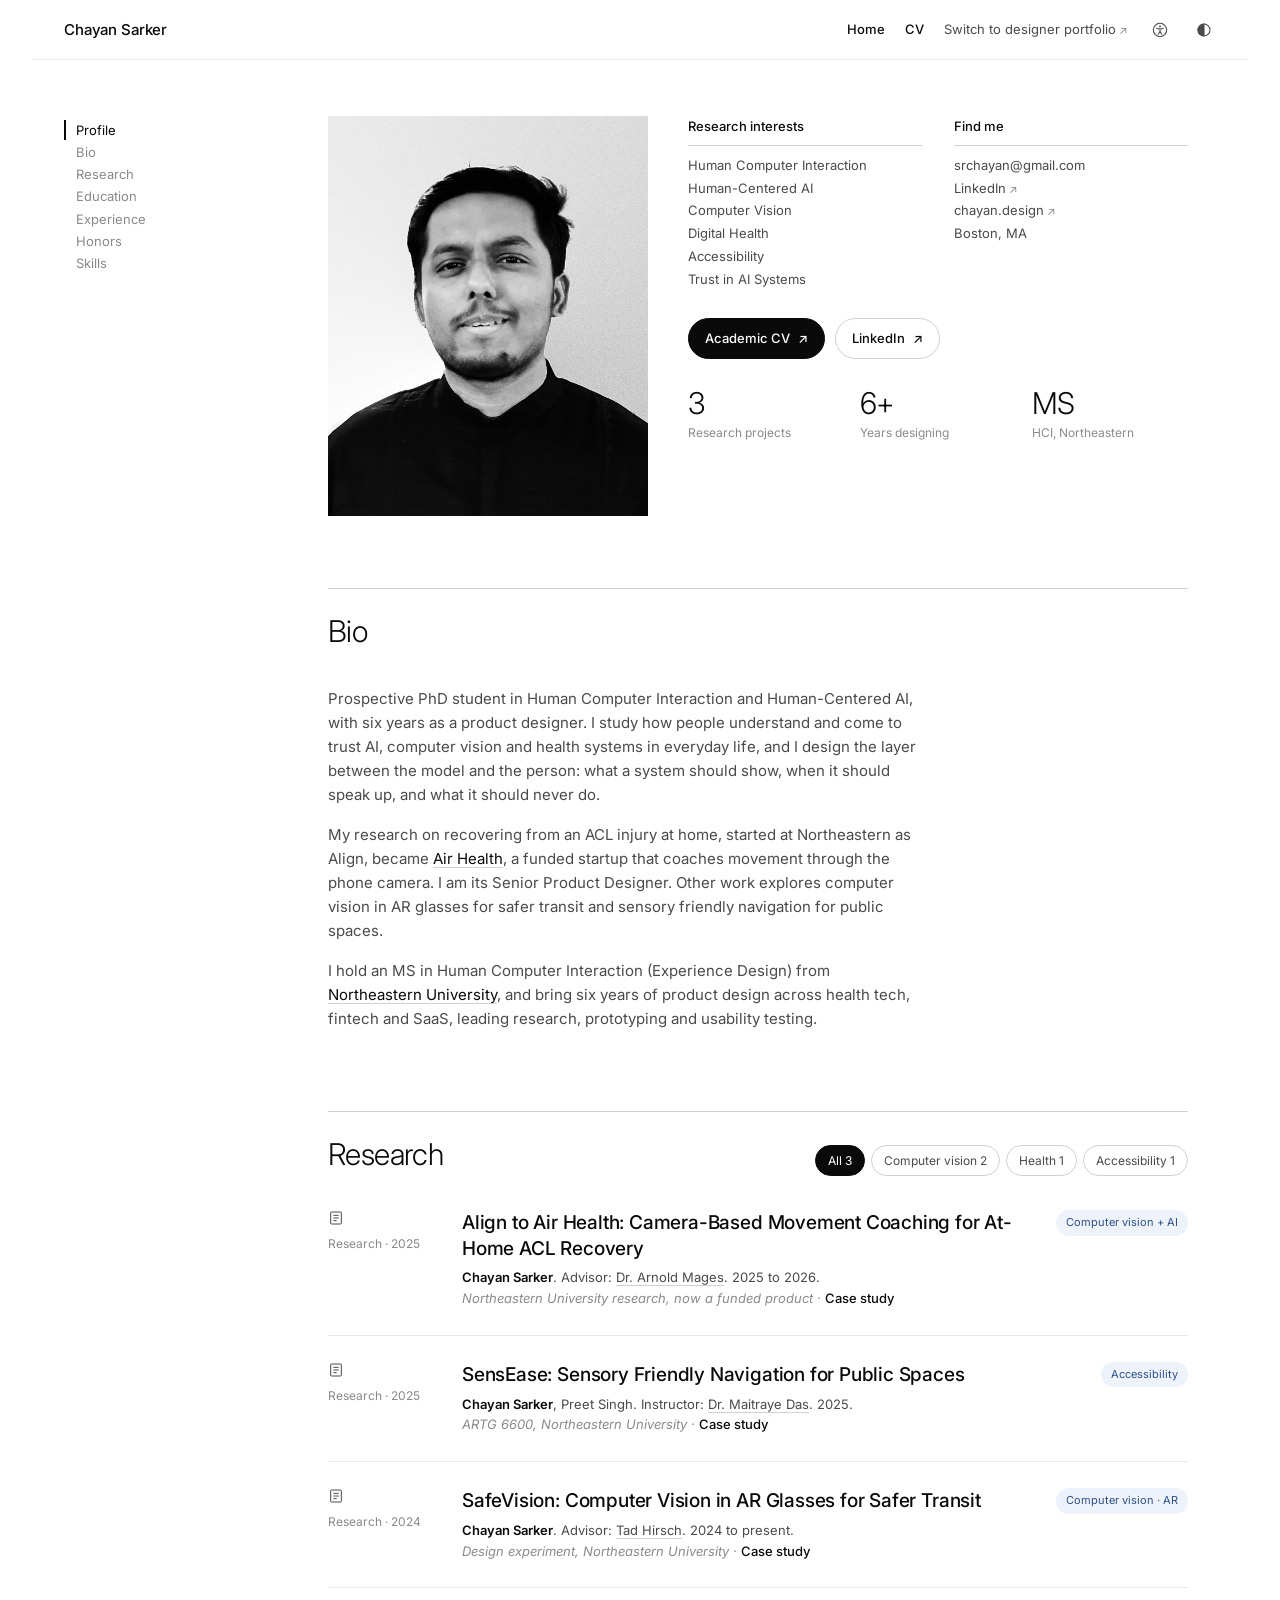
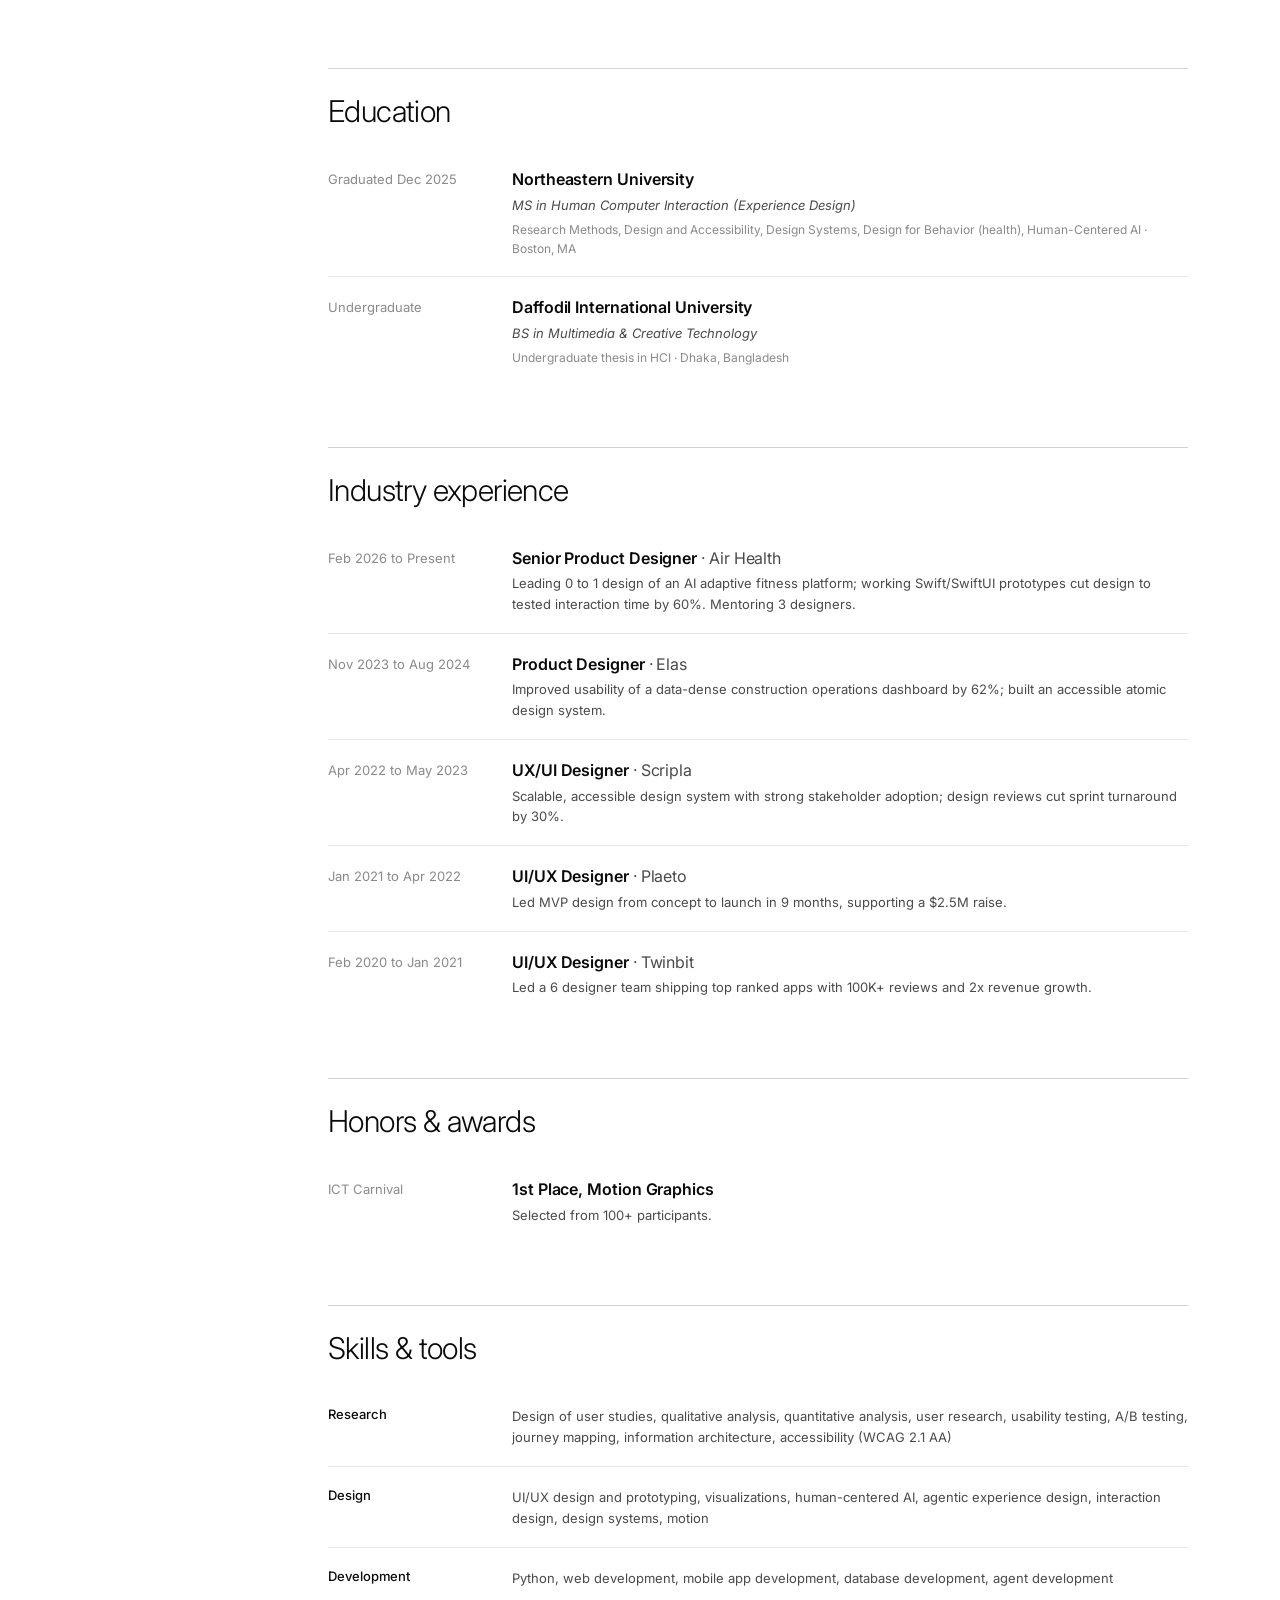
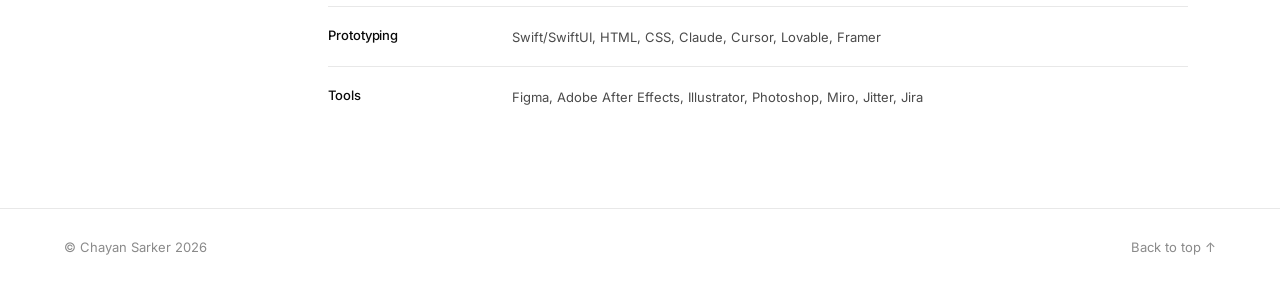
<file: index.html>
<!DOCTYPE html>
<html lang="en">
<head>
<meta charset="utf-8" />
<meta name="viewport" content="width=device-width, initial-scale=1" />
<title>Chayan Sarker · Academic profile</title>
<meta name="description" content="Chayan Sarker is a designer and researcher in human computer interaction, working on AI, computer vision and health, and how people come to trust these systems in everyday life." />
<link rel="icon" href="assets/favicon.png?v=2" type="image/png" />
<link rel="apple-touch-icon" href="assets/apple-touch-icon.png" />

<link rel="preconnect" href="https://fonts.googleapis.com" />
<link rel="preconnect" href="https://fonts.gstatic.com" crossorigin />
<link href="https://fonts.googleapis.com/css2?family=Inter:ital,wght@0,300;0,400;0,500;0,600;1,400&display=swap" rel="stylesheet" />
<link rel="stylesheet" href="home.css?v=16" />

<script>
  (function () {
    var saved = null;
    try { saved = localStorage.getItem("theme"); } catch (e) {}
    var dark = saved ? saved === "dark" : matchMedia("(prefers-color-scheme: dark)").matches;
    document.documentElement.setAttribute("data-theme", dark ? "dark" : "light");
    try {
      var a = JSON.parse(localStorage.getItem("a11y")) || {}, r = document.documentElement;
      ["size","lh","ls","ws"].forEach(function (k) { if (a[k]) r.setAttribute("data-a11y-" + k, a[k]); });
      if (a.font) r.setAttribute("data-a11y-font", a.font);
      if (a.contrast) r.setAttribute("data-contrast", a.contrast);
      if (a.inputs) r.setAttribute("data-a11y-inputs", "on");
      if (a.motion) r.setAttribute("data-a11y-motion", "off");
    } catch (e) {}
  })();
</script>
</head>

<body id="top">

<header class="topbar">
  <div class="topbar-inner">
    <a class="brand" href="#top">Chayan Sarker</a>
    <div class="topbar-right">
      <a class="nav-link" href="#top">Home</a>
      <a class="nav-link" href="https://drive.google.com/file/d/1RV18TDG1cDBnGWZVuBGNNlk-Ste_xjFC/view?usp=sharing" target="_blank" rel="noopener">CV</a>
      <a class="hide-sm ext" href="https://www.chayan.design" target="_blank" rel="noopener">Switch to designer portfolio</a>
      <button class="theme-btn" id="a11y-btn" aria-label="Accessibility settings" aria-controls="a11y-panel" aria-expanded="false">
        <svg viewBox="0 0 24 24" fill="none" stroke="currentColor" stroke-width="1.6" stroke-linecap="round" aria-hidden="true"><circle cx="12" cy="12" r="10"/><circle cx="12" cy="6.8" r="1.4" fill="currentColor" stroke="none"/><path d="M7 9.6l5 1 5-1M12 10.6v3.4M12 14l-2.6 4.4M12 14l2.6 4.4"/></svg>
      </button>
      <button class="theme-btn" id="theme-btn" aria-label="Toggle dark mode">
        <svg viewBox="0 0 24 24" fill="none" stroke="currentColor" stroke-width="1.6" aria-hidden="true"><circle cx="12" cy="12" r="9"/><path d="M12 3a9 9 0 0 0 0 18z" fill="currentColor"/></svg>
      </button>
    </div>
  </div>
</header>

<main class="page">

  <h1 class="sr-only">Chayan Sarker</h1>

  <div class="layout">
    <nav class="toc" id="toc" aria-label="On this page">
      <a href="#profile" class="active">Profile</a>
      <a href="#bio">Bio</a>
      <a href="#research">Research</a>
      <a href="#education">Education</a>
      <a href="#experience">Experience</a>
      <a href="#honors">Honors</a>
      <a href="#skills">Skills</a>
    </nav>

    <div class="content">

      <!-- Profile -->
      <section class="profile" id="profile">
        <div class="portrait"><img src="assets/portrait.jpg?v=6" alt="Photo of Chayan Sarker" width="1400" height="1400" /></div>

        <div class="facts">
          <div class="fact">
            <p class="fact-head">Research interests</p>
            <ul>
              <li>Human Computer Interaction</li>
              <li>Human-Centered AI</li>
              <li>Computer Vision</li>
              <li>Digital Health</li>
              <li>Accessibility</li>
              <li>Trust in AI Systems</li>
            </ul>
          </div>
          <div class="fact">
            <p class="fact-head">Find me</p>
            <ul>
              <li><a href="mailto:srchayan@gmail.com">srchayan@gmail.com</a></li>
              <li><a class="ext" href="https://www.linkedin.com/in/thechayansarker" target="_blank" rel="noopener">LinkedIn</a></li>
              <li><a class="ext" href="https://www.chayan.design" target="_blank" rel="noopener">chayan.design</a></li>
              <li>Boston, MA</li>
            </ul>
          </div>

          <div class="actions">
            <a class="btn primary" href="https://drive.google.com/file/d/1RV18TDG1cDBnGWZVuBGNNlk-Ste_xjFC/view?usp=sharing" target="_blank" rel="noopener">Academic CV <span aria-hidden="true">&#8599;</span></a>
            <a class="btn" href="https://www.linkedin.com/in/thechayansarker" target="_blank" rel="noopener">LinkedIn <span aria-hidden="true">&#8599;</span></a>          </div>

          <div class="stats">
            <div class="stat"><b>3</b><span>Research projects</span></div>
            <div class="stat"><b>6+</b><span>Years designing</span></div>
            <div class="stat"><b>MS</b><span>HCI, Northeastern</span></div>
          </div>
        </div>
      </section>

      <!-- Bio -->
      <section class="sec bio" id="bio">
        <div class="sec-head"><h2>Bio</h2></div>
        <p>Prospective PhD student in Human Computer Interaction and Human-Centered AI, with six years as a product designer. I study how people understand and come to trust AI, computer vision and health systems in everyday life, and I design the layer between the model and the person: what a system should show, when it should speak up, and what it should never do.</p>
        <p>My research on recovering from an ACL injury at home, started at Northeastern as Align, became <a href="https://www.airhealth.co" target="_blank" rel="noopener">Air Health</a>, a funded startup that coaches movement through the phone camera. I am its Senior Product Designer. Other work explores computer vision in AR glasses for safer transit and sensory friendly navigation for public spaces.</p>
        <p>I hold an MS in Human Computer Interaction (Experience Design) from <a href="https://www.northeastern.edu" target="_blank" rel="noopener">Northeastern University</a>, and bring six years of product design across health tech, fintech and SaaS, leading research, prototyping and usability testing.</p>
      </section>

      <!-- Research -->
      <section class="sec" id="research">
        <span id="work"></span>
        <div class="sec-head">
          <h2>Research</h2>
          <div class="filters" id="filters" role="group" aria-label="Filter research">
            <button type="button" data-f="all" aria-pressed="true">All 3</button>
            <button type="button" data-f="cv" aria-pressed="false">Computer vision 2</button>
            <button type="button" data-f="health" aria-pressed="false">Health 1</button>
            <button type="button" data-f="a11y" aria-pressed="false">Accessibility 1</button>
          </div>
        </div>

        <ul class="entries" id="entries">
          <li class="entry" data-tags="cv health">
            <div class="entry-type">
              <svg viewBox="0 0 24 24" fill="none" stroke="currentColor" stroke-width="1.5" aria-hidden="true"><rect x="4" y="3" width="16" height="18" rx="1.5"/><path d="M8 8h8M8 12h8M8 16h5"/></svg>
              Research · 2025
            </div>
            <div>
              <h3><a href="work/air-health/">Align to Air Health: Camera-Based Movement Coaching for At-Home ACL Recovery</a></h3>
              <p class="meta"><b>Chayan Sarker</b>. Advisor: <a href="https://camd.northeastern.edu/people/michael-arnold-mages/" target="_blank" rel="noopener">Dr. Arnold Mages</a>. 2025 to 2026.</p>
              <p class="venue">Northeastern University research, now a funded product · <a href="work/air-health/">Case study</a></p>
            </div>
            <span class="tag">Computer vision + AI</span>
          </li>

          <li class="entry" data-tags="a11y">
            <div class="entry-type">
              <svg viewBox="0 0 24 24" fill="none" stroke="currentColor" stroke-width="1.5" aria-hidden="true"><rect x="4" y="3" width="16" height="18" rx="1.5"/><path d="M8 8h8M8 12h8M8 16h5"/></svg>
              Research · 2025
            </div>
            <div>
              <h3><a href="work/sensease/">SensEase: Sensory Friendly Navigation for Public Spaces</a></h3>
              <p class="meta"><b>Chayan Sarker</b>, Preet Singh. Instructor: <a href="https://www.khoury.northeastern.edu/people/maitraye-das/" target="_blank" rel="noopener">Dr. Maitraye Das</a>. 2025.</p>
              <p class="venue">ARTG 6600, Northeastern University · <a href="work/sensease/">Case study</a></p>
            </div>
            <span class="tag">Accessibility</span>
          </li>

          <li class="entry" data-tags="cv">
            <div class="entry-type">
              <svg viewBox="0 0 24 24" fill="none" stroke="currentColor" stroke-width="1.5" aria-hidden="true"><rect x="4" y="3" width="16" height="18" rx="1.5"/><path d="M8 8h8M8 12h8M8 16h5"/></svg>
              Research · 2024
            </div>
            <div>
              <h3><a href="work/safevision/">SafeVision: Computer Vision in AR Glasses for Safer Transit</a></h3>
              <p class="meta"><b>Chayan Sarker</b>. Advisor: <a href="https://camd.northeastern.edu/people/tad-hirsch/" target="_blank" rel="noopener">Tad Hirsch</a>. 2024 to present.</p>
              <p class="venue">Design experiment, Northeastern University · <a href="work/safevision/">Case study</a></p>
            </div>
            <span class="tag">Computer vision · AR</span>
          </li>
        </ul>
      </section>



      <!-- Education -->
      <section class="sec" id="education">
        <div class="sec-head"><h2>Education</h2></div>
        <div class="rows">
          <div class="row">
            <p class="when">Graduated Dec 2025</p>
            <div>
              <h3>Northeastern University</h3>
              <p class="sub">MS in Human Computer Interaction (Experience Design)</p>
              <p class="small">Research Methods, Design and Accessibility, Design Systems, Design for Behavior (health), Human-Centered AI · Boston, MA</p>
            </div>
          </div>
          <div class="row">
            <p class="when">Undergraduate</p>
            <div>
              <h3>Daffodil International University</h3>
              <p class="sub">BS in Multimedia &amp; Creative Technology</p>
              <p class="small">Undergraduate thesis in HCI · Dhaka, Bangladesh</p>
            </div>
          </div>
        </div>
      </section>

      <!-- Industry experience -->
      <section class="sec" id="experience">
        <div class="sec-head"><h2>Industry experience</h2></div>
        <div class="rows">
          <div class="row">
            <p class="when">Feb 2026 to Present</p>
            <div>
              <h3>Senior Product Designer <span>· Air Health</span></h3>
              <p>Leading 0 to 1 design of an AI adaptive fitness platform; working Swift/SwiftUI prototypes cut design to tested interaction time by 60%. Mentoring 3 designers.</p>
            </div>
          </div>
          <div class="row">
            <p class="when">Nov 2023 to Aug 2024</p>
            <div>
              <h3>Product Designer <span>· Elas</span></h3>
              <p>Improved usability of a data-dense construction operations dashboard by 62%; built an accessible atomic design system.</p>
            </div>
          </div>
          <div class="row">
            <p class="when">Apr 2022 to May 2023</p>
            <div>
              <h3>UX/UI Designer <span>· Scripla</span></h3>
              <p>Scalable, accessible design system with strong stakeholder adoption; design reviews cut sprint turnaround by 30%.</p>
            </div>
          </div>
          <div class="row">
            <p class="when">Jan 2021 to Apr 2022</p>
            <div>
              <h3>UI/UX Designer <span>· Plaeto</span></h3>
              <p>Led MVP design from concept to launch in 9 months, supporting a $2.5M raise.</p>
            </div>
          </div>
          <div class="row">
            <p class="when">Feb 2020 to Jan 2021</p>
            <div>
              <h3>UI/UX Designer <span>· Twinbit</span></h3>
              <p>Led a 6 designer team shipping top ranked apps with 100K+ reviews and 2x revenue growth.</p>
            </div>
          </div>
        </div>
      </section>

      <!-- Honors -->
      <section class="sec" id="honors">
        <div class="sec-head"><h2>Honors &amp; awards</h2></div>
        <div class="rows">
          <div class="row">
            <p class="when">ICT Carnival</p>
            <div>
              <h3>1st Place, Motion Graphics</h3>
              <p>Selected from 100+ participants.</p>
            </div>
          </div>
        </div>
      </section>

      <!-- Skills -->
      <section class="sec" id="skills">
        <div class="sec-head"><h2>Skills &amp; tools</h2></div>
        <div class="rows skills">
          <div class="row"><h3>Research</h3><p>Design of user studies, qualitative analysis, quantitative analysis, user research, usability testing, A/B testing, journey mapping, information architecture, accessibility (WCAG 2.1 AA)</p></div>
          <div class="row"><h3>Design</h3><p>UI/UX design and prototyping, visualizations, human-centered AI, agentic experience design, interaction design, design systems, motion</p></div>
          <div class="row"><h3>Development</h3><p>Python, web development, mobile app development, database development, agent development</p></div>
          <div class="row"><h3>Prototyping</h3><p>Swift/SwiftUI, HTML, CSS, Claude, Cursor, Lovable, Framer</p></div>
          <div class="row"><h3>Tools</h3><p>Figma, Adobe After Effects, Illustrator, Photoshop, Miro, Jitter, Jira</p></div>
        </div>
      </section>

    </div>
  </div>
</main>

<footer class="foot">
  <div class="foot-inner">
    <div class="foot-bottom">
      <span>&copy; Chayan Sarker <span id="year">2026</span></span>
      <a href="#top">Back to top &#8593;</a>
    </div>
  </div>
</footer>

<script src="site.js?v=1"></script>
<script>
(function () {
  // Research filters
  var buttons = document.querySelectorAll("#filters button");
  var entries = document.querySelectorAll("#entries .entry");
  buttons.forEach(function (b) {
    b.addEventListener("click", function () {
      var f = b.getAttribute("data-f");
      buttons.forEach(function (x) { x.setAttribute("aria-pressed", x === b ? "true" : "false"); });
      entries.forEach(function (e) {
        e.hidden = f !== "all" && e.getAttribute("data-tags").split(" ").indexOf(f) === -1;
      });
    });
  });
})();
</script>
<div class="a11y-scrim" id="a11y-scrim" hidden></div>
<aside class="a11y-panel" id="a11y-panel" role="dialog" aria-modal="true" aria-labelledby="a11y-heading" hidden>
  <div class="a11y-head">
    <h2 id="a11y-heading">Accessibility</h2>
    <button type="button" class="a11y-close" id="a11y-close" aria-label="Close accessibility settings">
      <svg viewBox="0 0 24 24" fill="none" stroke="currentColor" stroke-width="2" stroke-linecap="round" aria-hidden="true"><path d="M6 6l12 12M18 6L6 18"/></svg>
    </button>
  </div>
  <div class="a11y-body">
    <div class="a11y-group">
      <p class="a11y-title" id="a11y-size-t">Text Size</p>
      <p class="a11y-desc">Adjust text size</p>
      <div class="stepper" data-step="size" role="group" aria-labelledby="a11y-size-t">
        <button type="button" data-d="-1" aria-label="Decrease text size">&minus;</button>
        <output aria-live="polite">1</output>
        <button type="button" data-d="1" aria-label="Increase text size">+</button>
      </div>
    </div>
    <div class="a11y-group">
      <p class="a11y-title" id="a11y-lh-t">Line Spacing</p>
      <p class="a11y-desc">Adjust the spacing between lines of text</p>
      <div class="stepper" data-step="lh" role="group" aria-labelledby="a11y-lh-t">
        <button type="button" data-d="-1" aria-label="Decrease line spacing">&minus;</button>
        <output aria-live="polite">1</output>
        <button type="button" data-d="1" aria-label="Increase line spacing">+</button>
      </div>
    </div>
    <div class="a11y-group">
      <p class="a11y-title" id="a11y-ls-t">Letter Spacing</p>
      <p class="a11y-desc">Adjust the spacing between letters</p>
      <div class="stepper" data-step="ls" role="group" aria-labelledby="a11y-ls-t">
        <button type="button" data-d="-1" aria-label="Decrease letter spacing">&minus;</button>
        <output aria-live="polite">1</output>
        <button type="button" data-d="1" aria-label="Increase letter spacing">+</button>
      </div>
    </div>
    <div class="a11y-group">
      <p class="a11y-title" id="a11y-ws-t">Word Spacing</p>
      <p class="a11y-desc">Adjust the spacing between words</p>
      <div class="stepper" data-step="ws" role="group" aria-labelledby="a11y-ws-t">
        <button type="button" data-d="-1" aria-label="Decrease word spacing">&minus;</button>
        <output aria-live="polite">1</output>
        <button type="button" data-d="1" aria-label="Increase word spacing">+</button>
      </div>
    </div>
    <div class="a11y-group">
      <label class="a11y-title" for="a11y-font">Text Style</label>
      <p class="a11y-desc">Change the font used</p>
      <select id="a11y-font">
        <option value="">No Preference</option>
        <option value="atkinson">Atkinson Hyperlegible</option>
        <option value="lexend">Lexend</option>
        <option value="serif">Serif</option>
        <option value="mono">Monospace</option>
      </select>
    </div>
    <div class="a11y-group">
      <p class="a11y-title" id="a11y-contrast-t">Contrast</p>
      <p class="a11y-desc">Change text and background colours</p>
      <div class="swatches" role="radiogroup" aria-labelledby="a11y-contrast-t">
        <button type="button" role="radio" class="swatch sw-default" data-contrast-opt="" aria-label="Default" aria-checked="false">Aa</button>
        <button type="button" role="radio" class="swatch sw-high" data-contrast-opt="high" aria-label="High contrast" aria-checked="false">Aa</button>
        <button type="button" role="radio" class="swatch sw-dark" data-contrast-opt="dark" aria-label="Dark, high contrast" aria-checked="false">Aa</button>
        <button type="button" role="radio" class="swatch sw-yellow-black" data-contrast-opt="yellow-black" aria-label="Yellow on black" aria-checked="false">Aa</button>
        <button type="button" role="radio" class="swatch sw-black-yellow" data-contrast-opt="black-yellow" aria-label="Black on yellow" aria-checked="false">Aa</button>
        <button type="button" role="radio" class="swatch sw-gray" data-contrast-opt="gray" aria-label="Grayscale" aria-checked="false">Aa</button>
      </div>
    </div>
    <div class="a11y-group a11y-row">
      <div>
        <p class="a11y-title" id="a11y-inputs-t">Enhance Inputs</p>
        <p class="a11y-desc">Emphasize links, buttons, menus, and other inputs</p>
      </div>
      <button type="button" class="switch" role="switch" aria-checked="false" aria-labelledby="a11y-inputs-t" data-toggle="inputs"><span class="sw-track"></span><span class="sw-label">OFF</span></button>
    </div>
    <div class="a11y-group a11y-row">
      <div>
        <p class="a11y-title" id="a11y-motion-t">Stop Motion</p>
        <p class="a11y-desc">Pause animations and transitions</p>
      </div>
      <button type="button" class="switch" role="switch" aria-checked="false" aria-labelledby="a11y-motion-t" data-toggle="motion"><span class="sw-track"></span><span class="sw-label">OFF</span></button>
    </div>
  </div>
  <div class="a11y-foot"><button type="button" id="a11y-reset">Reset to defaults</button></div>
</aside>

<script src="a11y.js?v=2"></script>
</body>
</html>
</file>
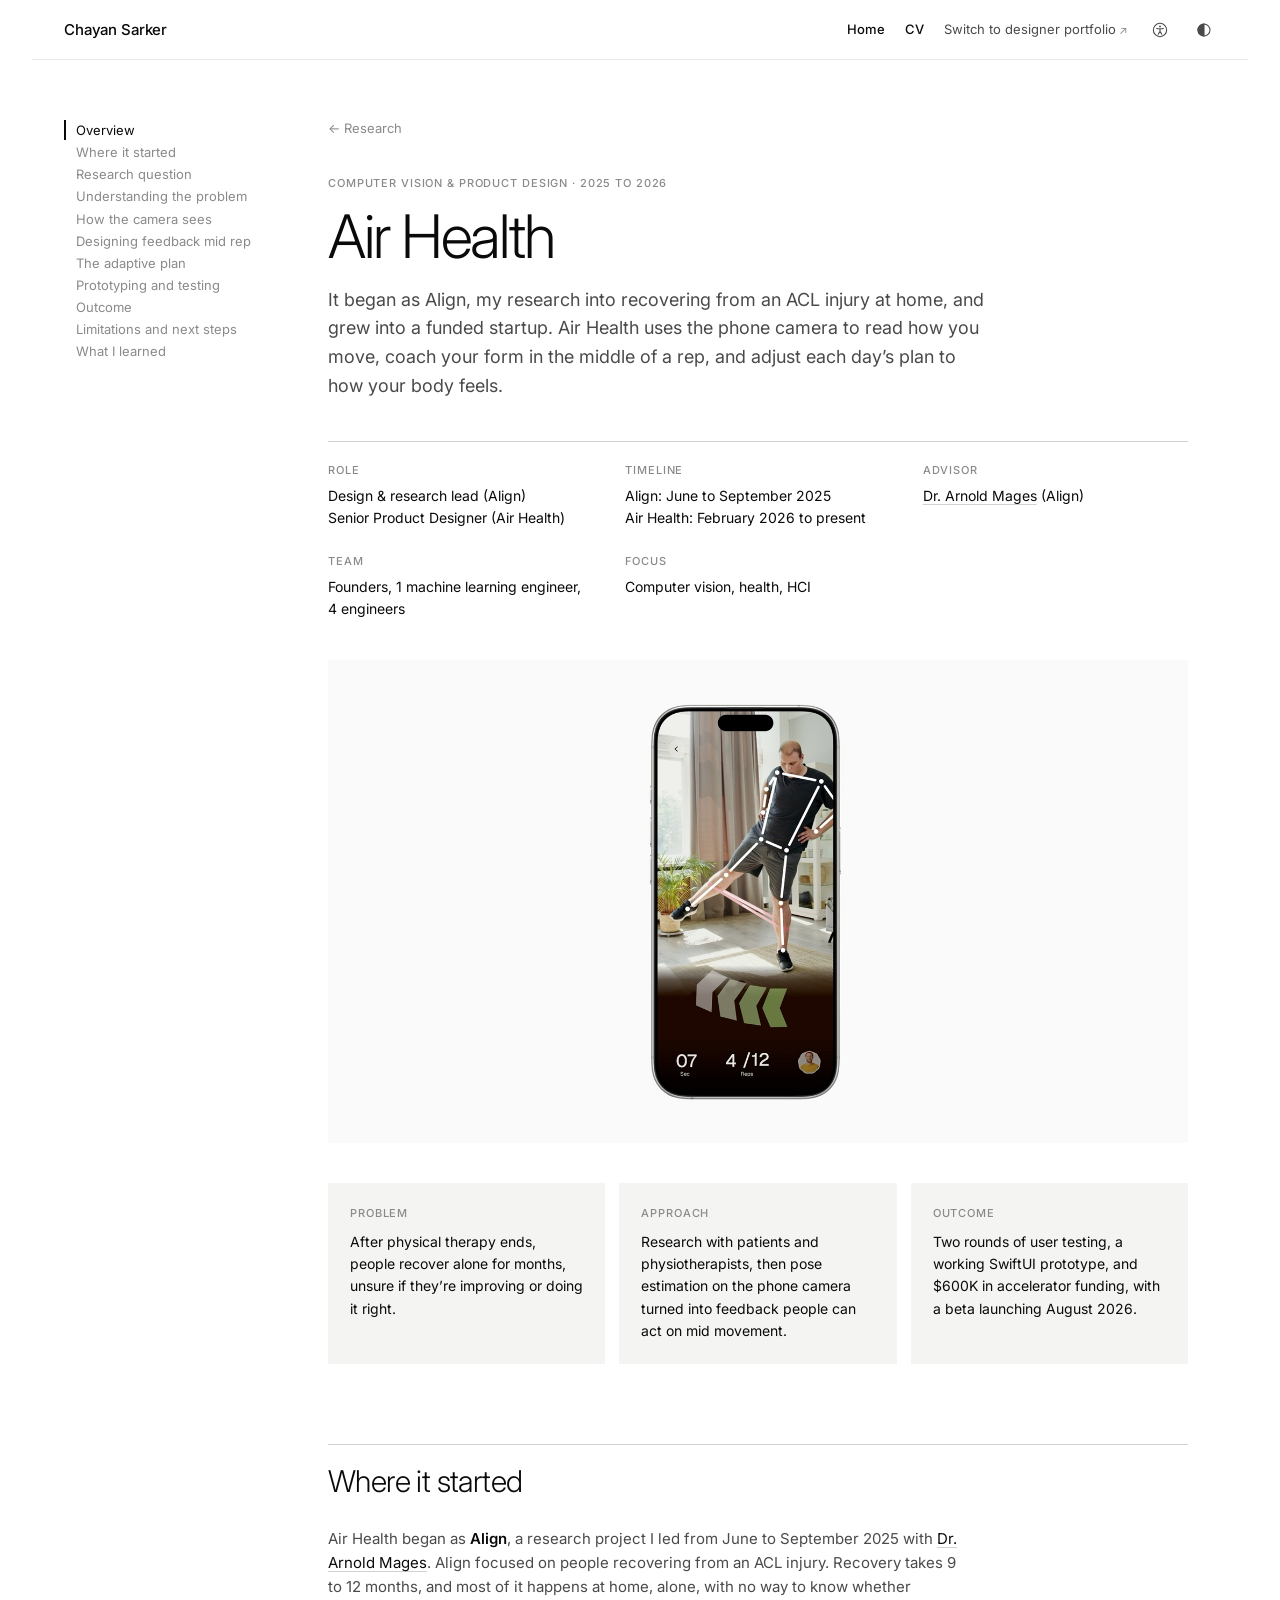
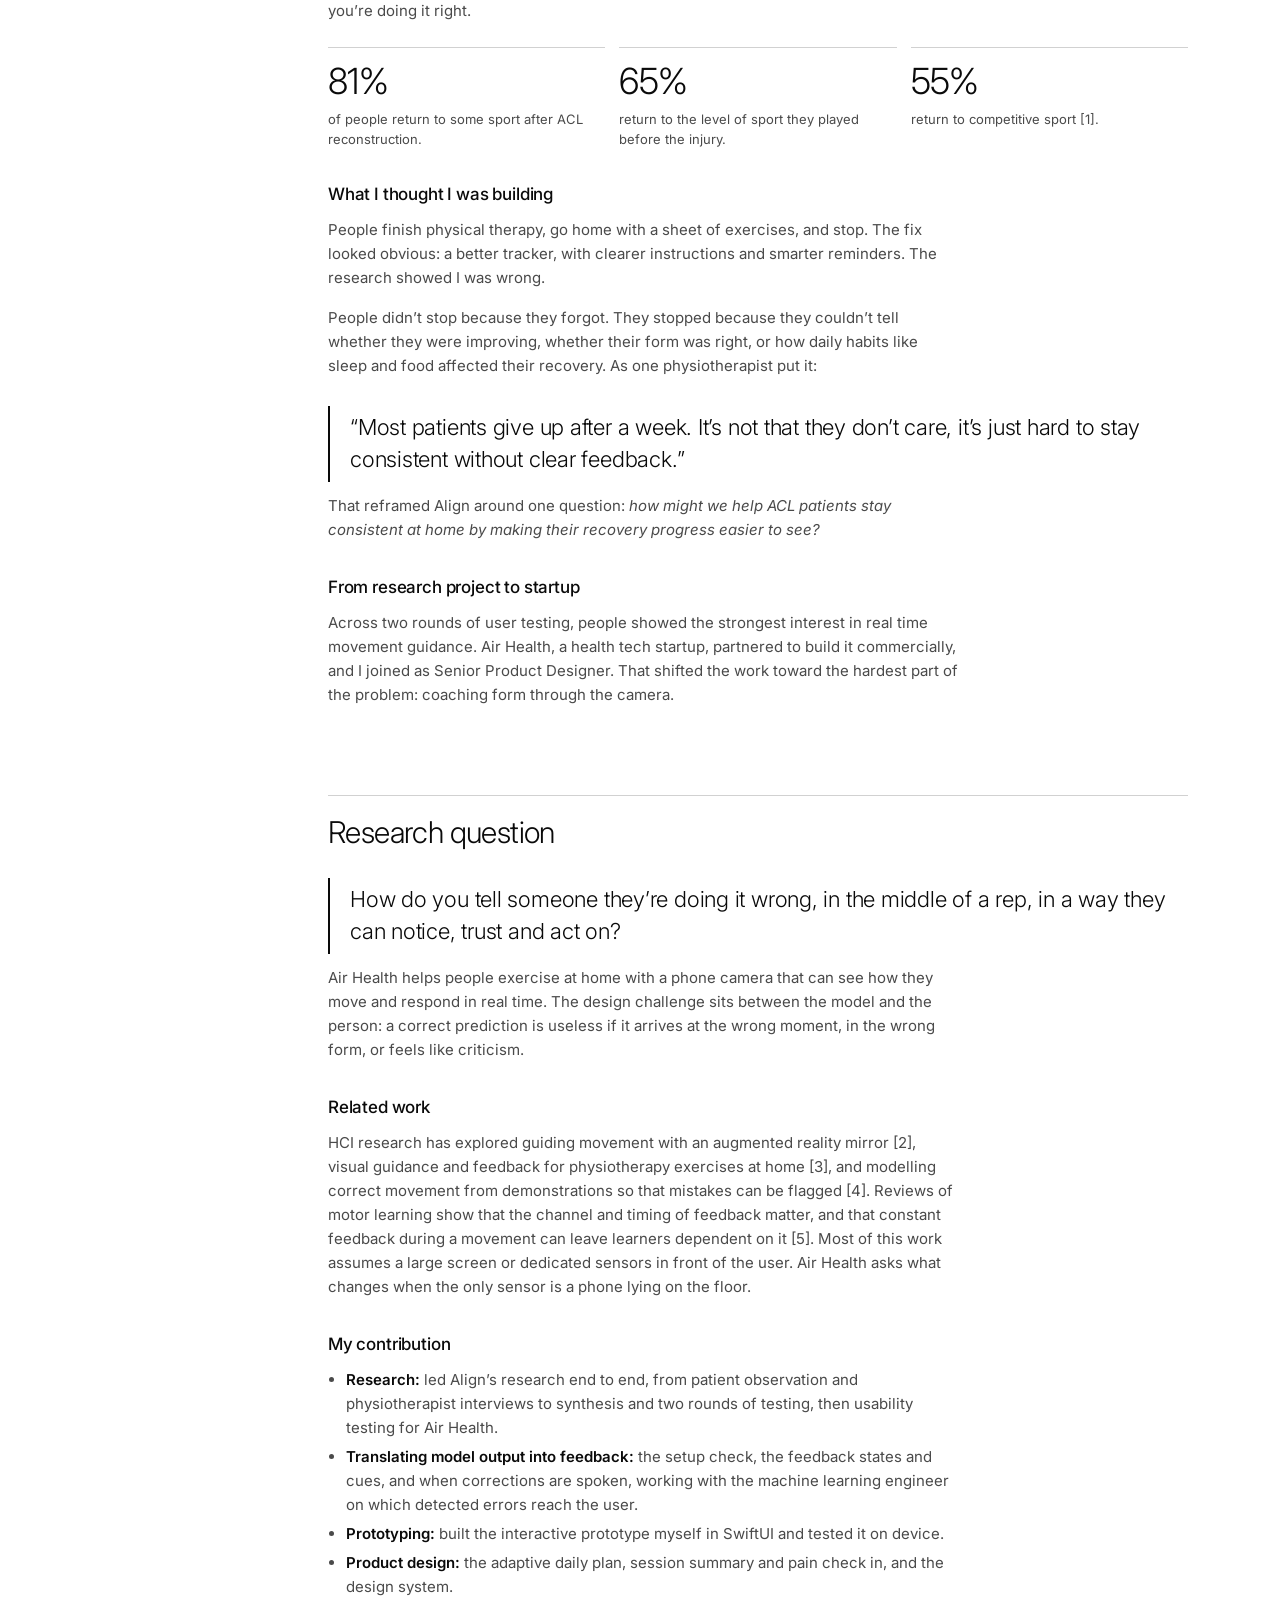
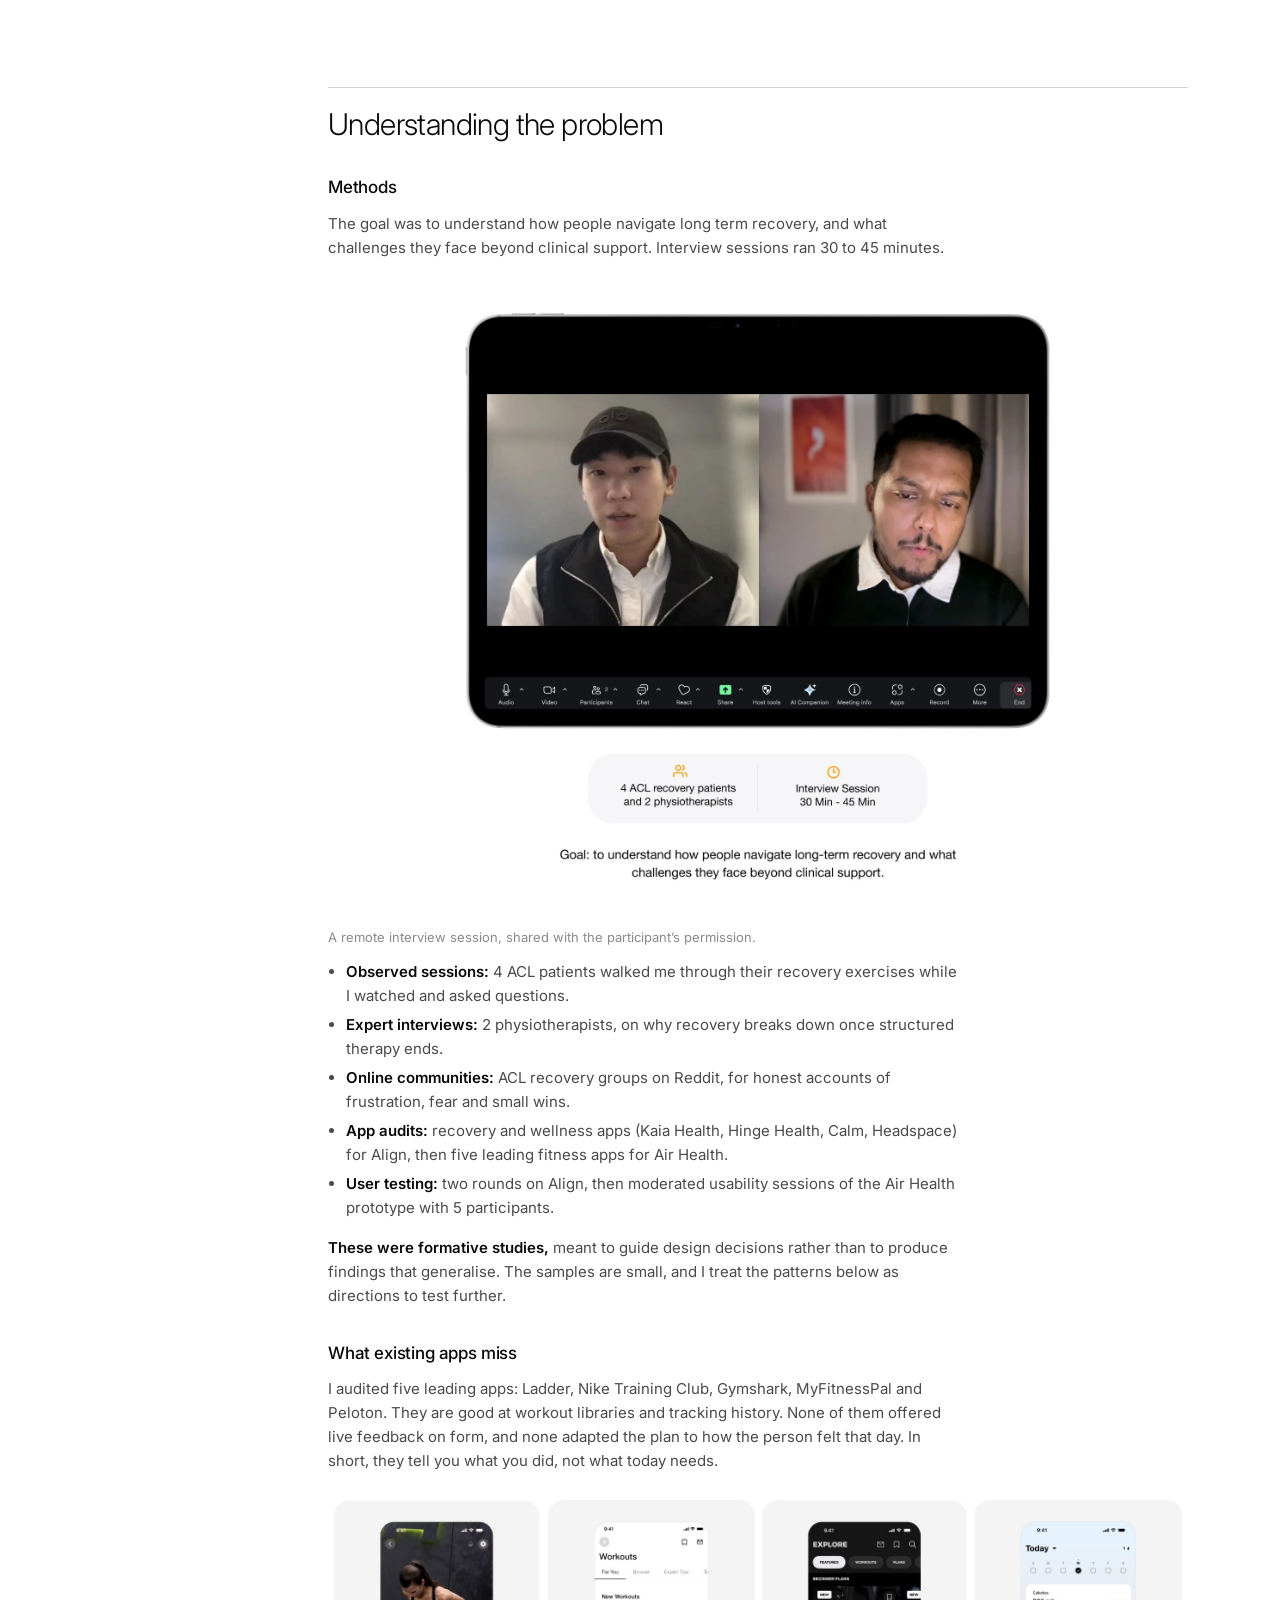
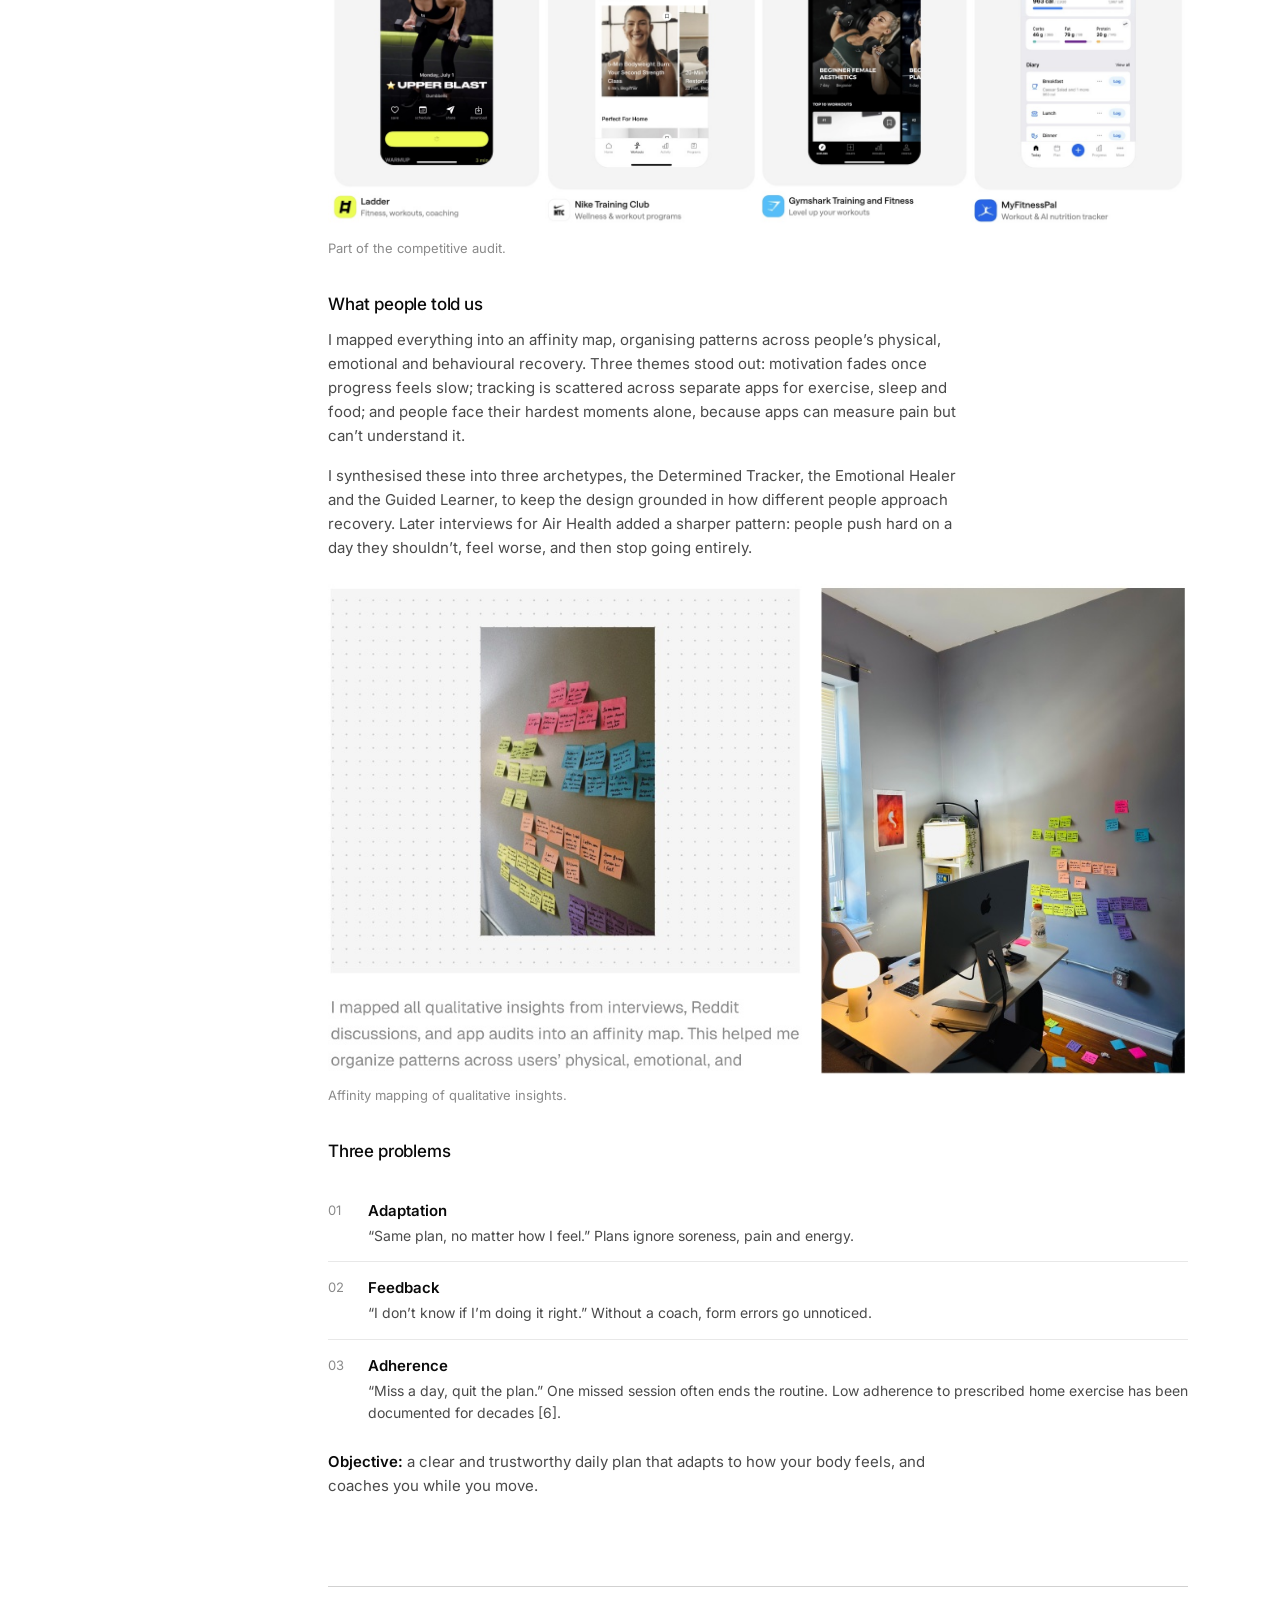
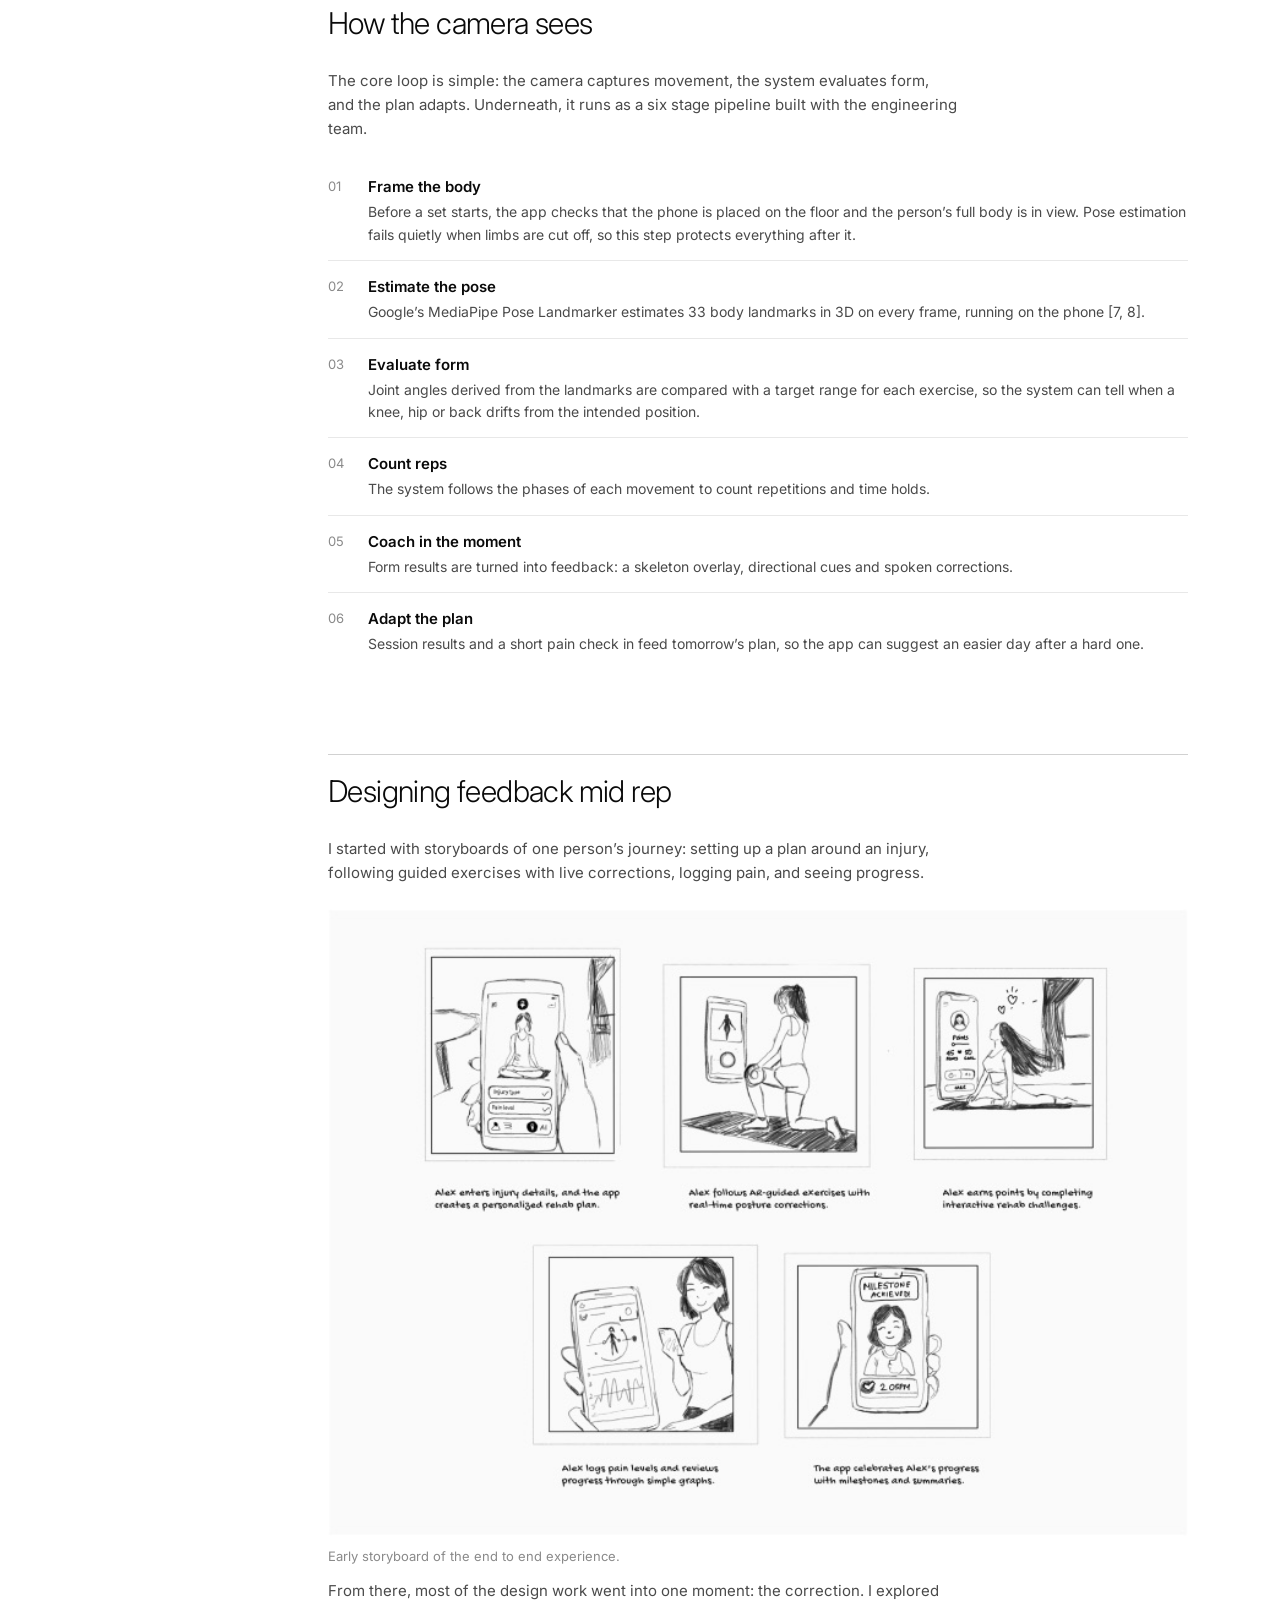
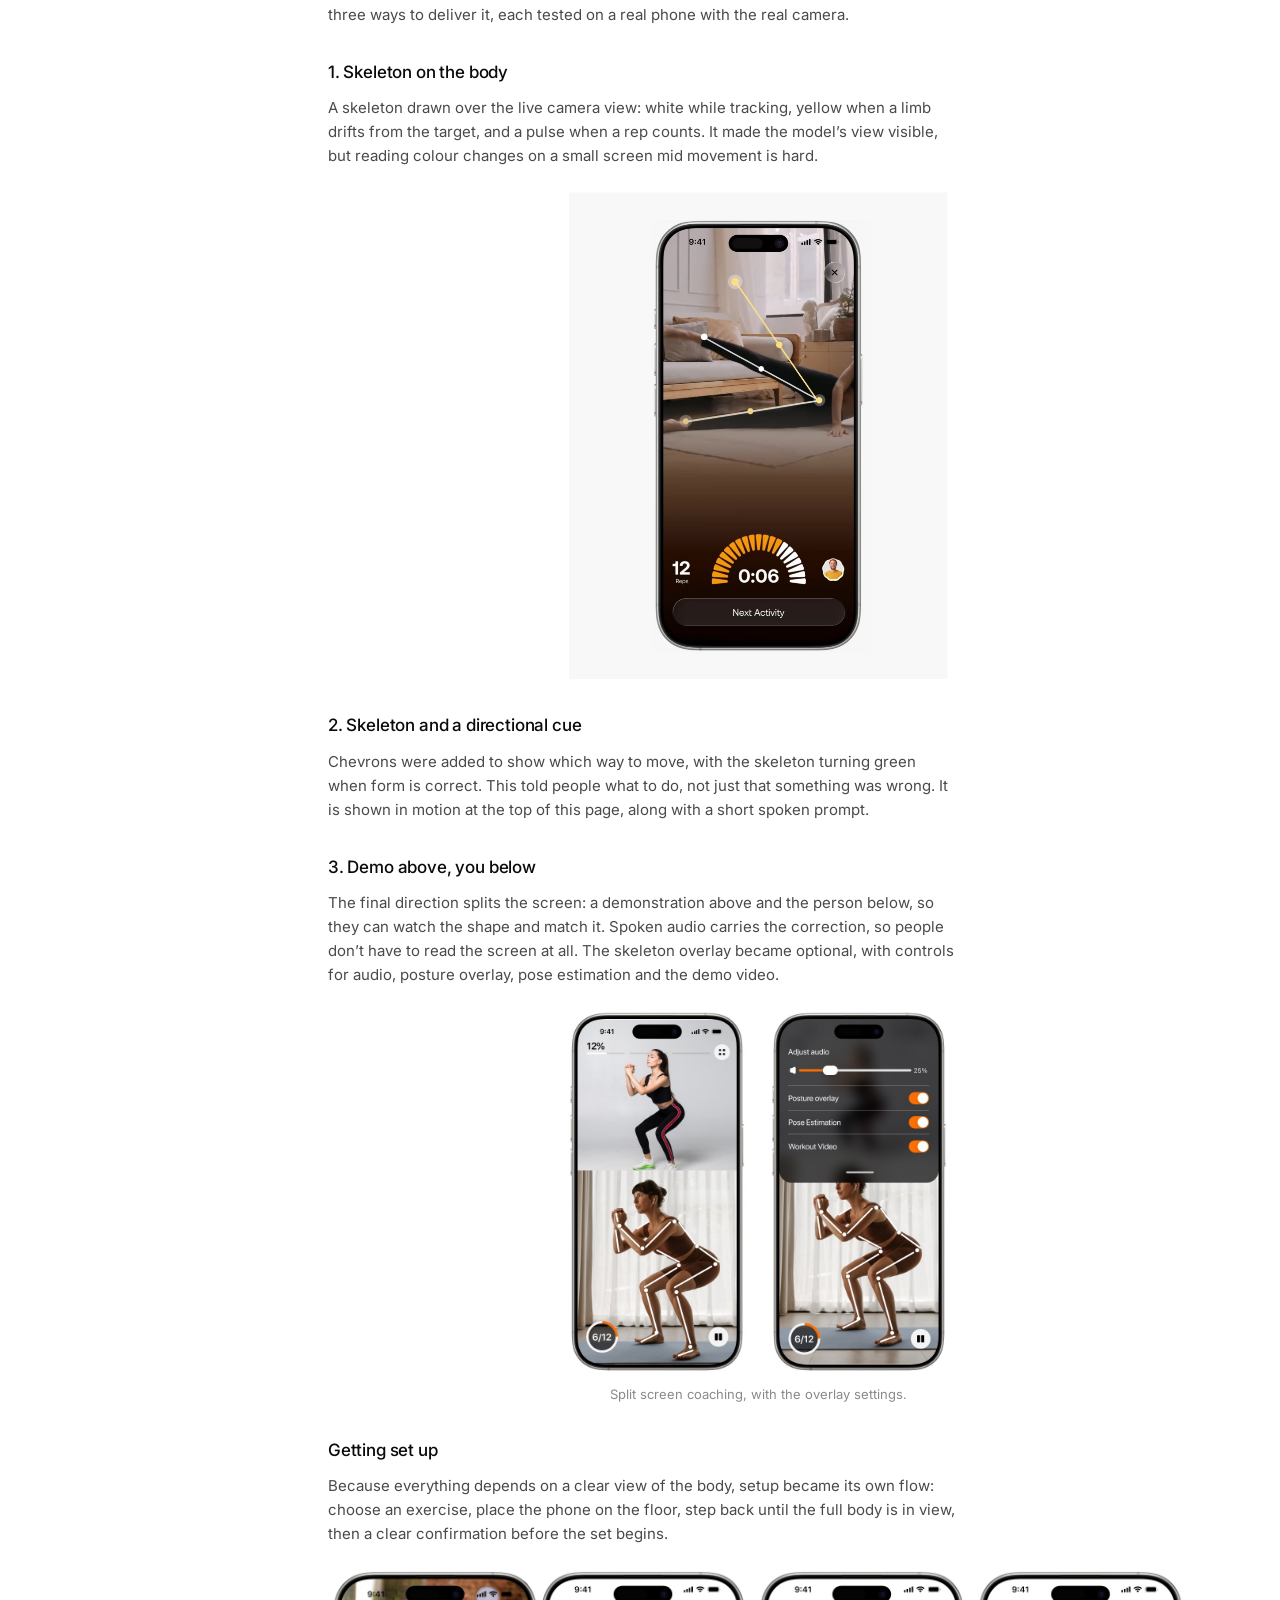
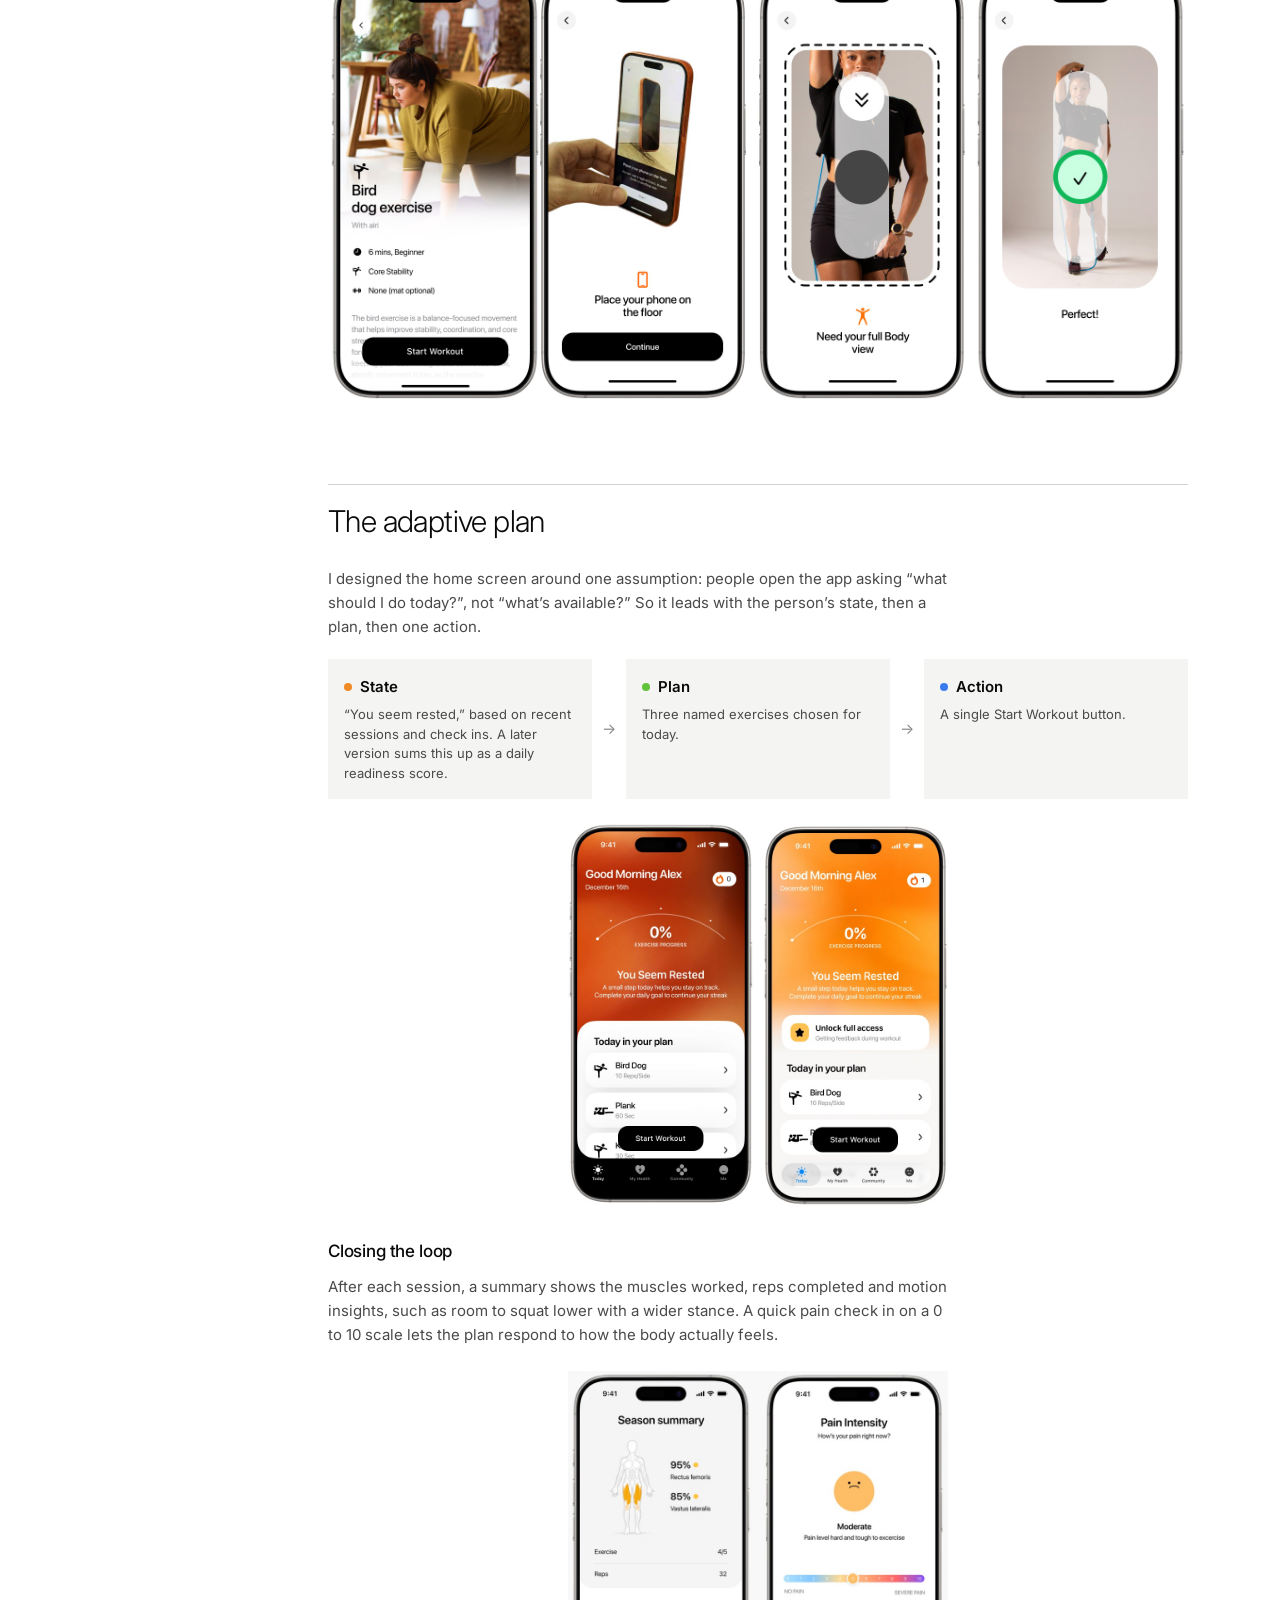
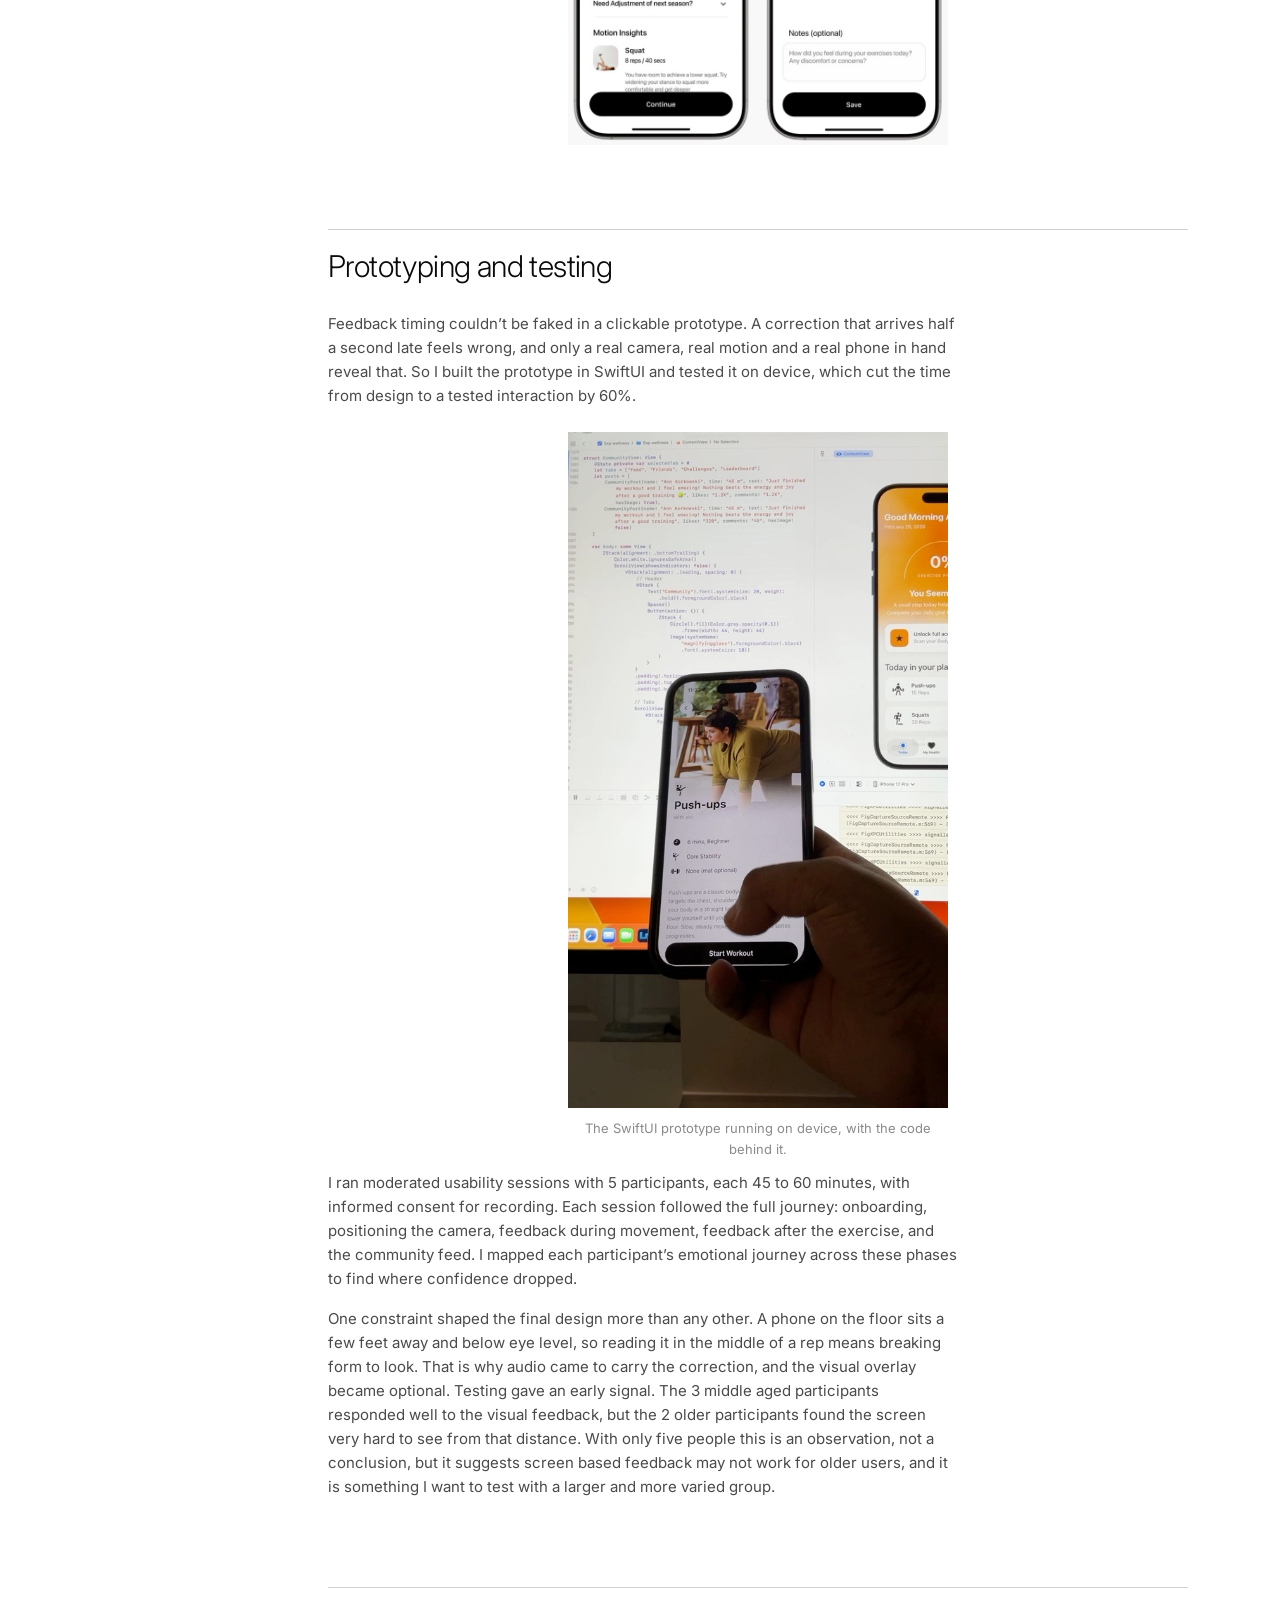
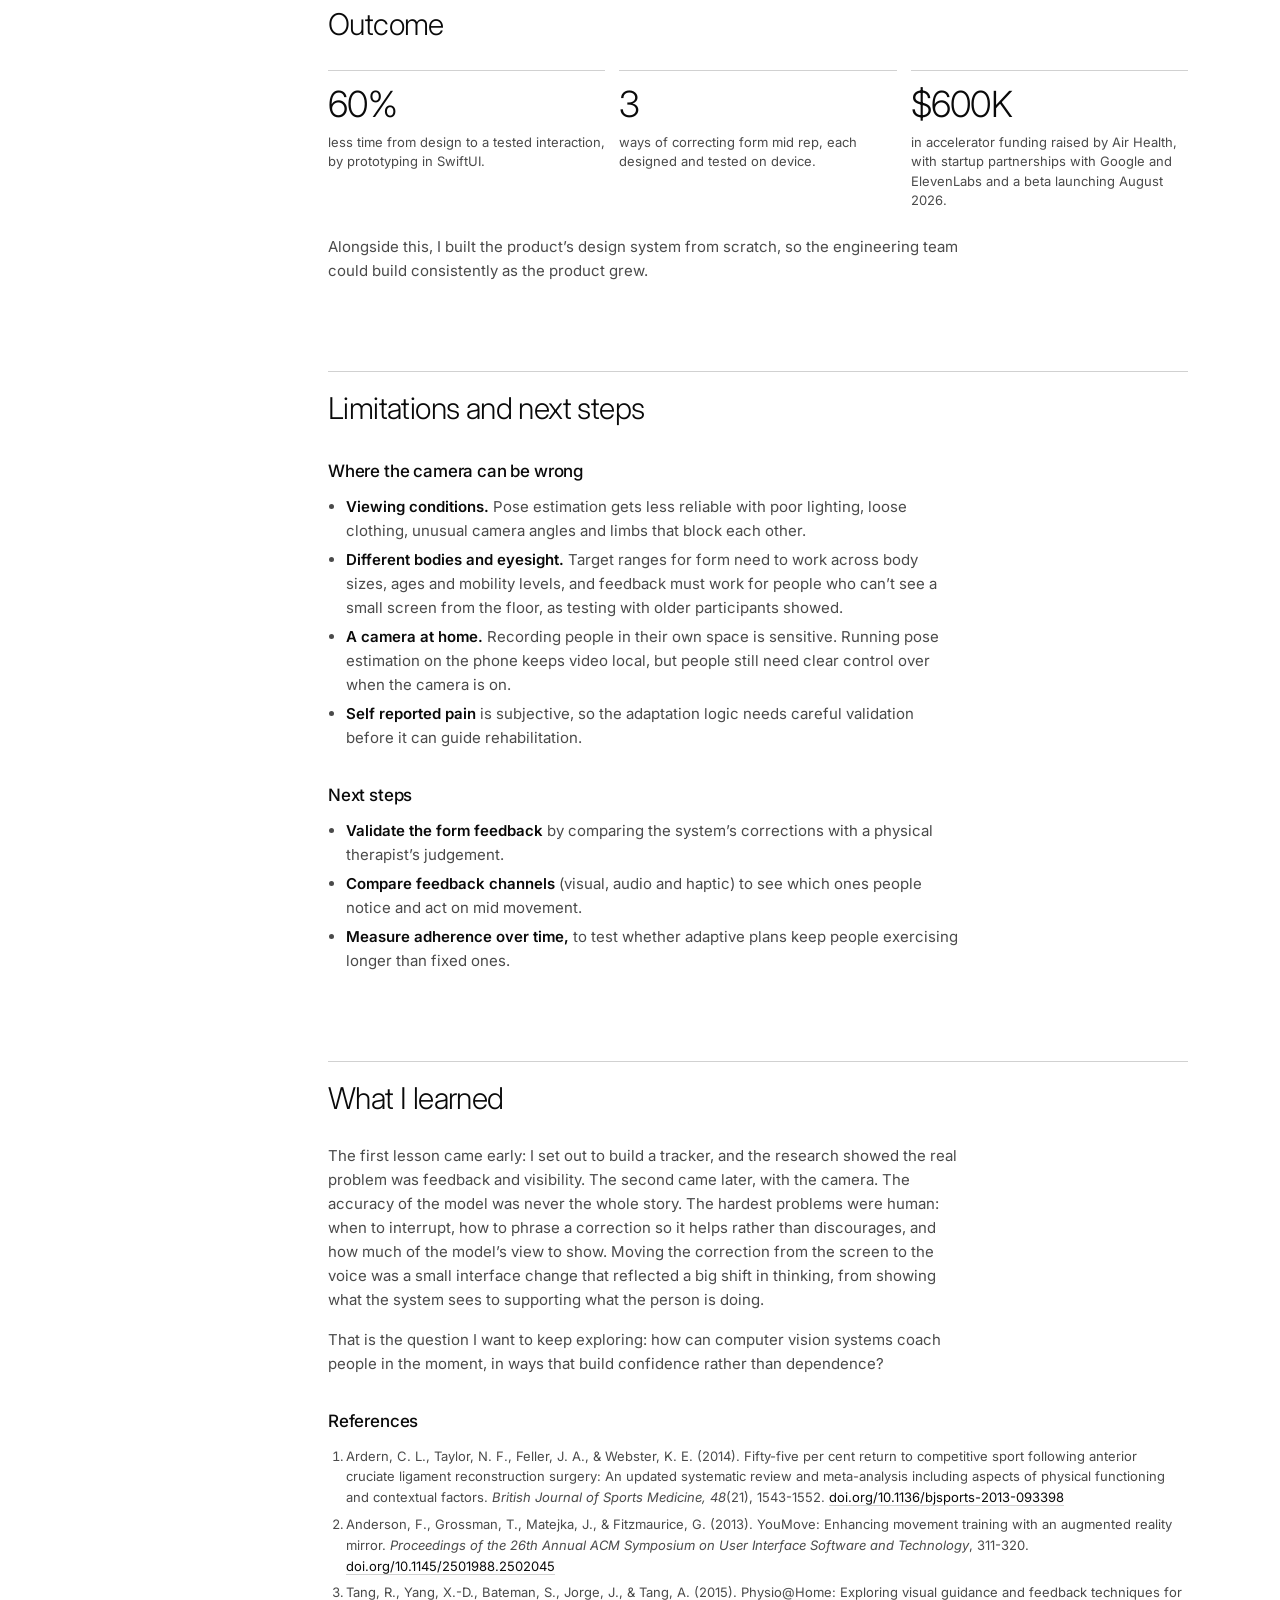
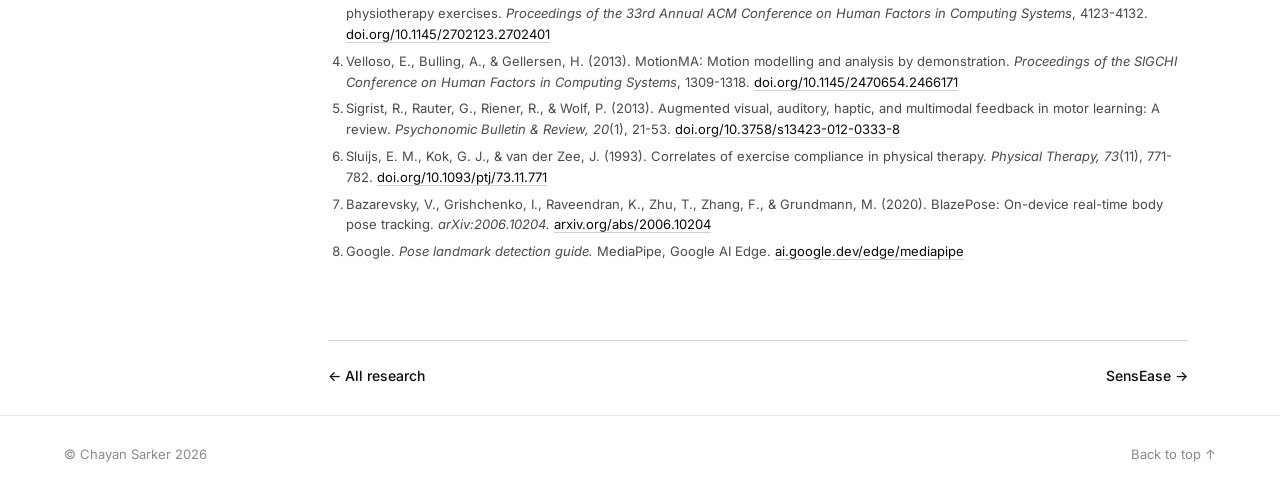
<file: work/air-health/index.html>
<!DOCTYPE html>
<html lang="en">
<head>
<meta charset="utf-8" />
<meta name="viewport" content="width=device-width, initial-scale=1" />
<title>Air Health case study, Chayan Sarker</title>
<meta name="description" content="Air Health grew from Align, a research project on ACL recovery, into an adaptive wellness platform that uses the phone camera to read body pose, coach form in the middle of a movement, and adapt each day's plan." />
<link rel="icon" href="../../assets/favicon.png?v=2" type="image/png" />
<link rel="apple-touch-icon" href="../../assets/apple-touch-icon.png" />

<link rel="preconnect" href="https://fonts.googleapis.com" />
<link rel="preconnect" href="https://fonts.gstatic.com" crossorigin />
<link href="https://fonts.googleapis.com/css2?family=Inter:ital,wght@0,300;0,400;0,500;0,600;1,400&display=swap" rel="stylesheet" />
<link rel="stylesheet" href="../../home.css?v=16" />
<link rel="stylesheet" href="../../case.css?v=2" />

<script>
  (function () {
    var saved = null;
    try { saved = localStorage.getItem("theme"); } catch (e) {}
    var dark = saved ? saved === "dark" : matchMedia("(prefers-color-scheme: dark)").matches;
    document.documentElement.setAttribute("data-theme", dark ? "dark" : "light");
    try {
      var a = JSON.parse(localStorage.getItem("a11y")) || {}, r = document.documentElement;
      ["size","lh","ls","ws"].forEach(function (k) { if (a[k]) r.setAttribute("data-a11y-" + k, a[k]); });
      if (a.font) r.setAttribute("data-a11y-font", a.font);
      if (a.contrast) r.setAttribute("data-contrast", a.contrast);
      if (a.inputs) r.setAttribute("data-a11y-inputs", "on");
      if (a.motion) r.setAttribute("data-a11y-motion", "off");
    } catch (e) {}
  })();
</script>
</head>

<body id="top">

<header class="topbar">
  <div class="topbar-inner">
    <a class="brand" href="../../">Chayan Sarker</a>
    <div class="topbar-right">
      <a class="nav-link" href="../../">Home</a>
      <a class="nav-link" href="https://drive.google.com/file/d/1RV18TDG1cDBnGWZVuBGNNlk-Ste_xjFC/view?usp=sharing" target="_blank" rel="noopener">CV</a>
      <a class="hide-sm ext" href="https://www.chayan.design" target="_blank" rel="noopener">Switch to designer portfolio</a>
      <button class="theme-btn" id="a11y-btn" aria-label="Accessibility settings" aria-controls="a11y-panel" aria-expanded="false">
        <svg viewBox="0 0 24 24" fill="none" stroke="currentColor" stroke-width="1.6" stroke-linecap="round" aria-hidden="true"><circle cx="12" cy="12" r="10"/><circle cx="12" cy="6.8" r="1.4" fill="currentColor" stroke="none"/><path d="M7 9.6l5 1 5-1M12 10.6v3.4M12 14l-2.6 4.4M12 14l2.6 4.4"/></svg>
      </button>
      <button class="theme-btn" id="theme-btn" aria-label="Toggle dark mode">
        <svg viewBox="0 0 24 24" fill="none" stroke="currentColor" stroke-width="1.6" aria-hidden="true"><circle cx="12" cy="12" r="9"/><path d="M12 3a9 9 0 0 0 0 18z" fill="currentColor"/></svg>
      </button>
    </div>
  </div>
</header>

<main class="page case">
  <div class="layout">
    <nav class="toc" id="toc" data-auto aria-label="On this page"></nav>
    <div class="content">

    <header class="case-hero">
      <a class="back" href="../../#research">&larr; Research</a>
      <p class="eyebrow">Computer vision &amp; product design &middot; 2025 to 2026</p>
      <h1>Air Health</h1>
      <p class="lede">It began as Align, my research into recovering from an ACL injury at home, and grew into a funded startup. Air Health uses the phone camera to read how you move, coach your form in the middle of a rep, and adjust each day&rsquo;s plan to how your body feels.</p>
      <dl class="case-meta">
        <div><dt>Role</dt><dd>Design &amp; research lead (Align)<br />Senior Product Designer (Air Health)</dd></div>
        <div><dt>Timeline</dt><dd>Align: June to September 2025<br />Air Health: February 2026 to present</dd></div>
        <div><dt>Advisor</dt><dd><a href="https://camd.northeastern.edu/people/michael-arnold-mages/" target="_blank" rel="noopener">Dr. Arnold Mages</a> (Align)</dd></div>
        <div><dt>Team</dt><dd>Founders, 1 machine learning engineer, 4 engineers</dd></div>
        <div><dt>Focus</dt><dd>Computer vision, health, HCI</dd></div>
      </dl>
    </header>

    <figure class="case-photo">
      <video class="auto-video" autoplay muted loop playsinline preload="auto" poster="images/hero-poster.jpg" width="1920" height="1080" aria-label="A loop through the Air Health app: the home screen shows a readiness score of 97 and today&rsquo;s goal, a spoken prompt says you are doing great, then the camera tracks a man doing a banded leg exercise with a skeleton overlay, green chevrons and a rep counter, before returning home.">
        <source src="media/hero.mp4" type="video/mp4" />
      </video>
    </figure>

    <div class="glance">
      <div><h4>Problem</h4><p>After physical therapy ends, people recover alone for months, unsure if they&rsquo;re improving or doing it right.</p></div>
      <div><h4>Approach</h4><p>Research with patients and physiotherapists, then pose estimation on the phone camera turned into feedback people can act on mid movement.</p></div>
      <div><h4>Outcome</h4><p>Two rounds of user testing, a working SwiftUI prototype, and $600K in accelerator funding, with a beta launching August 2026.</p></div>
    </div>

    
    <section id="origin">
      <div class="section-head" data-num="01">Where it started</div>
      <p>Air Health began as <strong>Align</strong>, a research project I led from June to September 2025 with <a href="https://camd.northeastern.edu/people/michael-arnold-mages/" target="_blank" rel="noopener">Dr. Arnold Mages</a>. Align focused on people recovering from an ACL injury. Recovery takes 9 to 12 months, and most of it happens at home, alone, with no way to know whether you&rsquo;re doing it right.</p>
      <div class="stat-pair three">
        <div><b>81%</b><span>of people return to some sport after ACL reconstruction.</span></div>
        <div><b>65%</b><span>return to the level of sport they played before the injury.</span></div>
        <div><b>55%</b><span>return to competitive sport [1].</span></div>
      </div>

      <h3>What I thought I was building</h3>
      <p>People finish physical therapy, go home with a sheet of exercises, and stop. The fix looked obvious: a better tracker, with clearer instructions and smarter reminders. The research showed I was wrong.</p>
      <p>People didn&rsquo;t stop because they forgot. They stopped because they couldn&rsquo;t tell whether they were improving, whether their form was right, or how daily habits like sleep and food affected their recovery. As one physiotherapist put it:</p>
      <blockquote class="hmw">&ldquo;Most patients give up after a week. It&rsquo;s not that they don&rsquo;t care, it&rsquo;s just hard to stay consistent without clear feedback.&rdquo;</blockquote>
      <p>That reframed Align around one question: <em>how might we help ACL patients stay consistent at home by making their recovery progress easier to see?</em></p>

      <h3>From research project to startup</h3>
      <p>Across two rounds of user testing, people showed the strongest interest in real time movement guidance. Air Health, a health tech startup, partnered to build it commercially, and I joined as Senior Product Designer. That shifted the work toward the hardest part of the problem: coaching form through the camera.</p>
    </section>

    <section id="question">
      <div class="section-head" data-num="02">Research question</div>
      <blockquote class="hmw">How do you tell someone they&rsquo;re doing it wrong, in the middle of a rep, in a way they can notice, trust and act on?</blockquote>
      <p>Air Health helps people exercise at home with a phone camera that can see how they move and respond in real time. The design challenge sits between the model and the person: a correct prediction is useless if it arrives at the wrong moment, in the wrong form, or feels like criticism.</p>

      <h3>Related work</h3>
      <p>HCI research has explored guiding movement with an augmented reality mirror [2], visual guidance and feedback for physiotherapy exercises at home [3], and modelling correct movement from demonstrations so that mistakes can be flagged [4]. Reviews of motor learning show that the channel and timing of feedback matter, and that constant feedback during a movement can leave learners dependent on it [5]. Most of this work assumes a large screen or dedicated sensors in front of the user. Air Health asks what changes when the only sensor is a phone lying on the floor.</p>

      <h3>My contribution</h3>
      <ul class="list-plain">
        <li><b>Research:</b> led Align&rsquo;s research end to end, from patient observation and physiotherapist interviews to synthesis and two rounds of testing, then usability testing for Air Health.</li>
        <li><b>Translating model output into feedback:</b> the setup check, the feedback states and cues, and when corrections are spoken, working with the machine learning engineer on which detected errors reach the user.</li>
        <li><b>Prototyping:</b> built the interactive prototype myself in SwiftUI and tested it on device.</li>
        <li><b>Product design:</b> the adaptive daily plan, session summary and pain check in, and the design system.</li>
      </ul>
    </section>

    <section id="research">
      <div class="section-head" data-num="03">Understanding the problem</div>

      <h3>Methods</h3>
      <p>The goal was to understand how people navigate long term recovery, and what challenges they face beyond clinical support. Interview sessions ran 30 to 45 minutes.</p>
      <figure class="figure">
        <img src="images/interview.jpg" width="2000" height="1473" loading="lazy" alt="A remote interview session on a video call between Chayan and a participant, with a summary below: 4 ACL recovery patients and 2 physiotherapists, interview sessions of 30 to 45 minutes." />
        <figcaption>A remote interview session, shared with the participant&rsquo;s permission.</figcaption>
      </figure>
      <ul class="list-plain">
        <li><b>Observed sessions:</b> 4 ACL patients walked me through their recovery exercises while I watched and asked questions.</li>
        <li><b>Expert interviews:</b> 2 physiotherapists, on why recovery breaks down once structured therapy ends.</li>
        <li><b>Online communities:</b> ACL recovery groups on Reddit, for honest accounts of frustration, fear and small wins.</li>
        <li><b>App audits:</b> recovery and wellness apps (Kaia Health, Hinge Health, Calm, Headspace) for Align, then five leading fitness apps for Air Health.</li>
        <li><b>User testing:</b> two rounds on Align, then moderated usability sessions of the Air Health prototype with 5 participants.</li>
      </ul>
      <p><strong>These were formative studies,</strong> meant to guide design decisions rather than to produce findings that generalise. The samples are small, and I treat the patterns below as directions to test further.</p>

      <h3>What existing apps miss</h3>
      <p>I audited five leading apps: Ladder, Nike Training Club, Gymshark, MyFitnessPal and Peloton. They are good at workout libraries and tracking history. None of them offered live feedback on form, and none adapted the plan to how the person felt that day. In short, they tell you what you did, not what today needs.</p>
      <figure class="figure">
        <img src="images/audit.jpg" width="1776" height="684" loading="lazy" alt="Screens from four fitness apps: Ladder, Nike Training Club, Gymshark and MyFitnessPal, each built around workout libraries and tracking." />
        <figcaption>Part of the competitive audit.</figcaption>
      </figure>

      <h3>What people told us</h3>
      <p>I mapped everything into an affinity map, organising patterns across people&rsquo;s physical, emotional and behavioural recovery. Three themes stood out: motivation fades once progress feels slow; tracking is scattered across separate apps for exercise, sleep and food; and people face their hardest moments alone, because apps can measure pain but can&rsquo;t understand it.</p>
      <p>I synthesised these into three archetypes, the Determined Tracker, the Emotional Healer and the Guided Learner, to keep the design grounded in how different people approach recovery. Later interviews for Air Health added a sharper pattern: people push hard on a day they shouldn&rsquo;t, feel worse, and then stop going entirely.</p>
      <figure class="figure">
        <img src="images/affinity.jpg" width="1060" height="605" loading="lazy" alt="An affinity map of colour coded sticky notes on a wall, grouping insights from interviews, Reddit discussions and app audits." />
        <figcaption>Affinity mapping of qualitative insights.</figcaption>
      </figure>

      <h3>Three problems</h3>
      <ol class="insights">
        <li><b>Adaptation</b>&ldquo;Same plan, no matter how I feel.&rdquo; Plans ignore soreness, pain and energy.</li>
        <li><b>Feedback</b>&ldquo;I don&rsquo;t know if I&rsquo;m doing it right.&rdquo; Without a coach, form errors go unnoticed.</li>
        <li><b>Adherence</b>&ldquo;Miss a day, quit the plan.&rdquo; One missed session often ends the routine. Low adherence to prescribed home exercise has been documented for decades [6].</li>
      </ol>
      <p><strong>Objective:</strong> a clear and trustworthy daily plan that adapts to how your body feels, and coaches you while you move.</p>
    </section>

    <section id="system">
      <div class="section-head" data-num="04">How the camera sees</div>
      <p>The core loop is simple: the camera captures movement, the system evaluates form, and the plan adapts. Underneath, it runs as a six stage pipeline built with the engineering team.</p>
      <ol class="insights">
        <li><b>Frame the body</b>Before a set starts, the app checks that the phone is placed on the floor and the person&rsquo;s full body is in view. Pose estimation fails quietly when limbs are cut off, so this step protects everything after it.</li>
        <li><b>Estimate the pose</b>Google&rsquo;s MediaPipe Pose Landmarker estimates 33 body landmarks in 3D on every frame, running on the phone [7, 8].</li>
        <li><b>Evaluate form</b>Joint angles derived from the landmarks are compared with a target range for each exercise, so the system can tell when a knee, hip or back drifts from the intended position.</li>
        <li><b>Count reps</b>The system follows the phases of each movement to count repetitions and time holds.</li>
        <li><b>Coach in the moment</b>Form results are turned into feedback: a skeleton overlay, directional cues and spoken corrections.</li>
        <li><b>Adapt the plan</b>Session results and a short pain check in feed tomorrow&rsquo;s plan, so the app can suggest an easier day after a hard one.</li>
      </ol>
    </section>

    <section id="feedback">
      <div class="section-head" data-num="05">Designing feedback mid rep</div>
      <p>I started with storyboards of one person&rsquo;s journey: setting up a plan around an injury, following guided exercises with live corrections, logging pain, and seeing progress.</p>
      <figure class="figure">
        <img src="images/storyboard.jpg" width="702" height="512" loading="lazy" alt="Five pencil storyboard frames of a user named Alex entering injury details, following AR guided exercises with posture corrections, earning points, logging pain levels, and celebrating a milestone." />
        <figcaption>Early storyboard of the end to end experience.</figcaption>
      </figure>
      <p>From there, most of the design work went into one moment: the correction. I explored three ways to deliver it, each tested on a real phone with the real camera.</p>

      <h3>1. Skeleton on the body</h3>
      <p>A skeleton drawn over the live camera view: white while tracking, yellow when a limb drifts from the target, and a pulse when a rep counts. It made the model&rsquo;s view visible, but reading colour changes on a small screen mid movement is hard.</p>
      <figure class="figure tall">
        <img src="images/skeleton.jpg" width="756" height="972" loading="lazy" alt="A phone showing a person doing a side plank, with white and yellow skeleton lines over their body, a rep count of 12 and a timer." />
      </figure>

      <h3>2. Skeleton and a directional cue</h3>
      <p>Chevrons were added to show which way to move, with the skeleton turning green when form is correct. This told people what to do, not just that something was wrong. It is shown in motion at the top of this page, along with a short spoken prompt.</p>

      <h3>3. Demo above, you below</h3>
      <p>The final direction splits the screen: a demonstration above and the person below, so they can watch the shape and match it. Spoken audio carries the correction, so people don&rsquo;t have to read the screen at all. The skeleton overlay became optional, with controls for audio, posture overlay, pose estimation and the demo video.</p>
      <figure class="figure tall">
        <img src="images/demo.jpg" width="960" height="918" loading="lazy" alt="Two phone screens. The first shows a demo of a squat above and the user's own squat with a skeleton overlay below. The second shows settings to adjust audio and toggle the posture overlay, pose estimation and workout video." />
        <figcaption>Split screen coaching, with the overlay settings.</figcaption>
      </figure>

      <h3>Getting set up</h3>
      <p>Because everything depends on a clear view of the body, setup became its own flow: choose an exercise, place the phone on the floor, step back until the full body is in view, then a clear confirmation before the set begins.</p>
      <figure class="figure">
        <img src="images/setup.jpg" width="1824" height="912" loading="lazy" alt="Four phone screens: a bird dog exercise detail page, an instruction to place your phone on the floor, a prompt that says need your full body view, and a confirmation that says Perfect." />
      </figure>
    </section>

    <section id="plan">
      <div class="section-head" data-num="06">The adaptive plan</div>
      <p>I designed the home screen around one assumption: people open the app asking &ldquo;what should I do today?&rdquo;, not &ldquo;what&rsquo;s available?&rdquo; So it leads with the person&rsquo;s state, then a plan, then one action.</p>
      <div class="flow" role="list">
        <div class="state" role="listitem" style="--c:#f08a24"><b>State</b><p>&ldquo;You seem rested,&rdquo; based on recent sessions and check ins. A later version sums this up as a daily readiness score.</p></div>
        <span class="arrow" aria-hidden="true">&rarr;</span>
        <div class="state" role="listitem" style="--c:#62c23b"><b>Plan</b><p>Three named exercises chosen for today.</p></div>
        <span class="arrow" aria-hidden="true">&rarr;</span>
        <div class="state" role="listitem" style="--c:#3b7bf0"><b>Action</b><p>A single Start Workout button.</p></div>
      </div>
      <figure class="figure tall">
        <img src="images/home.jpg" width="912" height="918" loading="lazy" alt="Two versions of the home screen. Each greets Alex, shows exercise progress, says You Seem Rested, and lists today's plan with bird dog and plank, above a Start Workout button." />
      </figure>

      <h3>Closing the loop</h3>
      <p>After each session, a summary shows the muscles worked, reps completed and motion insights, such as room to squat lower with a wider stance. A quick pain check in on a 0 to 10 scale lets the plan respond to how the body actually feels.</p>
      <figure class="figure tall">
        <img src="images/summary.jpg" width="822" height="810" loading="lazy" alt="Two phone screens: a session summary showing muscles worked, exercises and reps with a motion insight about squat depth, and a pain intensity check in with a 0 to 10 slider and optional notes." />
      </figure>
    </section>

    <section id="prototype">
      <div class="section-head" data-num="07">Prototyping and testing</div>
      <p>Feedback timing couldn&rsquo;t be faked in a clickable prototype. A correction that arrives half a second late feels wrong, and only a real camera, real motion and a real phone in hand reveal that. So I built the prototype in SwiftUI and tested it on device, which cut the time from design to a tested interaction by 60%.</p>
      <figure class="figure tall">
        <video class="auto-video" autoplay muted loop playsinline preload="metadata" poster="images/prototype-poster.jpg" width="540" height="960" aria-label="A phone running the SwiftUI prototype held in front of Xcode, moving from the home screen to an exercise page and into the camera view.">
          <source src="media/prototype.mp4" type="video/mp4" />
        </video>
        <figcaption>The SwiftUI prototype running on device, with the code behind it.</figcaption>
      </figure>
      <p>I ran moderated usability sessions with 5 participants, each 45 to 60 minutes, with informed consent for recording. Each session followed the full journey: onboarding, positioning the camera, feedback during movement, feedback after the exercise, and the community feed. I mapped each participant&rsquo;s emotional journey across these phases to find where confidence dropped.</p>
      <p>One constraint shaped the final design more than any other. A phone on the floor sits a few feet away and below eye level, so reading it in the middle of a rep means breaking form to look. That is why audio came to carry the correction, and the visual overlay became optional. Testing gave an early signal. The 3 middle aged participants responded well to the visual feedback, but the 2 older participants found the screen very hard to see from that distance. With only five people this is an observation, not a conclusion, but it suggests screen based feedback may not work for older users, and it is something I want to test with a larger and more varied group.</p>
    </section>

    <section id="outcome">
      <div class="section-head" data-num="08">Outcome</div>
      <div class="stat-pair three">
        <div><b>60%</b><span>less time from design to a tested interaction, by prototyping in SwiftUI.</span></div>
        <div><b>3</b><span>ways of correcting form mid rep, each designed and tested on device.</span></div>
        <div><b>$600K</b><span>in accelerator funding raised by Air Health, with startup partnerships with Google and ElevenLabs and a beta launching August 2026.</span></div>
      </div>
      <p>Alongside this, I built the product&rsquo;s design system from scratch, so the engineering team could build consistently as the product grew.</p>
    </section>

    <section id="limits">
      <div class="section-head" data-num="09">Limitations and next steps</div>
      <h3>Where the camera can be wrong</h3>
      <ul class="list-plain">
        <li><b>Viewing conditions.</b> Pose estimation gets less reliable with poor lighting, loose clothing, unusual camera angles and limbs that block each other.</li>
        <li><b>Different bodies and eyesight.</b> Target ranges for form need to work across body sizes, ages and mobility levels, and feedback must work for people who can&rsquo;t see a small screen from the floor, as testing with older participants showed.</li>
        <li><b>A camera at home.</b> Recording people in their own space is sensitive. Running pose estimation on the phone keeps video local, but people still need clear control over when the camera is on.</li>
        <li><b>Self reported pain</b> is subjective, so the adaptation logic needs careful validation before it can guide rehabilitation.</li>
      </ul>
      <h3>Next steps</h3>
      <ul class="list-plain">
        <li><b>Validate the form feedback</b> by comparing the system&rsquo;s corrections with a physical therapist&rsquo;s judgement.</li>
        <li><b>Compare feedback channels</b> (visual, audio and haptic) to see which ones people notice and act on mid movement.</li>
        <li><b>Measure adherence over time,</b> to test whether adaptive plans keep people exercising longer than fixed ones.</li>
      </ul>
    </section>

    <section id="learned">
      <div class="section-head" data-num="10">What I learned</div>
      <p>The first lesson came early: I set out to build a tracker, and the research showed the real problem was feedback and visibility. The second came later, with the camera. The accuracy of the model was never the whole story. The hardest problems were human: when to interrupt, how to phrase a correction so it helps rather than discourages, and how much of the model&rsquo;s view to show. Moving the correction from the screen to the voice was a small interface change that reflected a big shift in thinking, from showing what the system sees to supporting what the person is doing.</p>
      <p>That is the question I want to keep exploring: how can computer vision systems coach people in the moment, in ways that build confidence rather than dependence?</p>

      <h3>References</h3>
      <ol class="refs">
        <li>Ardern, C. L., Taylor, N. F., Feller, J. A., &amp; Webster, K. E. (2014). Fifty-five per cent return to competitive sport following anterior cruciate ligament reconstruction surgery: An updated systematic review and meta-analysis including aspects of physical functioning and contextual factors. <em>British Journal of Sports Medicine, 48</em>(21), 1543-1552. <a class="link" href="https://doi.org/10.1136/bjsports-2013-093398" target="_blank" rel="noopener noreferrer">doi.org/10.1136/bjsports-2013-093398</a></li>
        <li>Anderson, F., Grossman, T., Matejka, J., &amp; Fitzmaurice, G. (2013). YouMove: Enhancing movement training with an augmented reality mirror. <em>Proceedings of the 26th Annual ACM Symposium on User Interface Software and Technology</em>, 311-320. <a class="link" href="https://doi.org/10.1145/2501988.2502045" target="_blank" rel="noopener noreferrer">doi.org/10.1145/2501988.2502045</a></li>
        <li>Tang, R., Yang, X.-D., Bateman, S., Jorge, J., &amp; Tang, A. (2015). Physio@Home: Exploring visual guidance and feedback techniques for physiotherapy exercises. <em>Proceedings of the 33rd Annual ACM Conference on Human Factors in Computing Systems</em>, 4123-4132. <a class="link" href="https://doi.org/10.1145/2702123.2702401" target="_blank" rel="noopener noreferrer">doi.org/10.1145/2702123.2702401</a></li>
        <li>Velloso, E., Bulling, A., &amp; Gellersen, H. (2013). MotionMA: Motion modelling and analysis by demonstration. <em>Proceedings of the SIGCHI Conference on Human Factors in Computing Systems</em>, 1309-1318. <a class="link" href="https://doi.org/10.1145/2470654.2466171" target="_blank" rel="noopener noreferrer">doi.org/10.1145/2470654.2466171</a></li>
        <li>Sigrist, R., Rauter, G., Riener, R., &amp; Wolf, P. (2013). Augmented visual, auditory, haptic, and multimodal feedback in motor learning: A review. <em>Psychonomic Bulletin &amp; Review, 20</em>(1), 21-53. <a class="link" href="https://doi.org/10.3758/s13423-012-0333-8" target="_blank" rel="noopener noreferrer">doi.org/10.3758/s13423-012-0333-8</a></li>
        <li>Sluijs, E. M., Kok, G. J., &amp; van der Zee, J. (1993). Correlates of exercise compliance in physical therapy. <em>Physical Therapy, 73</em>(11), 771-782. <a class="link" href="https://doi.org/10.1093/ptj/73.11.771" target="_blank" rel="noopener noreferrer">doi.org/10.1093/ptj/73.11.771</a></li>
        <li>Bazarevsky, V., Grishchenko, I., Raveendran, K., Zhu, T., Zhang, F., &amp; Grundmann, M. (2020). BlazePose: On-device real-time body pose tracking. <em>arXiv:2006.10204.</em> <a class="link" href="https://arxiv.org/abs/2006.10204" target="_blank" rel="noopener noreferrer">arxiv.org/abs/2006.10204</a></li>
        <li>Google. <em>Pose landmark detection guide.</em> MediaPipe, Google AI Edge. <a class="link" href="https://ai.google.dev/edge/mediapipe/solutions/vision/pose_landmarker" target="_blank" rel="noopener noreferrer">ai.google.dev/edge/mediapipe</a></li>
      </ol>
    </section>

    <nav class="case-next" aria-label="Case study navigation">
      <a href="../../#research">&larr; All research</a>
      <a href="../sensease/">SensEase &rarr;</a>
    </nav>

    </div>
  </div>
</main>

<footer class="foot">
  <div class="foot-inner">
    <div class="foot-bottom">
      <span>&copy; Chayan Sarker <span id="year">2026</span></span>
      <a href="#top">Back to top &#8593;</a>
    </div>
  </div>
</footer>

<div class="a11y-scrim" id="a11y-scrim" hidden></div>
<aside class="a11y-panel" id="a11y-panel" role="dialog" aria-modal="true" aria-labelledby="a11y-heading" hidden>
  <div class="a11y-head">
    <h2 id="a11y-heading">Accessibility</h2>
    <button type="button" class="a11y-close" id="a11y-close" aria-label="Close accessibility settings">
      <svg viewBox="0 0 24 24" fill="none" stroke="currentColor" stroke-width="2" stroke-linecap="round" aria-hidden="true"><path d="M6 6l12 12M18 6L6 18"/></svg>
    </button>
  </div>
  <div class="a11y-body">
    <div class="a11y-group">
      <p class="a11y-title" id="a11y-size-t">Text Size</p>
      <p class="a11y-desc">Adjust text size</p>
      <div class="stepper" data-step="size" role="group" aria-labelledby="a11y-size-t">
        <button type="button" data-d="-1" aria-label="Decrease text size">&minus;</button>
        <output aria-live="polite">1</output>
        <button type="button" data-d="1" aria-label="Increase text size">+</button>
      </div>
    </div>
    <div class="a11y-group">
      <p class="a11y-title" id="a11y-lh-t">Line Spacing</p>
      <p class="a11y-desc">Adjust the spacing between lines of text</p>
      <div class="stepper" data-step="lh" role="group" aria-labelledby="a11y-lh-t">
        <button type="button" data-d="-1" aria-label="Decrease line spacing">&minus;</button>
        <output aria-live="polite">1</output>
        <button type="button" data-d="1" aria-label="Increase line spacing">+</button>
      </div>
    </div>
    <div class="a11y-group">
      <p class="a11y-title" id="a11y-ls-t">Letter Spacing</p>
      <p class="a11y-desc">Adjust the spacing between letters</p>
      <div class="stepper" data-step="ls" role="group" aria-labelledby="a11y-ls-t">
        <button type="button" data-d="-1" aria-label="Decrease letter spacing">&minus;</button>
        <output aria-live="polite">1</output>
        <button type="button" data-d="1" aria-label="Increase letter spacing">+</button>
      </div>
    </div>
    <div class="a11y-group">
      <p class="a11y-title" id="a11y-ws-t">Word Spacing</p>
      <p class="a11y-desc">Adjust the spacing between words</p>
      <div class="stepper" data-step="ws" role="group" aria-labelledby="a11y-ws-t">
        <button type="button" data-d="-1" aria-label="Decrease word spacing">&minus;</button>
        <output aria-live="polite">1</output>
        <button type="button" data-d="1" aria-label="Increase word spacing">+</button>
      </div>
    </div>
    <div class="a11y-group">
      <label class="a11y-title" for="a11y-font">Text Style</label>
      <p class="a11y-desc">Change the font used</p>
      <select id="a11y-font">
        <option value="">No Preference</option>
        <option value="atkinson">Atkinson Hyperlegible</option>
        <option value="lexend">Lexend</option>
        <option value="serif">Serif</option>
        <option value="mono">Monospace</option>
      </select>
    </div>
    <div class="a11y-group">
      <p class="a11y-title" id="a11y-contrast-t">Contrast</p>
      <p class="a11y-desc">Change text and background colours</p>
      <div class="swatches" role="radiogroup" aria-labelledby="a11y-contrast-t">
        <button type="button" role="radio" class="swatch sw-default" data-contrast-opt="" aria-label="Default" aria-checked="false">Aa</button>
        <button type="button" role="radio" class="swatch sw-high" data-contrast-opt="high" aria-label="High contrast" aria-checked="false">Aa</button>
        <button type="button" role="radio" class="swatch sw-dark" data-contrast-opt="dark" aria-label="Dark, high contrast" aria-checked="false">Aa</button>
        <button type="button" role="radio" class="swatch sw-yellow-black" data-contrast-opt="yellow-black" aria-label="Yellow on black" aria-checked="false">Aa</button>
        <button type="button" role="radio" class="swatch sw-black-yellow" data-contrast-opt="black-yellow" aria-label="Black on yellow" aria-checked="false">Aa</button>
        <button type="button" role="radio" class="swatch sw-gray" data-contrast-opt="gray" aria-label="Grayscale" aria-checked="false">Aa</button>
      </div>
    </div>
    <div class="a11y-group a11y-row">
      <div>
        <p class="a11y-title" id="a11y-inputs-t">Enhance Inputs</p>
        <p class="a11y-desc">Emphasize links, buttons, menus, and other inputs</p>
      </div>
      <button type="button" class="switch" role="switch" aria-checked="false" aria-labelledby="a11y-inputs-t" data-toggle="inputs"><span class="sw-track"></span><span class="sw-label">OFF</span></button>
    </div>
    <div class="a11y-group a11y-row">
      <div>
        <p class="a11y-title" id="a11y-motion-t">Stop Motion</p>
        <p class="a11y-desc">Pause animations and transitions</p>
      </div>
      <button type="button" class="switch" role="switch" aria-checked="false" aria-labelledby="a11y-motion-t" data-toggle="motion"><span class="sw-track"></span><span class="sw-label">OFF</span></button>
    </div>
  </div>
  <div class="a11y-foot"><button type="button" id="a11y-reset">Reset to defaults</button></div>
</aside>

  <script>
    // Autoplay the muted clips, but show still frames to people who prefer
    // reduced motion.
    (function () {
      var reduce = matchMedia("(prefers-reduced-motion: reduce)").matches;
      document.querySelectorAll(".auto-video").forEach(function (v) {
        if (reduce) { v.removeAttribute("autoplay"); v.pause(); return; }
        var start = function () { var p = v.play(); if (p) p.catch(function () {}); };
        start();
        document.addEventListener("visibilitychange", function () { if (!document.hidden && v.paused) start(); });
      });
    })();
  </script>
  <script src="../../site.js?v=1"></script>
  <script src="../../a11y.js?v=2"></script>
</body>
</html>
</file>
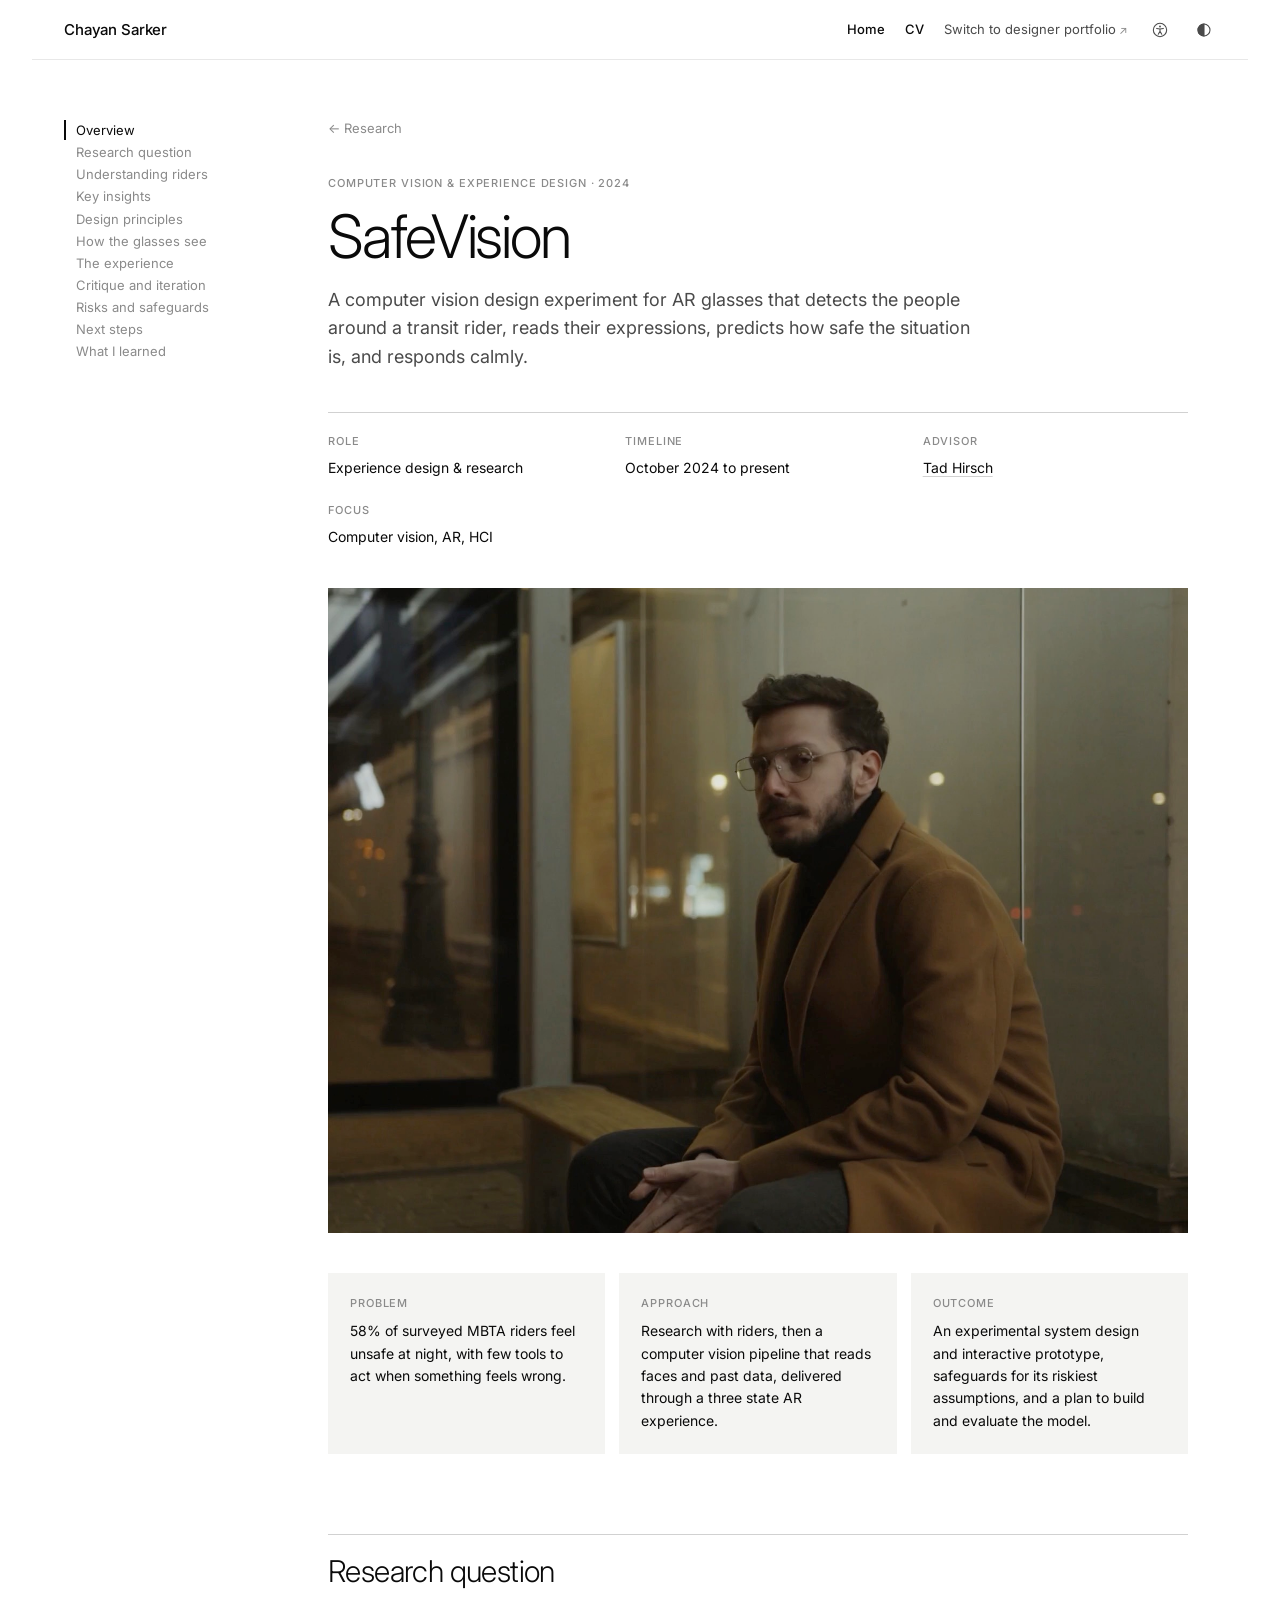
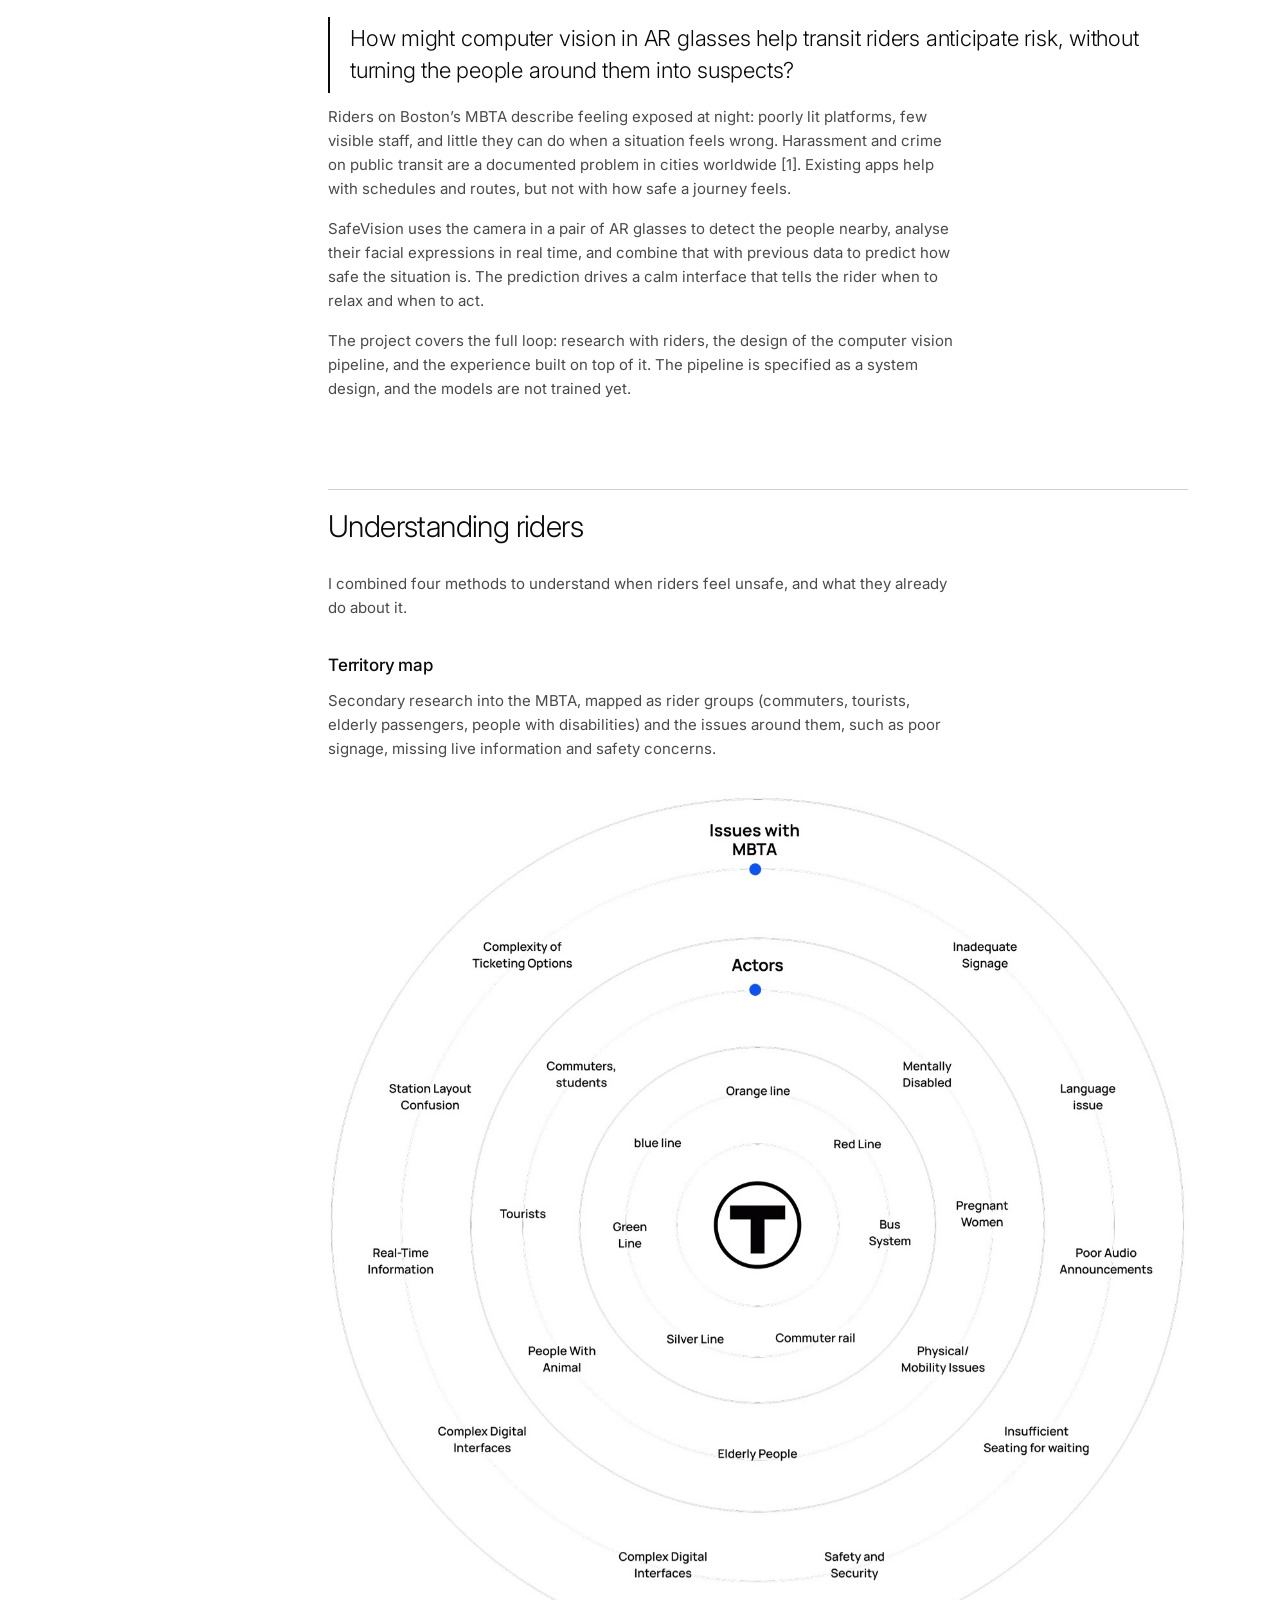
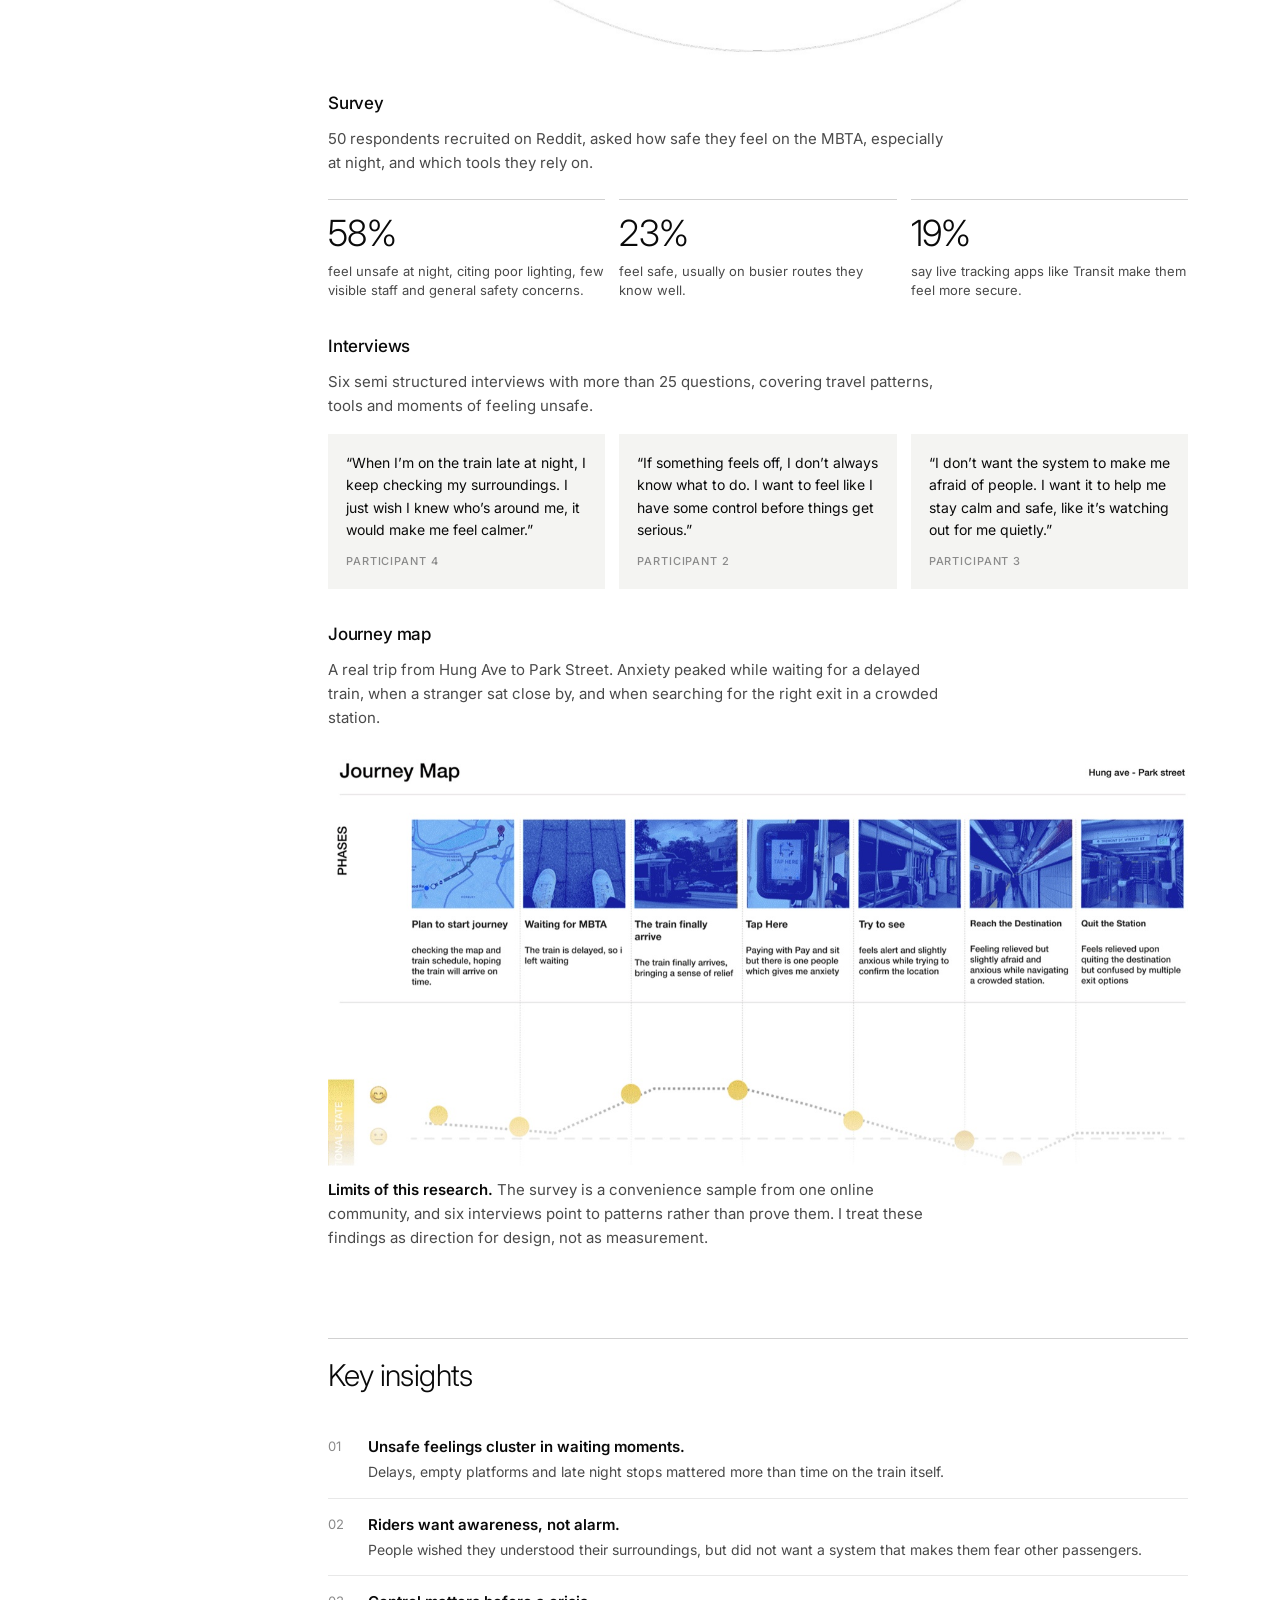
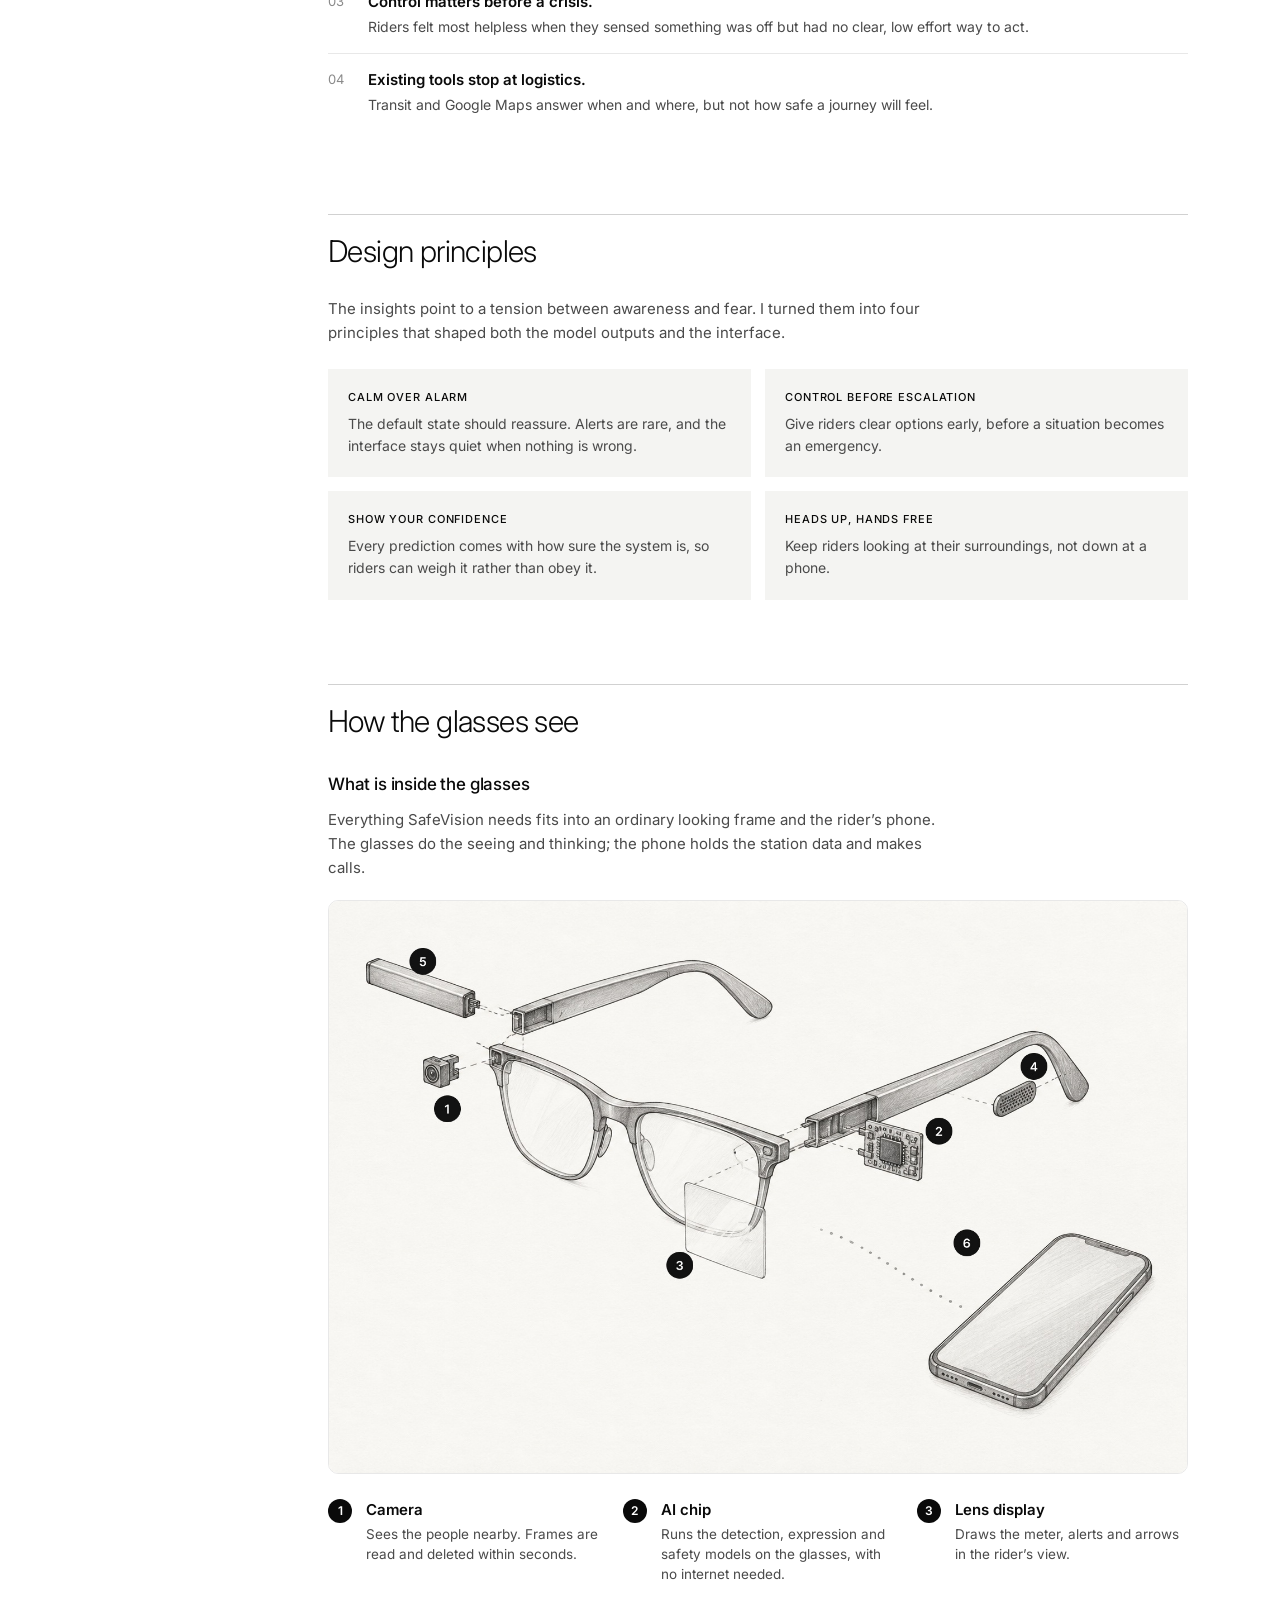
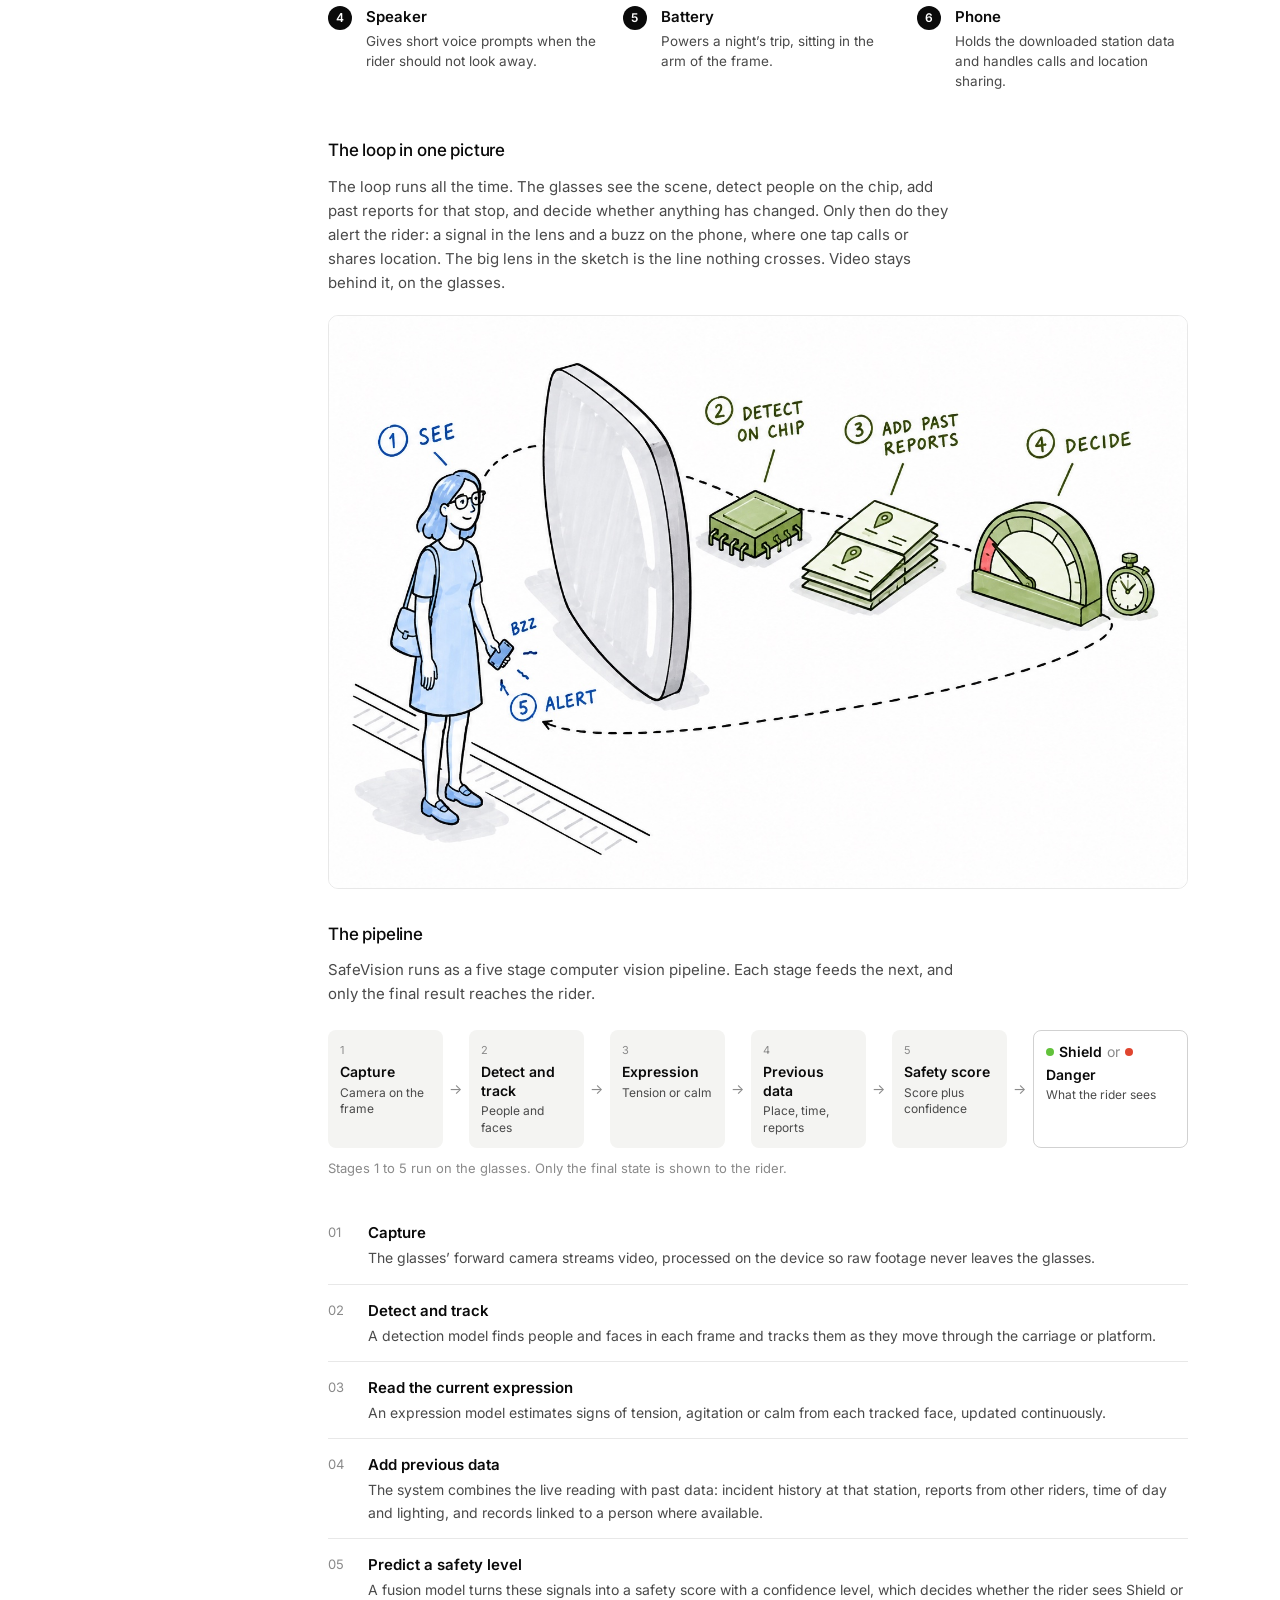
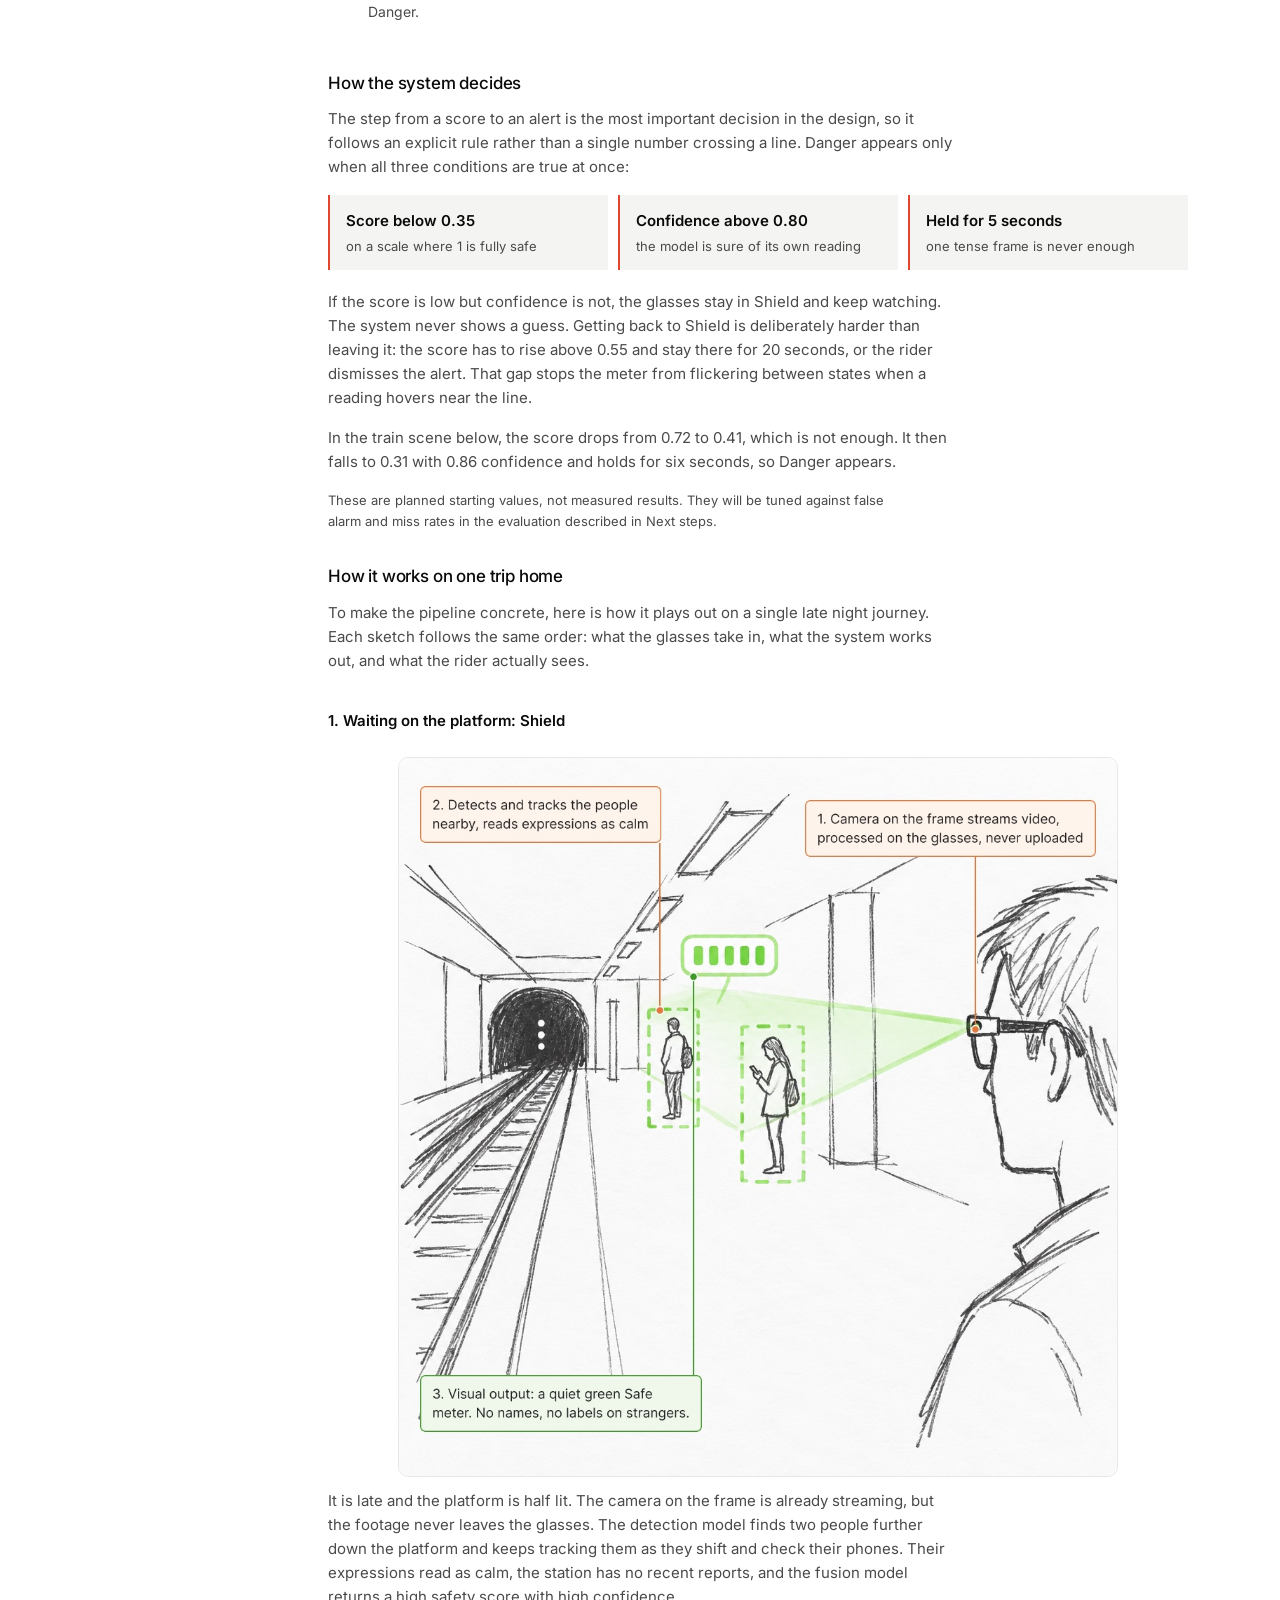
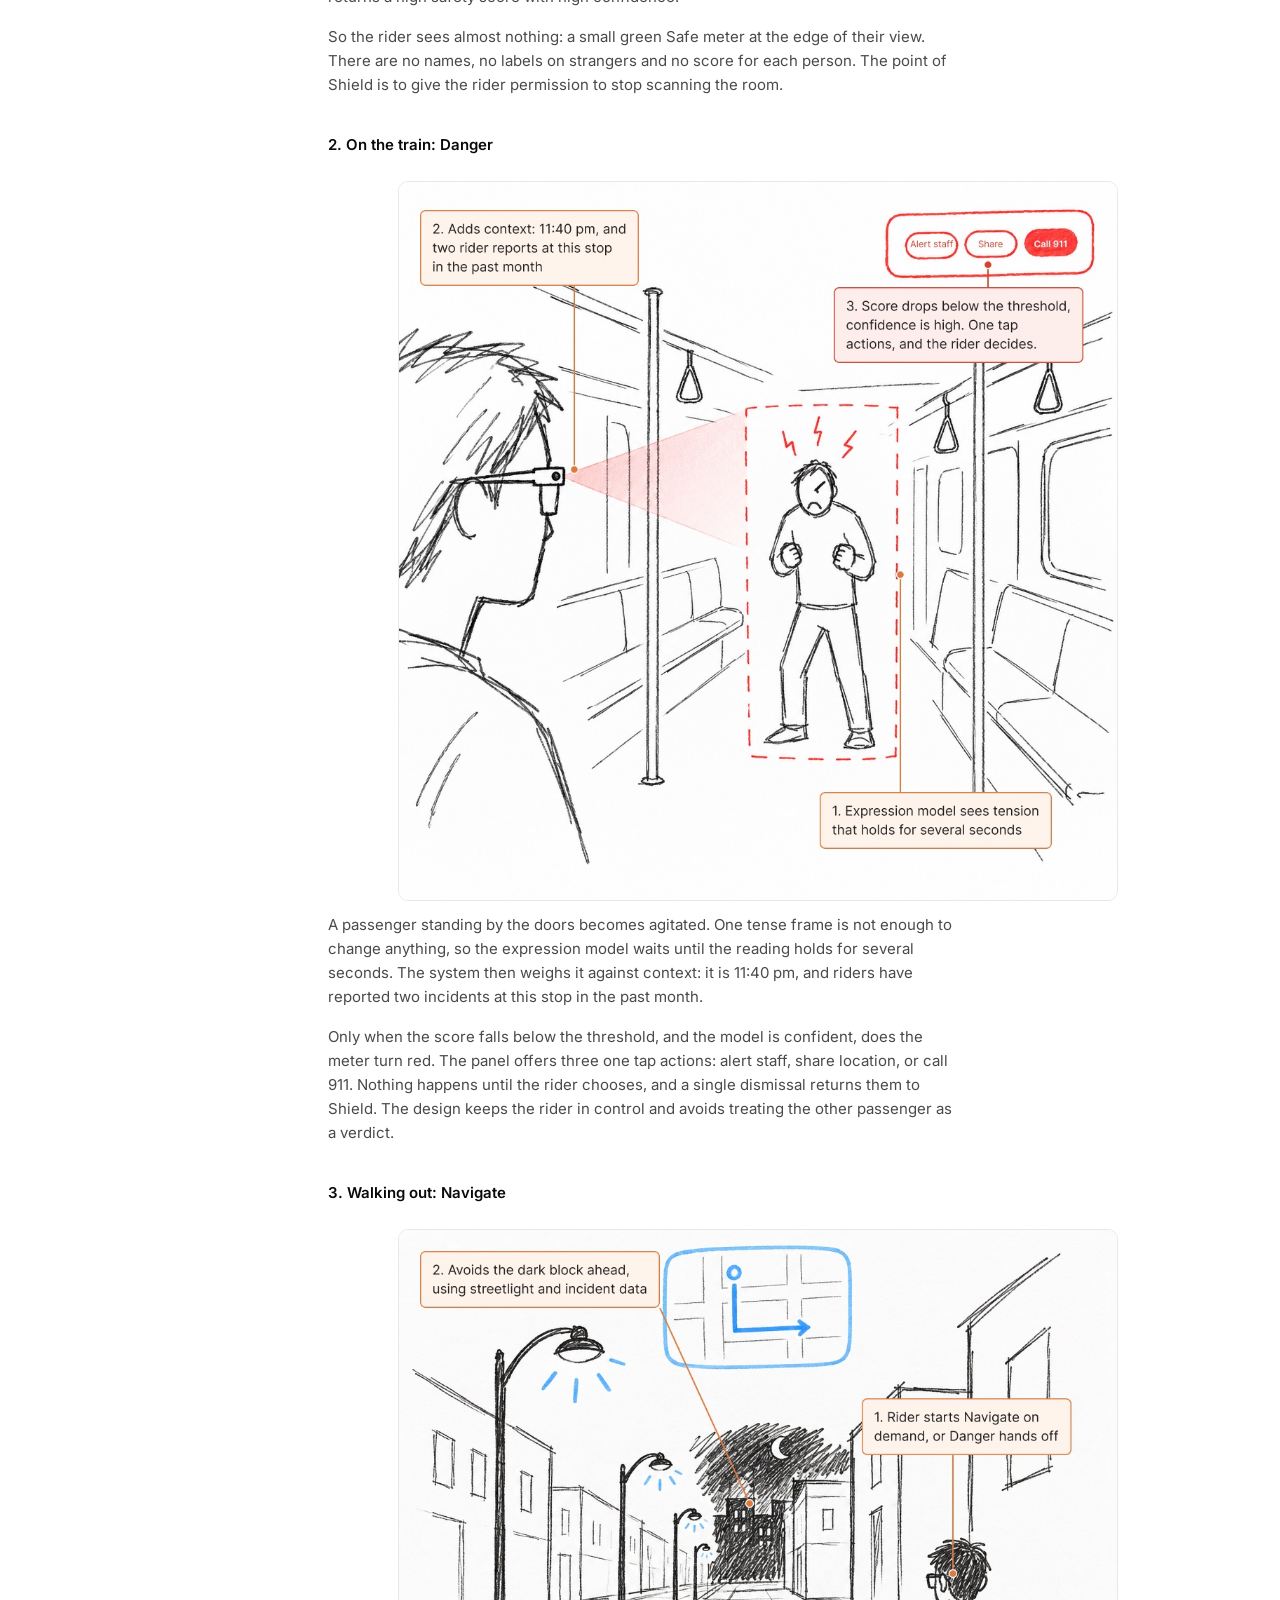
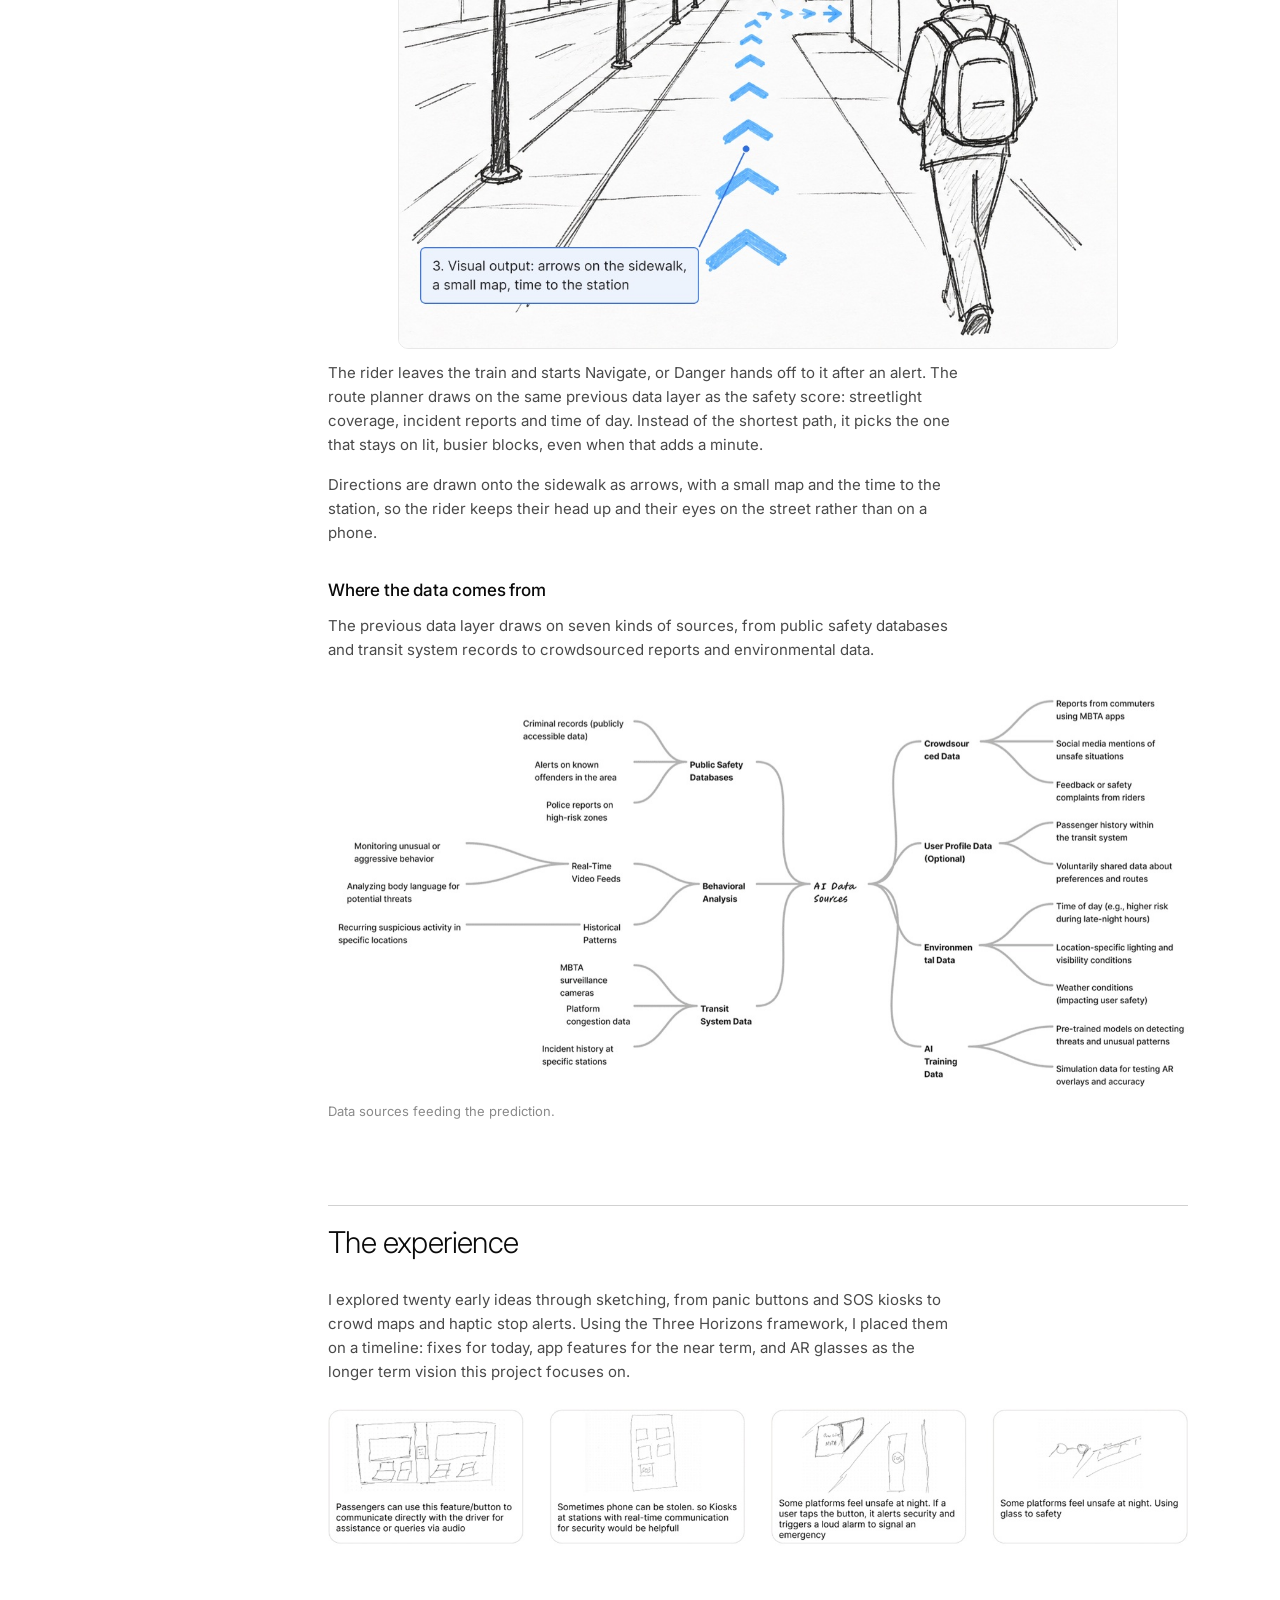
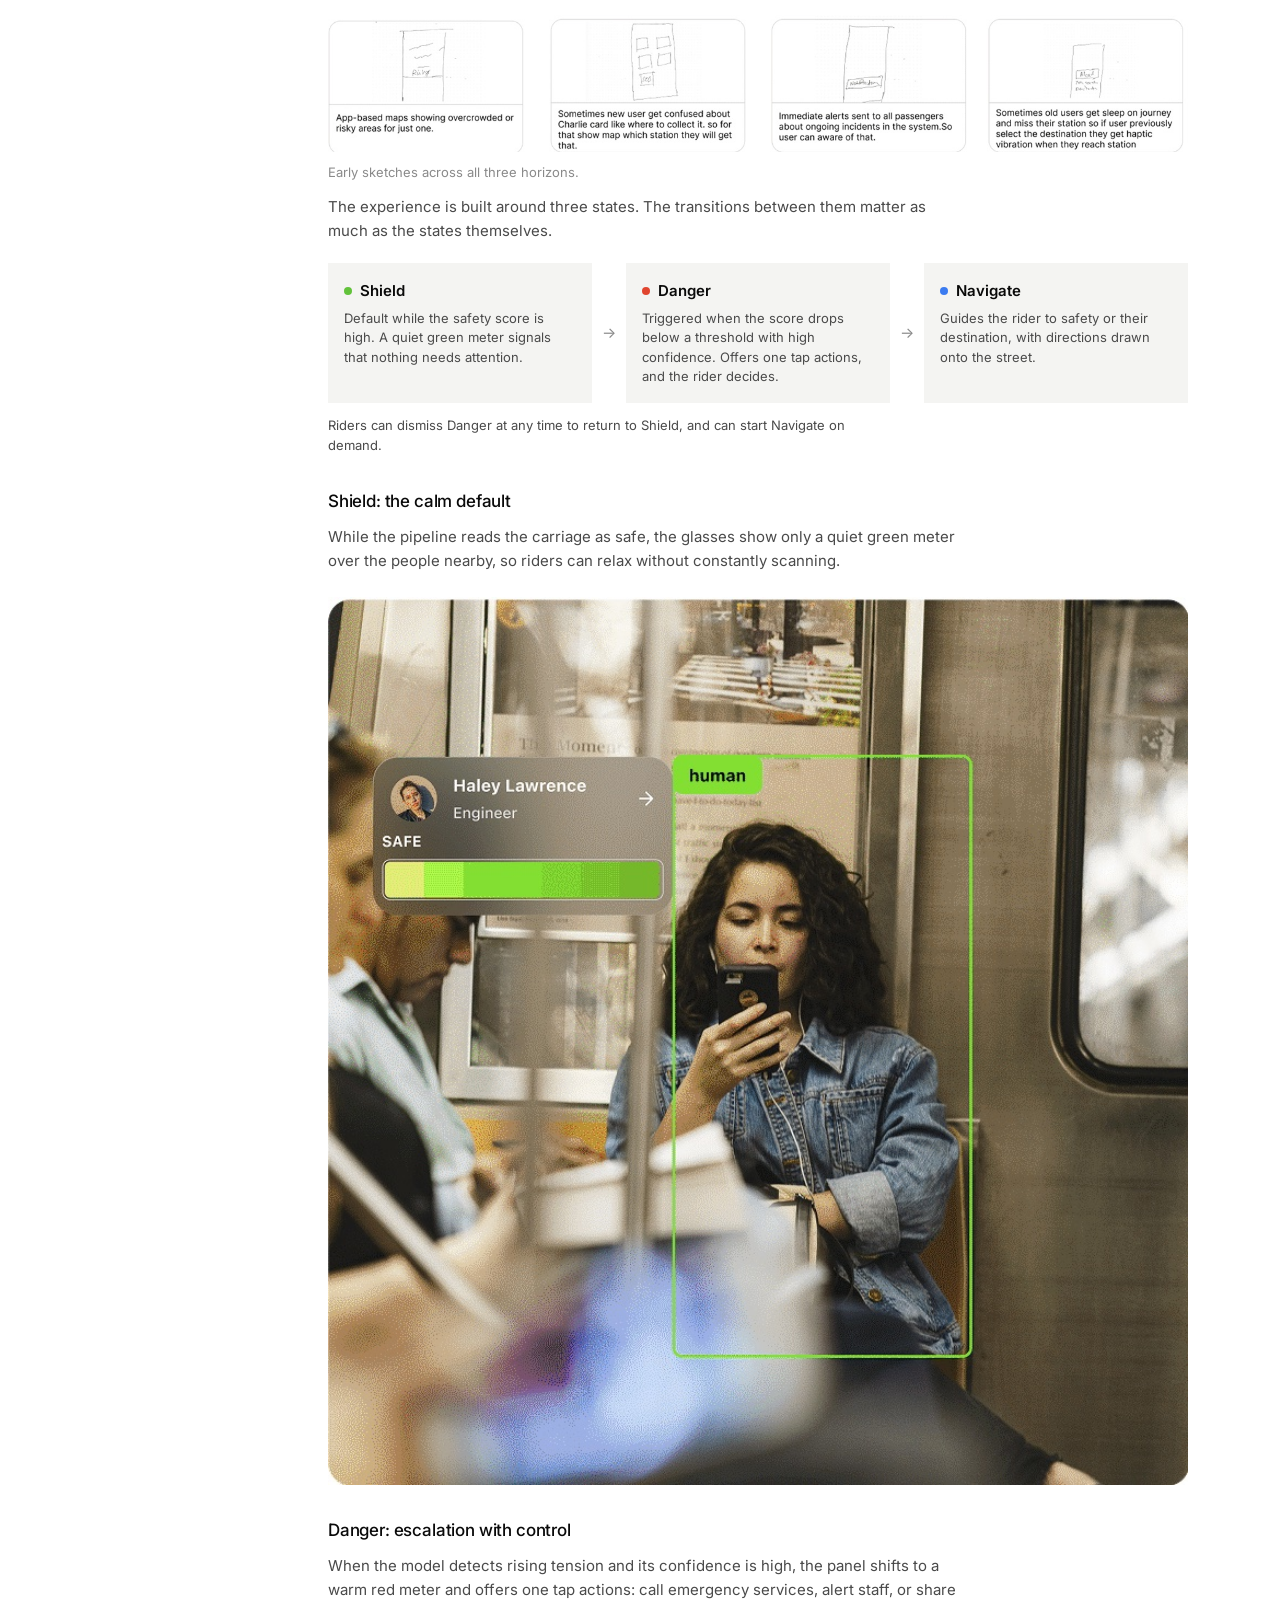
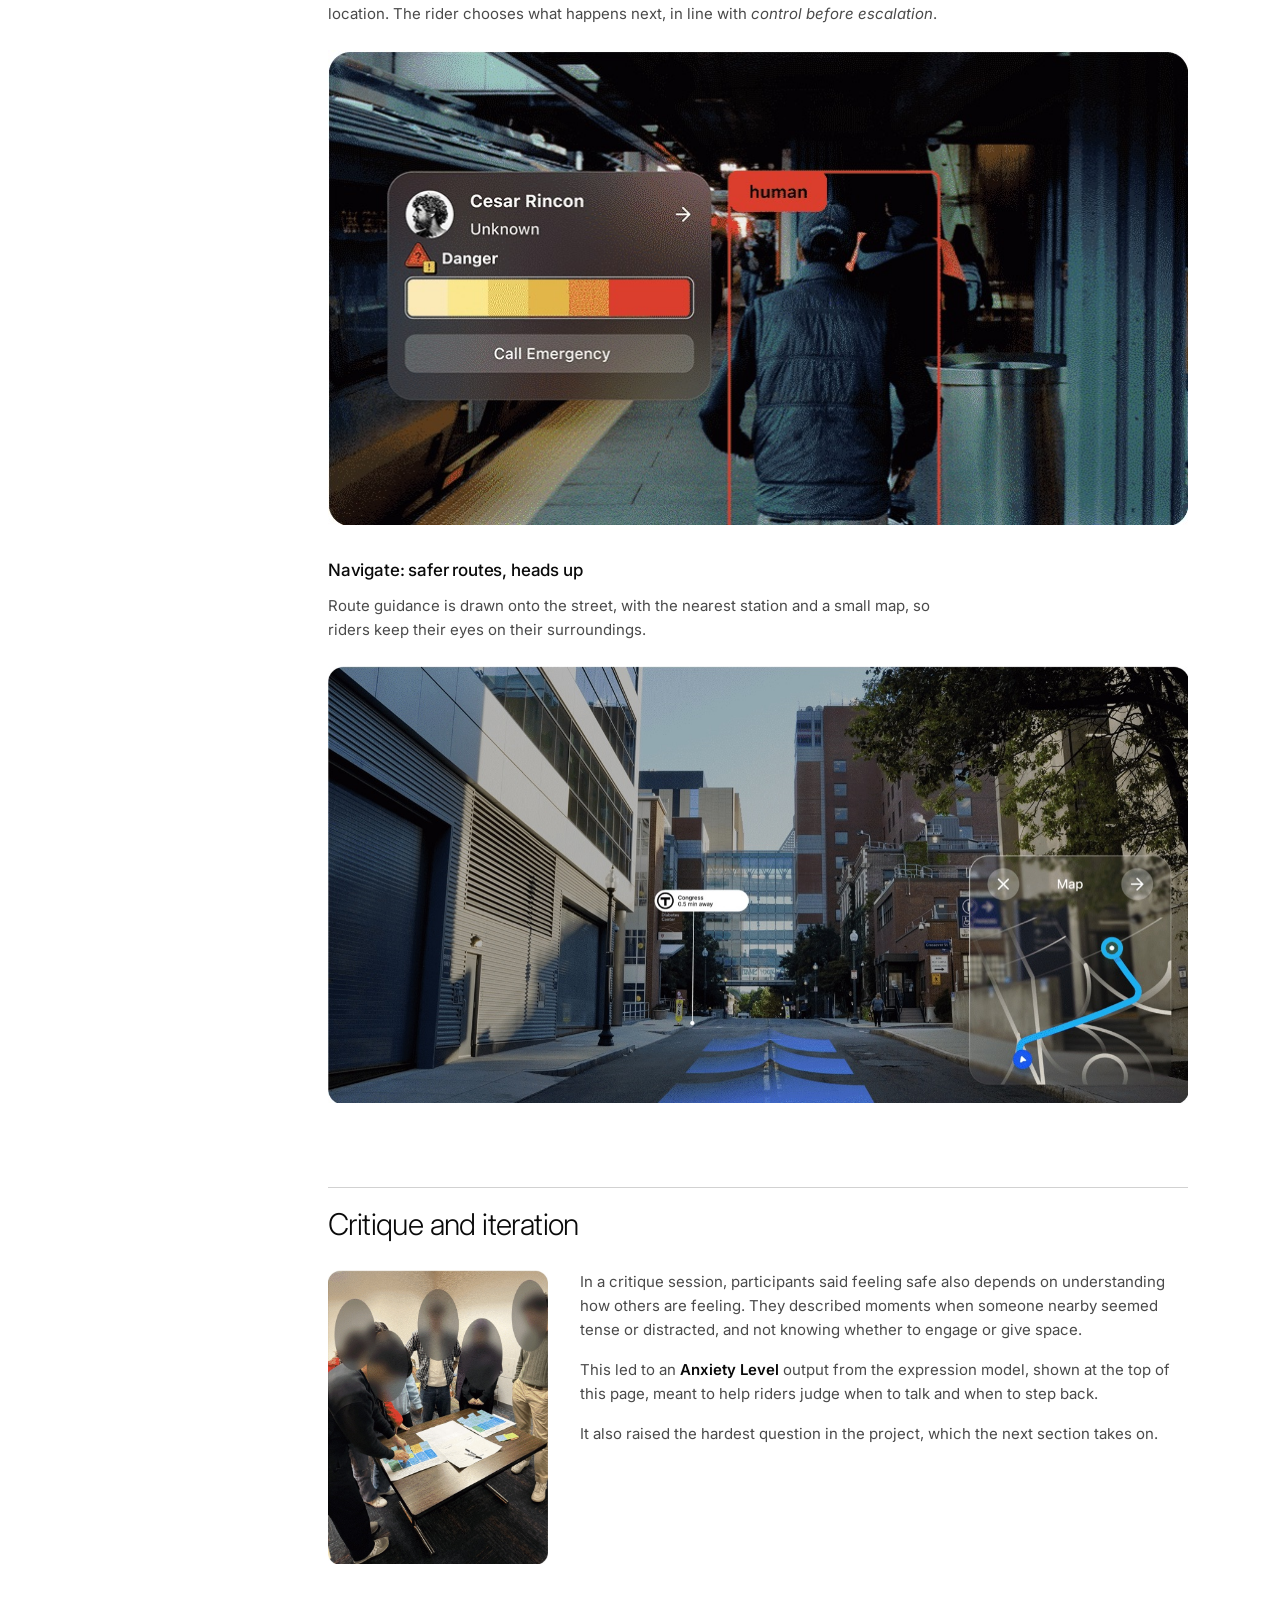
<file: work/safevision/index.html>
<!DOCTYPE html>
<html lang="en">
<head>
<meta charset="utf-8" />
<meta name="viewport" content="width=device-width, initial-scale=1" />
<title>SafeVision case study, Chayan Sarker</title>
<meta name="description" content="SafeVision is a computer vision design experiment for AR glasses that reads the people around a transit rider, predicts how safe the situation is, and responds calmly." />
<link rel="icon" href="../../assets/favicon.png?v=2" type="image/png" />
<link rel="apple-touch-icon" href="../../assets/apple-touch-icon.png" />

<link rel="preconnect" href="https://fonts.googleapis.com" />
<link rel="preconnect" href="https://fonts.gstatic.com" crossorigin />
<link href="https://fonts.googleapis.com/css2?family=Inter:ital,wght@0,300;0,400;0,500;0,600;1,400&display=swap" rel="stylesheet" />
<link rel="stylesheet" href="../../home.css?v=16" />
<link rel="stylesheet" href="../../case.css?v=8" />

<script>
  (function () {
    var saved = null;
    try { saved = localStorage.getItem("theme"); } catch (e) {}
    var dark = saved ? saved === "dark" : matchMedia("(prefers-color-scheme: dark)").matches;
    document.documentElement.setAttribute("data-theme", dark ? "dark" : "light");
    try {
      var a = JSON.parse(localStorage.getItem("a11y")) || {}, r = document.documentElement;
      ["size","lh","ls","ws"].forEach(function (k) { if (a[k]) r.setAttribute("data-a11y-" + k, a[k]); });
      if (a.font) r.setAttribute("data-a11y-font", a.font);
      if (a.contrast) r.setAttribute("data-contrast", a.contrast);
      if (a.inputs) r.setAttribute("data-a11y-inputs", "on");
      if (a.motion) r.setAttribute("data-a11y-motion", "off");
    } catch (e) {}
  })();
</script>
</head>

<body id="top">

<header class="topbar">
  <div class="topbar-inner">
    <a class="brand" href="../../">Chayan Sarker</a>
    <div class="topbar-right">
      <a class="nav-link" href="../../">Home</a>
      <a class="nav-link" href="https://drive.google.com/file/d/1RV18TDG1cDBnGWZVuBGNNlk-Ste_xjFC/view?usp=sharing" target="_blank" rel="noopener">CV</a>
      <a class="hide-sm ext" href="https://www.chayan.design" target="_blank" rel="noopener">Switch to designer portfolio</a>
      <button class="theme-btn" id="a11y-btn" aria-label="Accessibility settings" aria-controls="a11y-panel" aria-expanded="false">
        <svg viewBox="0 0 24 24" fill="none" stroke="currentColor" stroke-width="1.6" stroke-linecap="round" aria-hidden="true"><circle cx="12" cy="12" r="10"/><circle cx="12" cy="6.8" r="1.4" fill="currentColor" stroke="none"/><path d="M7 9.6l5 1 5-1M12 10.6v3.4M12 14l-2.6 4.4M12 14l2.6 4.4"/></svg>
      </button>
      <button class="theme-btn" id="theme-btn" aria-label="Toggle dark mode">
        <svg viewBox="0 0 24 24" fill="none" stroke="currentColor" stroke-width="1.6" aria-hidden="true"><circle cx="12" cy="12" r="9"/><path d="M12 3a9 9 0 0 0 0 18z" fill="currentColor"/></svg>
      </button>
    </div>
  </div>
</header>

<main class="page case">
  <div class="layout">
    <nav class="toc" id="toc" data-auto aria-label="On this page"></nav>
    <div class="content">

    <header class="case-hero">
      <a class="back" href="../../#research">&larr; Research</a>
      <p class="eyebrow">Computer vision &amp; experience design &middot; 2024</p>
      <h1>SafeVision</h1>
      <p class="lede">A computer vision design experiment for AR glasses that detects the people around a transit rider, reads their expressions, predicts how safe the situation is, and responds calmly.</p>
      <dl class="case-meta">
        <div><dt>Role</dt><dd>Experience design &amp; research</dd></div>
        <div><dt>Timeline</dt><dd>October 2024 to present</dd></div>
        <div><dt>Advisor</dt><dd><a href="https://camd.northeastern.edu/people/tad-hirsch/" target="_blank" rel="noopener">Tad Hirsch</a></dd></div>
        <div><dt>Focus</dt><dd>Computer vision, AR, HCI</dd></div>
      </dl>
    </header>

    <figure class="case-photo">
      <video class="hero-video" autoplay muted loop playsinline preload="auto" poster="images/hero-poster.jpg" width="1600" height="1200" aria-label="A man waiting at a transit stop at night. An AR panel appears beside him showing a green Safe meter and a low Anxiety level.">
        <source src="media/hero.mp4" type="video/mp4" />
      </video>
    </figure>
    <script>
      // Respect reduced motion: show the still frame instead of playing.
      // Otherwise start playback explicitly, since browsers may hold off
      // autoplay for pages opened in a background tab.
      (function () {
        var v = document.querySelector(".hero-video");
        if (matchMedia("(prefers-reduced-motion: reduce)").matches) {
          v.removeAttribute("autoplay"); v.pause(); return;
        }
        var start = function () { var p = v.play(); if (p) p.catch(function () {}); };
        start();
        document.addEventListener("visibilitychange", function () { if (!document.hidden && v.paused) start(); });
      })();
    </script>

    <div class="glance">
      <div><h4>Problem</h4><p>58% of surveyed MBTA riders feel unsafe at night, with few tools to act when something feels wrong.</p></div>
      <div><h4>Approach</h4><p>Research with riders, then a computer vision pipeline that reads faces and past data, delivered through a three state AR experience.</p></div>
      <div><h4>Outcome</h4><p>An experimental system design and interactive prototype, safeguards for its riskiest assumptions, and a plan to build and evaluate the model.</p></div>
    </div>

    
    <section id="question">
      <div class="section-head" data-num="01">Research question</div>
      <blockquote class="hmw">How might computer vision in AR glasses help transit riders anticipate risk, without turning the people around them into suspects?</blockquote>
      <p>Riders on Boston&rsquo;s MBTA describe feeling exposed at night: poorly lit platforms, few visible staff, and little they can do when a situation feels wrong. Harassment and crime on public transit are a documented problem in cities worldwide [1]. Existing apps help with schedules and routes, but not with how safe a journey feels.</p>
      <p>SafeVision uses the camera in a pair of AR glasses to detect the people nearby, analyse their facial expressions in real time, and combine that with previous data to predict how safe the situation is. The prediction drives a calm interface that tells the rider when to relax and when to act.</p>
      <p>The project covers the full loop: research with riders, the design of the computer vision pipeline, and the experience built on top of it. The pipeline is specified as a system design, and the models are not trained yet.</p>
    </section>

    <section id="research">
      <div class="section-head" data-num="02">Understanding riders</div>
      <p>I combined four methods to understand when riders feel unsafe, and what they already do about it.</p>

      <h3>Territory map</h3>
      <p>Secondary research into the MBTA, mapped as rider groups (commuters, tourists, elderly passengers, people with disabilities) and the issues around them, such as poor signage, missing live information and safety concerns.</p>
      <figure class="figure diagram">
        <img src="images/territory.jpg" width="1338" height="1358" loading="lazy" alt="Concentric territory map with the MBTA logo at the center, surrounded by transit lines, then rider groups, then issues such as inadequate signage, poor audio announcements and safety and security." />
      </figure>

      <h3>Survey</h3>
      <p>50 respondents recruited on Reddit, asked how safe they feel on the MBTA, especially at night, and which tools they rely on.</p>
      <div class="stat-pair three">
        <div><b>58%</b><span>feel unsafe at night, citing poor lighting, few visible staff and general safety concerns.</span></div>
        <div><b>23%</b><span>feel safe, usually on busier routes they know well.</span></div>
        <div><b>19%</b><span>say live tracking apps like Transit make them feel more secure.</span></div>
      </div>

      <h3>Interviews</h3>
      <p>Six semi structured interviews with more than 25 questions, covering travel patterns, tools and moments of feeling unsafe.</p>
      <div class="quote-grid">
        <blockquote>&ldquo;When I&rsquo;m on the train late at night, I keep checking my surroundings. I just wish I knew who&rsquo;s around me, it would make me feel calmer.&rdquo;<cite>Participant 4</cite></blockquote>
        <blockquote>&ldquo;If something feels off, I don&rsquo;t always know what to do. I want to feel like I have some control before things get serious.&rdquo;<cite>Participant 2</cite></blockquote>
        <blockquote>&ldquo;I don&rsquo;t want the system to make me afraid of people. I want it to help me stay calm and safe, like it&rsquo;s watching out for me quietly.&rdquo;<cite>Participant 3</cite></blockquote>
      </div>

      <h3>Journey map</h3>
      <p>A real trip from Hung Ave to Park Street. Anxiety peaked while waiting for a delayed train, when a stranger sat close by, and when searching for the right exit in a crowded station.</p>
      <figure class="figure">
        <img src="images/journey.jpg" width="1400" height="671" loading="lazy" alt="Journey map with seven phases from planning the trip to leaving the station, each with a photo and notes, above a line tracking how the rider's mood rises and falls." />
      </figure>

      <p><strong>Limits of this research.</strong> The survey is a convenience sample from one online community, and six interviews point to patterns rather than prove them. I treat these findings as direction for design, not as measurement.</p>
    </section>

    <section id="insights">
      <div class="section-head" data-num="03">Key insights</div>
      <ol class="insights">
        <li><b>Unsafe feelings cluster in waiting moments.</b> Delays, empty platforms and late night stops mattered more than time on the train itself.</li>
        <li><b>Riders want awareness, not alarm.</b> People wished they understood their surroundings, but did not want a system that makes them fear other passengers.</li>
        <li><b>Control matters before a crisis.</b> Riders felt most helpless when they sensed something was off but had no clear, low effort way to act.</li>
        <li><b>Existing tools stop at logistics.</b> Transit and Google Maps answer when and where, but not how safe a journey will feel.</li>
      </ol>
    </section>

    <section id="principles">
      <div class="section-head" data-num="04">Design principles</div>
      <p>The insights point to a tension between awareness and fear. I turned them into four principles that shaped both the model outputs and the interface.</p>
      <div class="card-grid">
        <div><h4>Calm over alarm</h4><p>The default state should reassure. Alerts are rare, and the interface stays quiet when nothing is wrong.</p></div>
        <div><h4>Control before escalation</h4><p>Give riders clear options early, before a situation becomes an emergency.</p></div>
        <div><h4>Show your confidence</h4><p>Every prediction comes with how sure the system is, so riders can weigh it rather than obey it.</p></div>
        <div><h4>Heads up, hands free</h4><p>Keep riders looking at their surroundings, not down at a phone.</p></div>
      </div>
    </section>

    <section id="system">
      <div class="section-head" data-num="05">How the glasses see</div>

      <h3>What is inside the glasses</h3>
      <p>Everything SafeVision needs fits into an ordinary looking frame and the rider&rsquo;s phone. The glasses do the seeing and thinking; the phone holds the station data and makes calls.</p>
      <div class="parts">
        <figure class="parts-fig">
          <img src="images/glasses-parts.jpg" width="1536" height="1024" loading="lazy" alt="Pencil sketch exploded view of smart glasses with six numbered parts: 1 a camera module at the front corner of the frame, 2 a small circuit board with an AI chip in the right arm, 3 a transparent display layer in front of the right lens, 4 a speaker grille near the ear, 5 a slim battery in the left arm, and 6 a phone linked wirelessly." />
        </figure>
        <ol class="parts-list">
          <li><b>Camera</b><span>Sees the people nearby. Frames are read and deleted within seconds.</span></li>
          <li><b>AI chip</b><span>Runs the detection, expression and safety models on the glasses, with no internet needed.</span></li>
          <li><b>Lens display</b><span>Draws the meter, alerts and arrows in the rider&rsquo;s view.</span></li>
          <li><b>Speaker</b><span>Gives short voice prompts when the rider should not look away.</span></li>
          <li><b>Battery</b><span>Powers a night&rsquo;s trip, sitting in the arm of the frame.</span></li>
          <li><b>Phone</b><span>Holds the downloaded station data and handles calls and location sharing.</span></li>
        </ol>
      </div>

      <h3>The loop in one picture</h3>
      <p>The loop runs all the time. The glasses see the scene, detect people on the chip, add past reports for that stop, and decide whether anything has changed. Only then do they alert the rider: a signal in the lens and a buzz on the phone, where one tap calls or shares location. The big lens in the sketch is the line nothing crosses. Video stays behind it, on the glasses.</p>
      <figure class="figure sketch-wide">
        <img src="images/how-flow.jpg?v=5" width="1536" height="1024" loading="lazy" alt="Hand drawn isometric sketch of the SafeVision loop. 1 See: a rider in blue wearing glasses on a platform. Behind her stands a giant glasses lens. Behind the lens sit three green objects: 2 Detect on chip, 3 Add past reports, a small stack of report cards with map pins, and 4 Decide, a gauge with its needle dropped into the red low end and a stopwatch beside it. A dashed line returns to 5 Alert, the phone buzzing in her hand." />
      </figure>

      <h3>The pipeline</h3>
      <p>SafeVision runs as a five stage computer vision pipeline. Each stage feeds the next, and only the final result reaches the rider.</p>
      <figure class="pipeline-fig">
        <ol class="pipeline" aria-label="SafeVision pipeline">
          <li><span>1</span><b>Capture</b><small>Camera on the frame</small></li>
          <li><span>2</span><b>Detect and track</b><small>People and faces</small></li>
          <li><span>3</span><b>Expression</b><small>Tension or calm</small></li>
          <li><span>4</span><b>Previous data</b><small>Place, time, reports</small></li>
          <li><span>5</span><b>Safety score</b><small>Score plus confidence</small></li>
          <li class="out"><b><i style="--c:#62c23b"></i>Shield <em>or</em> <i style="--c:#e0452f"></i>Danger</b><small>What the rider sees</small></li>
        </ol>
        <figcaption>Stages 1 to 5 run on the glasses. Only the final state is shown to the rider.</figcaption>
      </figure>
      <ol class="insights">
        <li><b>Capture</b>The glasses&rsquo; forward camera streams video, processed on the device so raw footage never leaves the glasses.</li>
        <li><b>Detect and track</b>A detection model finds people and faces in each frame and tracks them as they move through the carriage or platform.</li>
        <li><b>Read the current expression</b>An expression model estimates signs of tension, agitation or calm from each tracked face, updated continuously.</li>
        <li><b>Add previous data</b>The system combines the live reading with past data: incident history at that station, reports from other riders, time of day and lighting, and records linked to a person where available.</li>
        <li><b>Predict a safety level</b>A fusion model turns these signals into a safety score with a confidence level, which decides whether the rider sees Shield or Danger.</li>
      </ol>

      <h3>How the system decides</h3>
      <p>The step from a score to an alert is the most important decision in the design, so it follows an explicit rule rather than a single number crossing a line. Danger appears only when all three conditions are true at once:</p>
      <div class="rule">
        <div><b>Score below 0.35</b><span>on a scale where 1 is fully safe</span></div>
        <div><b>Confidence above 0.80</b><span>the model is sure of its own reading</span></div>
        <div><b>Held for 5 seconds</b><span>one tense frame is never enough</span></div>
      </div>
      <p>If the score is low but confidence is not, the glasses stay in Shield and keep watching. The system never shows a guess. Getting back to Shield is deliberately harder than leaving it: the score has to rise above 0.55 and stay there for 20 seconds, or the rider dismisses the alert. That gap stops the meter from flickering between states when a reading hovers near the line.</p>
      <p>In the train scene below, the score drops from 0.72 to 0.41, which is not enough. It then falls to 0.31 with 0.86 confidence and holds for six seconds, so Danger appears.</p>
      <p class="flow-note">These are planned starting values, not measured results. They will be tuned against false alarm and miss rates in the evaluation described in Next steps.</p>

      <h3>How it works on one trip home</h3>
      <p>To make the pipeline concrete, here is how it plays out on a single late night journey. Each sketch follows the same order: what the glasses take in, what the system works out, and what the rider actually sees.</p>

      <h4 class="sketch-title">1. Waiting on the platform: Shield</h4>
      <figure class="figure sketch">
        <img src="images/how-shield.jpg" width="1024" height="1024" loading="lazy" alt="Rough sketch of a subway platform at night. A rider in the foreground wears glasses with a small camera. A green cone runs from the glasses to two passengers down the platform, each inside a dashed green box, with a small green Safe meter floating above them. Callouts: 1, the camera streams video processed on the glasses; 2, the system detects and tracks the people nearby and reads their expressions as calm; 3, the rider sees only a quiet green Safe meter, with no names or labels." />
      </figure>
      <p>It is late and the platform is half lit. The camera on the frame is already streaming, but the footage never leaves the glasses. The detection model finds two people further down the platform and keeps tracking them as they shift and check their phones. Their expressions read as calm, the station has no recent reports, and the fusion model returns a high safety score with high confidence.</p>
      <p>So the rider sees almost nothing: a small green Safe meter at the edge of their view. There are no names, no labels on strangers and no score for each person. The point of Shield is to give the rider permission to stop scanning the room.</p>

      <h4 class="sketch-title">2. On the train: Danger</h4>
      <figure class="figure sketch">
        <img src="images/how-danger.jpg" width="1024" height="1024" loading="lazy" alt="Rough sketch inside a subway carriage. A rider on the left wears camera glasses; a red cone runs to a standing passenger with clenched fists inside a dashed red box. A red panel at the top right offers three buttons: Alert staff, Share and Call 911. Callouts: 1, the expression model sees tension that holds for several seconds; 2, it adds context such as the late hour and two recent rider reports at this stop; 3, the score drops below the threshold with high confidence, so one tap actions appear and the rider decides." />
      </figure>
      <p>A passenger standing by the doors becomes agitated. One tense frame is not enough to change anything, so the expression model waits until the reading holds for several seconds. The system then weighs it against context: it is 11:40 pm, and riders have reported two incidents at this stop in the past month.</p>
      <p>Only when the score falls below the threshold, and the model is confident, does the meter turn red. The panel offers three one tap actions: alert staff, share location, or call 911. Nothing happens until the rider chooses, and a single dismissal returns them to Shield. The design keeps the rider in control and avoids treating the other passenger as a verdict.</p>

      <h4 class="sketch-title">3. Walking out: Navigate</h4>
      <figure class="figure sketch">
        <img src="images/how-navigate.jpg" width="1024" height="1024" loading="lazy" alt="Rough sketch of a city sidewalk at night. A rider with a backpack and glasses walks away from the viewer. Blue chevron arrows on the sidewalk lead forward and turn right before a dark, scribbled block, and a small blue map floats above the street. Callouts: 1, the rider starts Navigate on demand or Danger hands off to it; 2, the route avoids the dark block using streetlight and incident data; 3, the rider sees arrows on the sidewalk, a small map and the time to the station." />
      </figure>
      <p>The rider leaves the train and starts Navigate, or Danger hands off to it after an alert. The route planner draws on the same previous data layer as the safety score: streetlight coverage, incident reports and time of day. Instead of the shortest path, it picks the one that stays on lit, busier blocks, even when that adds a minute.</p>
      <p>Directions are drawn onto the sidewalk as arrows, with a small map and the time to the station, so the rider keeps their head up and their eyes on the street rather than on a phone.</p>

      <h3>Where the data comes from</h3>
      <p>The previous data layer draws on seven kinds of sources, from public safety databases and transit system records to crowdsourced reports and environmental data.</p>
      <figure class="figure diagram">
        <img src="images/data.jpg" width="1400" height="659" loading="lazy" alt="Mind map of the data sources the system draws on: public safety databases, behavioral analysis, transit system data, crowdsourced data, optional user profile data, environmental data and AI training data." />
        <figcaption>Data sources feeding the prediction.</figcaption>
      </figure>
    </section>

    <section id="experience">
      <div class="section-head" data-num="06">The experience</div>
      <p>I explored twenty early ideas through sketching, from panic buttons and SOS kiosks to crowd maps and haptic stop alerts. Using the Three Horizons framework, I placed them on a timeline: fixes for today, app features for the near term, and AR glasses as the longer term vision this project focuses on.</p>
      <figure class="figure">
        <img src="images/sketches.jpg" width="1400" height="559" loading="lazy" alt="Eight rough sketches of ideas including a driver call button, station kiosks, a platform alarm, crowd maps and haptic alerts before your stop." />
        <figcaption>Early sketches across all three horizons.</figcaption>
      </figure>

      <p>The experience is built around three states. The transitions between them matter as much as the states themselves.</p>
      <div class="flow" role="list">
        <div class="state" role="listitem" style="--c:#62c23b"><b>Shield</b><p>Default while the safety score is high. A quiet green meter signals that nothing needs attention.</p></div>
        <span class="arrow" aria-hidden="true">&rarr;</span>
        <div class="state" role="listitem" style="--c:#e0452f"><b>Danger</b><p>Triggered when the score drops below a threshold with high confidence. Offers one tap actions, and the rider decides.</p></div>
        <span class="arrow" aria-hidden="true">&rarr;</span>
        <div class="state" role="listitem" style="--c:#3b7bf0"><b>Navigate</b><p>Guides the rider to safety or their destination, with directions drawn onto the street.</p></div>
      </div>
      <p class="flow-note">Riders can dismiss Danger at any time to return to Shield, and can start Navigate on demand.</p>

      <h3>Shield: the calm default</h3>
      <p>While the pipeline reads the carriage as safe, the glasses show only a quiet green meter over the people nearby, so riders can relax without constantly scanning.</p>
      <figure class="figure">
        <img src="images/shield.jpg" width="786" height="811" loading="lazy" alt="A subway carriage seen through the glasses, with a calm green Safe meter beside a seated passenger." />
      </figure>

      <h3>Danger: escalation with control</h3>
      <p>When the model detects rising tension and its confidence is high, the panel shifts to a warm red meter and offers one tap actions: call emergency services, alert staff, or share location. The rider chooses what happens next, in line with <em>control before escalation</em>.</p>
      <figure class="figure">
        <img src="images/emergency.jpg" width="855" height="472" loading="lazy" alt="A subway platform seen through the glasses, with a red Danger meter and a Call Emergency button." />
      </figure>

      <h3>Navigate: safer routes, heads up</h3>
      <p>Route guidance is drawn onto the street, with the nearest station and a small map, so riders keep their eyes on their surroundings.</p>
      <figure class="figure">
        <img src="images/navigation.jpg" width="1400" height="712" loading="lazy" alt="A city street seen through the glasses, with blue arrows on the road, a label for Congress station half a minute away, and a map panel showing the route." />
      </figure>
    </section>

    <section id="feedback">
      <div class="section-head" data-num="07">Critique and iteration</div>
      <div class="split">
        <img src="images/critique.jpg" width="655" height="874" loading="lazy" alt="A group of people, faces blurred, gathered around a table covered in printed journey maps and sticky notes during a critique." />
        <div>
          <p>In a critique session, participants said feeling safe also depends on understanding how others are feeling. They described moments when someone nearby seemed tense or distracted, and not knowing whether to engage or give space.</p>
          <p>This led to an <strong>Anxiety Level</strong> output from the expression model, shown at the top of this page, meant to help riders judge when to talk and when to step back.</p>
          <p>It also raised the hardest question in the project, which the next section takes on.</p>
        </div>
      </div>
    </section>

    <section id="reflection">
      <div class="section-head" data-num="08">Risks and safeguards</div>
      <p>A system that reads strangers&rsquo; faces and predicts how safe they are carries real risks. I treated them as design requirements, not afterthoughts.</p>

      <h3>Expressions are a noisy signal</h3>
      <p>Psychology research questions whether facial movements reliably reveal inner states [2], and using such inferences to judge people raises ethical problems of its own [3]. A tense face can mean worry, cold or tiredness. So the expression reading is never used alone: it is weighed with context and history, and the interface always shows the model&rsquo;s confidence.</p>

      <h3>Models can be biased</h3>
      <p>Face analysis systems have been shown to perform unevenly across skin tones and genders [4], and emotion recognition tools have been found to read more negative emotions in Black faces than in white faces [5]. Historical records carry bias too: they can over represent groups that are already over policed [6]. Before deployment, the models would need testing for accuracy and false alarm rates across demographic groups.</p>

      <h3>Bystanders never agreed to this</h3>
      <p>The people being analysed are not the ones wearing the glasses. Research with bystanders of AR glasses shows real concern about being recorded, and a wish for ways to opt out [7]. Early mockups showed names and occupations, which exposes far more than a rider needs to feel safe.</p>

      <h3>When the system is wrong</h3>
      <p>Any model like this will make mistakes, so the design plans for both kinds.</p>
      <div class="card-grid">
        <div><h4>False alarm</h4><p>Someone laughing loudly, arguing on a phone call, or just cold and tired can read as tense. The cost is real: a rider who is told to worry about a harmless stranger learns to fear people, and starts ignoring alerts.</p></div>
        <div><h4>Missed danger</h4><p>A threat can look calm on the surface, or happen outside the camera&rsquo;s view. The glasses must never make a rider feel so safe that they stop trusting their own instincts.</p></div>
      </div>
      <p>How the design responds:</p>
      <ul class="list-plain">
        <li><b>A false alarm costs one tap.</b> Danger only suggests actions and never takes them, so the worst case is a glance and a dismissal that returns the rider to Shield.</li>
        <li><b>Riders can mark an alert as wrong.</b> That note stays on the device and helps tune the thresholds in future studies, without storing anyone&rsquo;s face.</li>
        <li><b>The rule leans toward staying quiet.</b> High confidence and a five second hold mean the system will miss some mild moments rather than raise alarms about harmless people.</li>
        <li><b>Shield is never a promise.</b> It reads as &ldquo;nothing unusual detected&rdquo;, not &ldquo;you are safe&rdquo;, and riders can open the one tap actions at any time without waiting for an alert.</li>
      </ul>

      <h3>Safeguards in the design</h3>
      <ul class="list-plain">
        <li><b>On device processing,</b> with no storage of strangers&rsquo; faces or footage.</li>
        <li><b>No identity on screen:</b> riders see a safety level, not who someone is.</li>
        <li><b>Confidence thresholds,</b> so Danger only appears when the model is sure.</li>
        <li><b>The rider always decides.</b> The system suggests, and never acts on its own.</li>
        <li><b>Bias audits</b> before release, and after every model update.</li>
      </ul>
    </section>

    <section id="next">
      <div class="section-head" data-num="09">Next steps</div>
      <p>The next phase is to build and evaluate the pipeline, and test the experience with riders.</p>
      <ul class="list-plain">
        <li><b>Prototype the pipeline</b> with existing open source detection and expression models on recorded footage from consenting participants.</li>
        <li><b>Evaluate the model</b> on precision, recall and false alarm rate for Danger, plus latency on the glasses themselves.</li>
        <li><b>Test for fairness</b> by comparing error rates across demographic groups.</li>
        <li><b>Wizard of Oz study:</b> simulate the three states in a staged station setting, with a researcher triggering transitions, and measure perceived safety and anxiety before and after.</li>
        <li><b>Bystander interviews:</b> ask riders how they would feel being seen through someone else&rsquo;s glasses.</li>
        <li><b>A broader sample:</b> recruit beyond one online community, including riders with disabilities and frequent night travellers.</li>
      </ul>
    </section>

    <section id="learned">
      <div class="section-head" data-num="10">What I learned</div>
      <p>Safety is not only about protection. It is also about emotional awareness and social comfort: people want to understand the situation around them, not to be told whom to fear. Designing the computer vision pipeline taught me that the hardest decisions sit between the model and the person: what to show, how confident to be, and when to stay quiet.</p>
      <p>That is the question I want to keep pursuing: how can computer vision systems support people&rsquo;s sense of safety without shifting the risk onto others?</p>

      <h3>References</h3>
      <ol class="refs">
        <li>Ceccato, V., &amp; Loukaitou-Sideris, A. (2020). <em>Transit crime and sexual violence in cities: International evidence and prevention.</em> Routledge. <a class="link" href="https://doi.org/10.4324/9780429290244" target="_blank" rel="noopener noreferrer">doi.org/10.4324/9780429290244</a></li>
        <li>Barrett, L. F., Adolphs, R., Marsella, S., Martinez, A. M., &amp; Pollak, S. D. (2019). Emotional expressions reconsidered: Challenges to inferring emotion from human facial movements. <em>Psychological Science in the Public Interest, 20</em>(1), 1-68. <a class="link" href="https://doi.org/10.1177/1529100619832930" target="_blank" rel="noopener noreferrer">doi.org/10.1177/1529100619832930</a></li>
        <li>Stark, L., &amp; Hoey, J. (2021). The ethics of emotion in artificial intelligence systems. <em>Proceedings of the 2021 ACM Conference on Fairness, Accountability, and Transparency</em>, 782-793. <a class="link" href="https://doi.org/10.1145/3442188.3445939" target="_blank" rel="noopener noreferrer">doi.org/10.1145/3442188.3445939</a></li>
        <li>Buolamwini, J., &amp; Gebru, T. (2018). Gender shades: Intersectional accuracy disparities in commercial gender classification. <em>Proceedings of the Conference on Fairness, Accountability and Transparency</em>, 77-91. <a class="link" href="https://proceedings.mlr.press/v81/buolamwini18a.html" target="_blank" rel="noopener noreferrer">proceedings.mlr.press/v81/buolamwini18a</a></li>
        <li>Rhue, L. (2018). <em>Racial influence on automated perceptions of emotions.</em> SSRN. <a class="link" href="https://doi.org/10.2139/ssrn.3281765" target="_blank" rel="noopener noreferrer">doi.org/10.2139/ssrn.3281765</a></li>
        <li>Richardson, R., Schultz, J. M., &amp; Crawford, K. (2019). Dirty data, bad predictions: How civil rights violations impact police data, predictive policing systems, and justice. <em>New York University Law Review Online.</em> <a class="link" href="https://www.nyulawreview.org/online-features/dirty-data-bad-predictions-how-civil-rights-violations-impact-police-data-predictive-policing-systems-and-justice/" target="_blank" rel="noopener noreferrer">nyulawreview.org</a></li>
        <li>Denning, T., Dehlawi, Z., &amp; Kohno, T. (2014). In situ with bystanders of augmented reality glasses: Perspectives on recording and privacy-mediating technologies. <em>Proceedings of the SIGCHI Conference on Human Factors in Computing Systems</em>, 2377-2386. <a class="link" href="https://doi.org/10.1145/2556288.2557352" target="_blank" rel="noopener noreferrer">doi.org/10.1145/2556288.2557352</a></li>
      </ol>
    </section>

    <nav class="case-next" aria-label="Case study navigation">
      <a href="../../#research">&larr; All research</a>
      <a href="../air-health/">Air Health &rarr;</a>
    </nav>

    </div>
  </div>
</main>

<footer class="foot">
  <div class="foot-inner">
    <div class="foot-bottom">
      <span>&copy; Chayan Sarker <span id="year">2026</span></span>
      <a href="#top">Back to top &#8593;</a>
    </div>
  </div>
</footer>

<div class="a11y-scrim" id="a11y-scrim" hidden></div>
<aside class="a11y-panel" id="a11y-panel" role="dialog" aria-modal="true" aria-labelledby="a11y-heading" hidden>
  <div class="a11y-head">
    <h2 id="a11y-heading">Accessibility</h2>
    <button type="button" class="a11y-close" id="a11y-close" aria-label="Close accessibility settings">
      <svg viewBox="0 0 24 24" fill="none" stroke="currentColor" stroke-width="2" stroke-linecap="round" aria-hidden="true"><path d="M6 6l12 12M18 6L6 18"/></svg>
    </button>
  </div>
  <div class="a11y-body">
    <div class="a11y-group">
      <p class="a11y-title" id="a11y-size-t">Text Size</p>
      <p class="a11y-desc">Adjust text size</p>
      <div class="stepper" data-step="size" role="group" aria-labelledby="a11y-size-t">
        <button type="button" data-d="-1" aria-label="Decrease text size">&minus;</button>
        <output aria-live="polite">1</output>
        <button type="button" data-d="1" aria-label="Increase text size">+</button>
      </div>
    </div>
    <div class="a11y-group">
      <p class="a11y-title" id="a11y-lh-t">Line Spacing</p>
      <p class="a11y-desc">Adjust the spacing between lines of text</p>
      <div class="stepper" data-step="lh" role="group" aria-labelledby="a11y-lh-t">
        <button type="button" data-d="-1" aria-label="Decrease line spacing">&minus;</button>
        <output aria-live="polite">1</output>
        <button type="button" data-d="1" aria-label="Increase line spacing">+</button>
      </div>
    </div>
    <div class="a11y-group">
      <p class="a11y-title" id="a11y-ls-t">Letter Spacing</p>
      <p class="a11y-desc">Adjust the spacing between letters</p>
      <div class="stepper" data-step="ls" role="group" aria-labelledby="a11y-ls-t">
        <button type="button" data-d="-1" aria-label="Decrease letter spacing">&minus;</button>
        <output aria-live="polite">1</output>
        <button type="button" data-d="1" aria-label="Increase letter spacing">+</button>
      </div>
    </div>
    <div class="a11y-group">
      <p class="a11y-title" id="a11y-ws-t">Word Spacing</p>
      <p class="a11y-desc">Adjust the spacing between words</p>
      <div class="stepper" data-step="ws" role="group" aria-labelledby="a11y-ws-t">
        <button type="button" data-d="-1" aria-label="Decrease word spacing">&minus;</button>
        <output aria-live="polite">1</output>
        <button type="button" data-d="1" aria-label="Increase word spacing">+</button>
      </div>
    </div>
    <div class="a11y-group">
      <label class="a11y-title" for="a11y-font">Text Style</label>
      <p class="a11y-desc">Change the font used</p>
      <select id="a11y-font">
        <option value="">No Preference</option>
        <option value="atkinson">Atkinson Hyperlegible</option>
        <option value="lexend">Lexend</option>
        <option value="serif">Serif</option>
        <option value="mono">Monospace</option>
      </select>
    </div>
    <div class="a11y-group">
      <p class="a11y-title" id="a11y-contrast-t">Contrast</p>
      <p class="a11y-desc">Change text and background colours</p>
      <div class="swatches" role="radiogroup" aria-labelledby="a11y-contrast-t">
        <button type="button" role="radio" class="swatch sw-default" data-contrast-opt="" aria-label="Default" aria-checked="false">Aa</button>
        <button type="button" role="radio" class="swatch sw-high" data-contrast-opt="high" aria-label="High contrast" aria-checked="false">Aa</button>
        <button type="button" role="radio" class="swatch sw-dark" data-contrast-opt="dark" aria-label="Dark, high contrast" aria-checked="false">Aa</button>
        <button type="button" role="radio" class="swatch sw-yellow-black" data-contrast-opt="yellow-black" aria-label="Yellow on black" aria-checked="false">Aa</button>
        <button type="button" role="radio" class="swatch sw-black-yellow" data-contrast-opt="black-yellow" aria-label="Black on yellow" aria-checked="false">Aa</button>
        <button type="button" role="radio" class="swatch sw-gray" data-contrast-opt="gray" aria-label="Grayscale" aria-checked="false">Aa</button>
      </div>
    </div>
    <div class="a11y-group a11y-row">
      <div>
        <p class="a11y-title" id="a11y-inputs-t">Enhance Inputs</p>
        <p class="a11y-desc">Emphasize links, buttons, menus, and other inputs</p>
      </div>
      <button type="button" class="switch" role="switch" aria-checked="false" aria-labelledby="a11y-inputs-t" data-toggle="inputs"><span class="sw-track"></span><span class="sw-label">OFF</span></button>
    </div>
    <div class="a11y-group a11y-row">
      <div>
        <p class="a11y-title" id="a11y-motion-t">Stop Motion</p>
        <p class="a11y-desc">Pause animations and transitions</p>
      </div>
      <button type="button" class="switch" role="switch" aria-checked="false" aria-labelledby="a11y-motion-t" data-toggle="motion"><span class="sw-track"></span><span class="sw-label">OFF</span></button>
    </div>
  </div>
  <div class="a11y-foot"><button type="button" id="a11y-reset">Reset to defaults</button></div>
</aside>

  <script src="../../site.js?v=1"></script>
  <script src="../../a11y.js?v=2"></script>
</body>
</html>
</file>
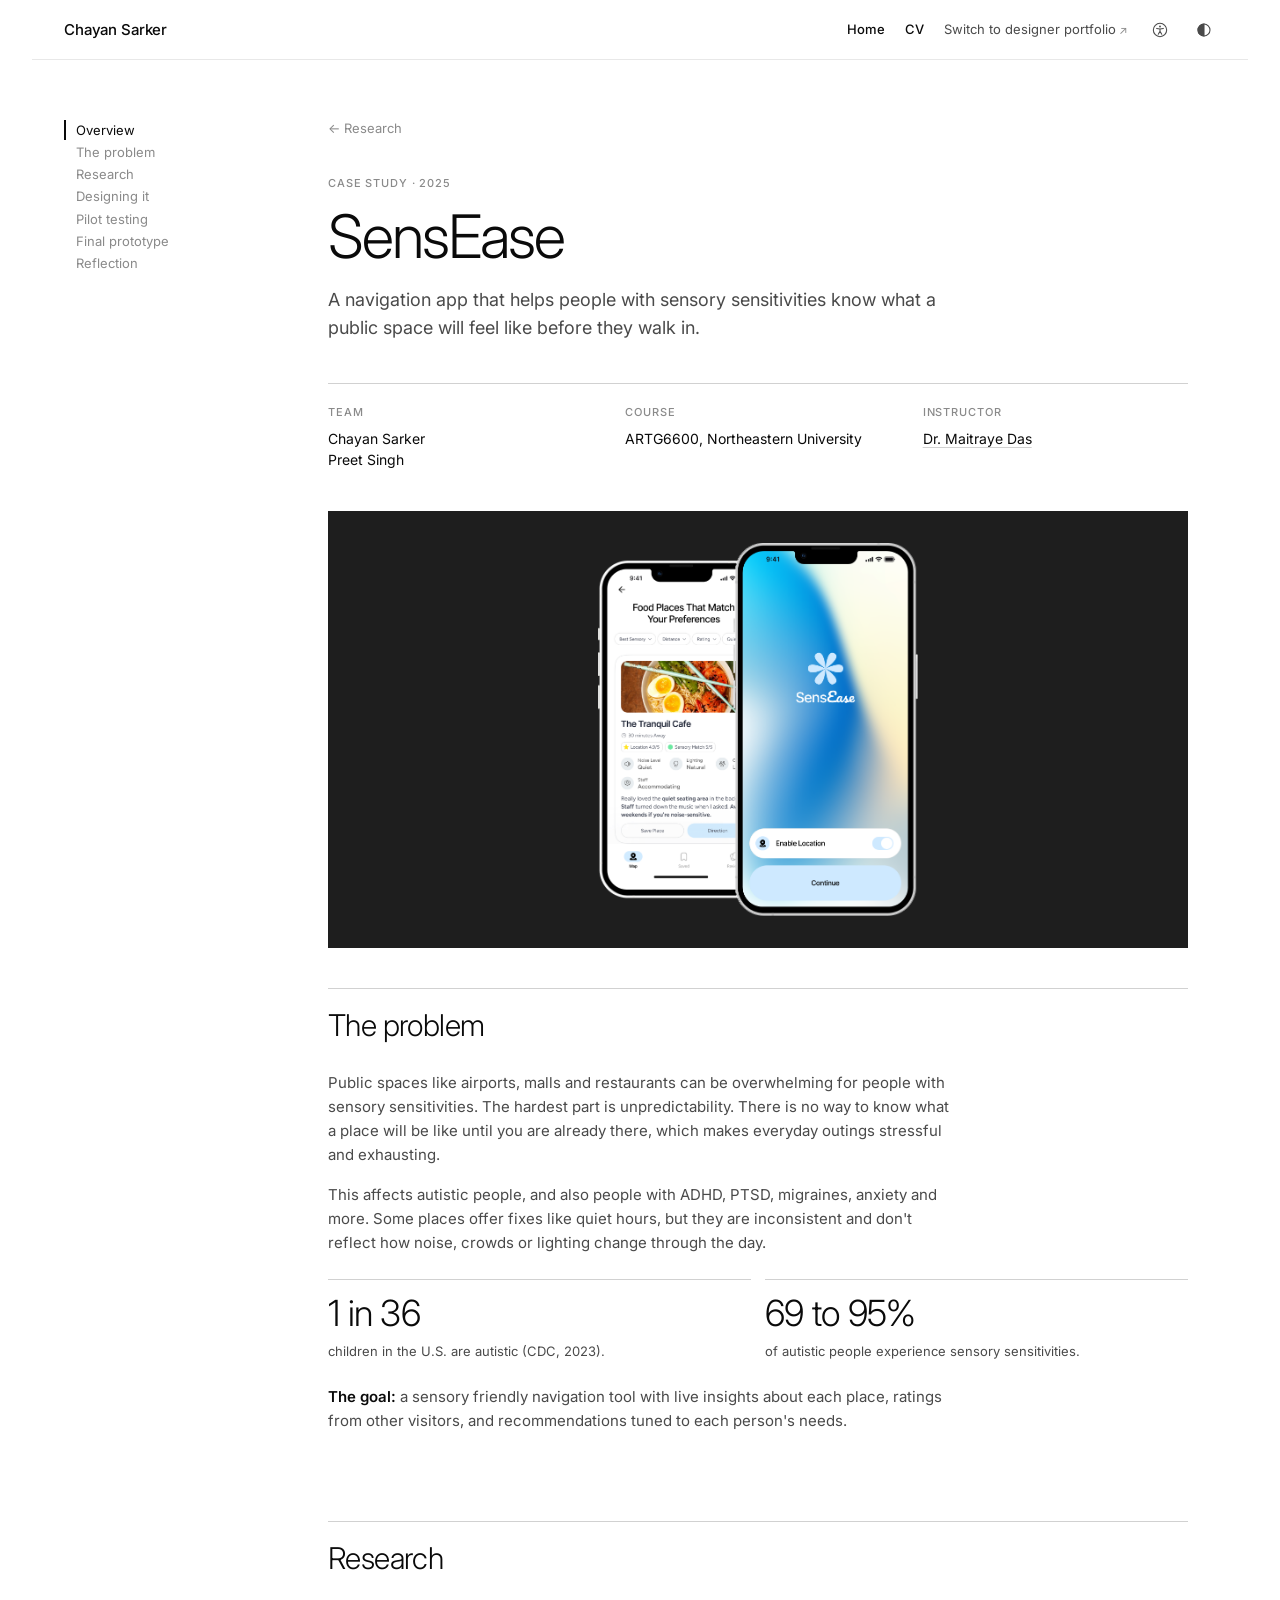
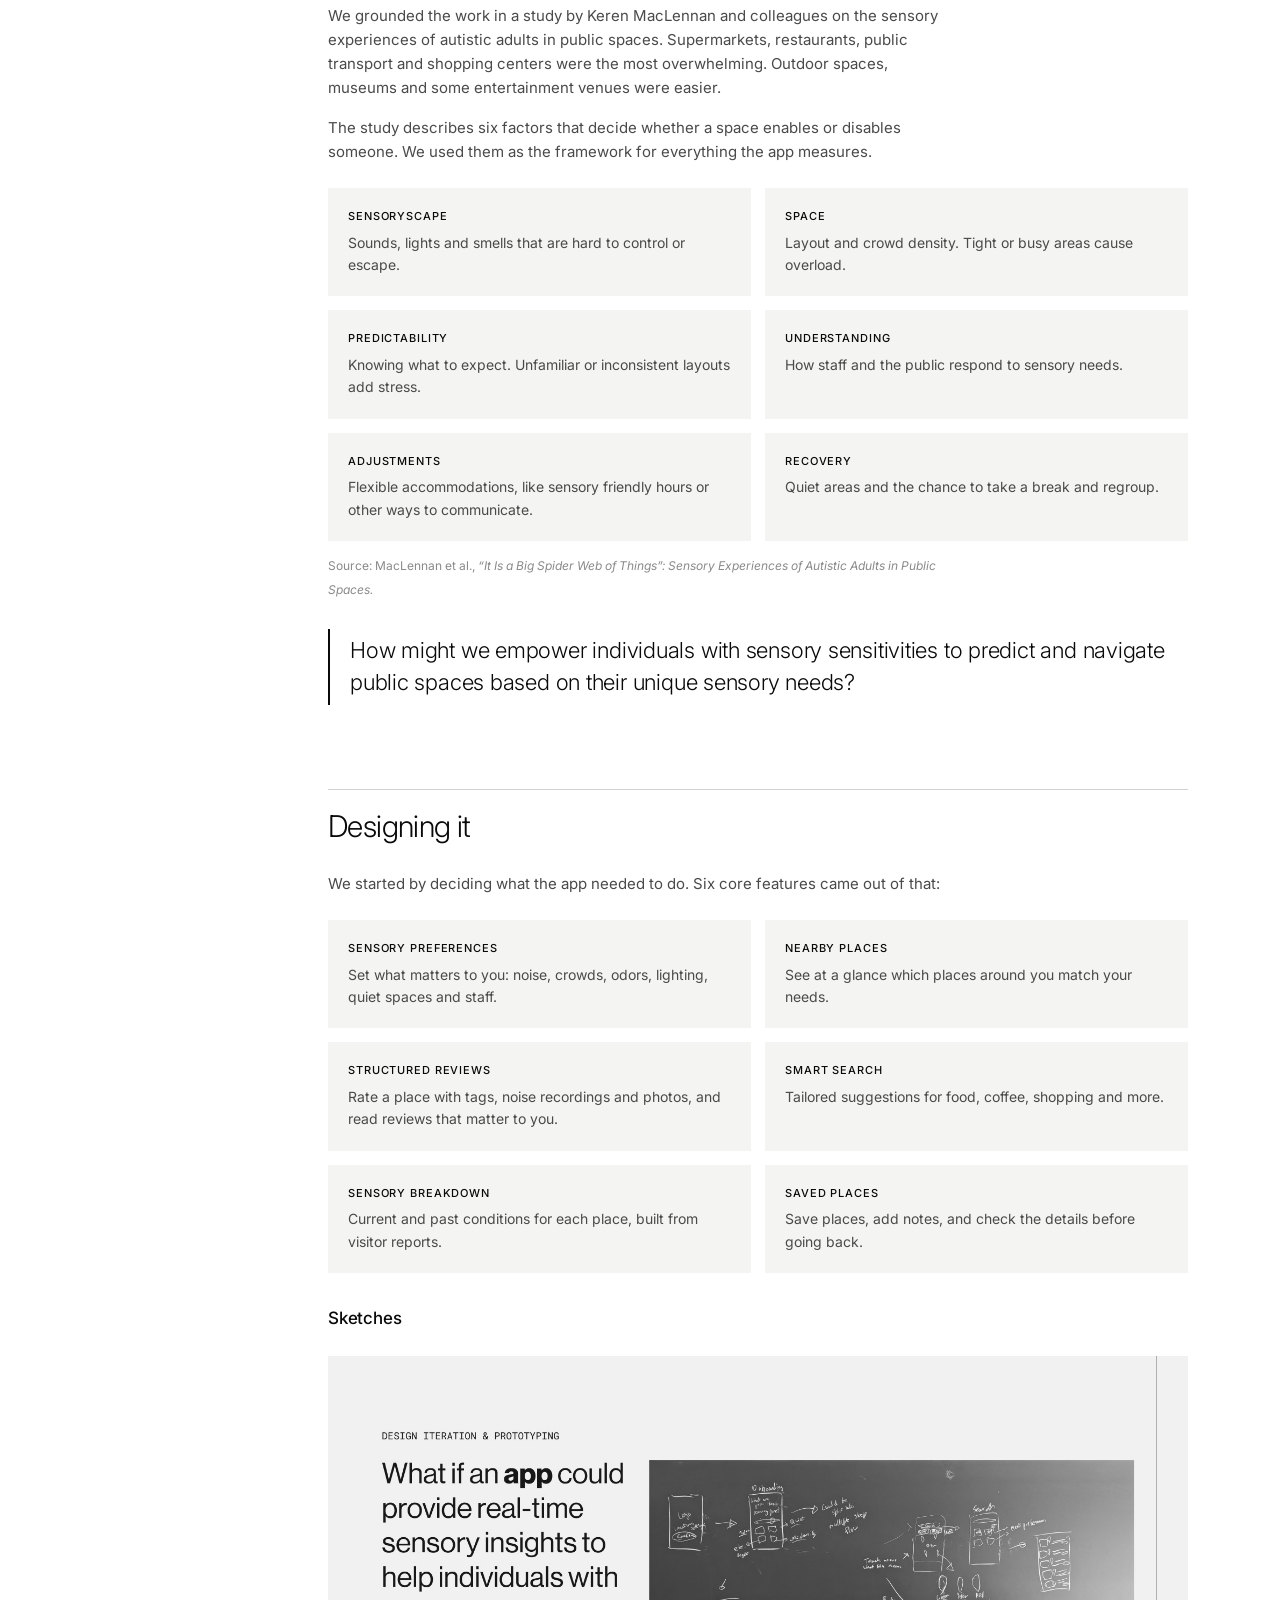
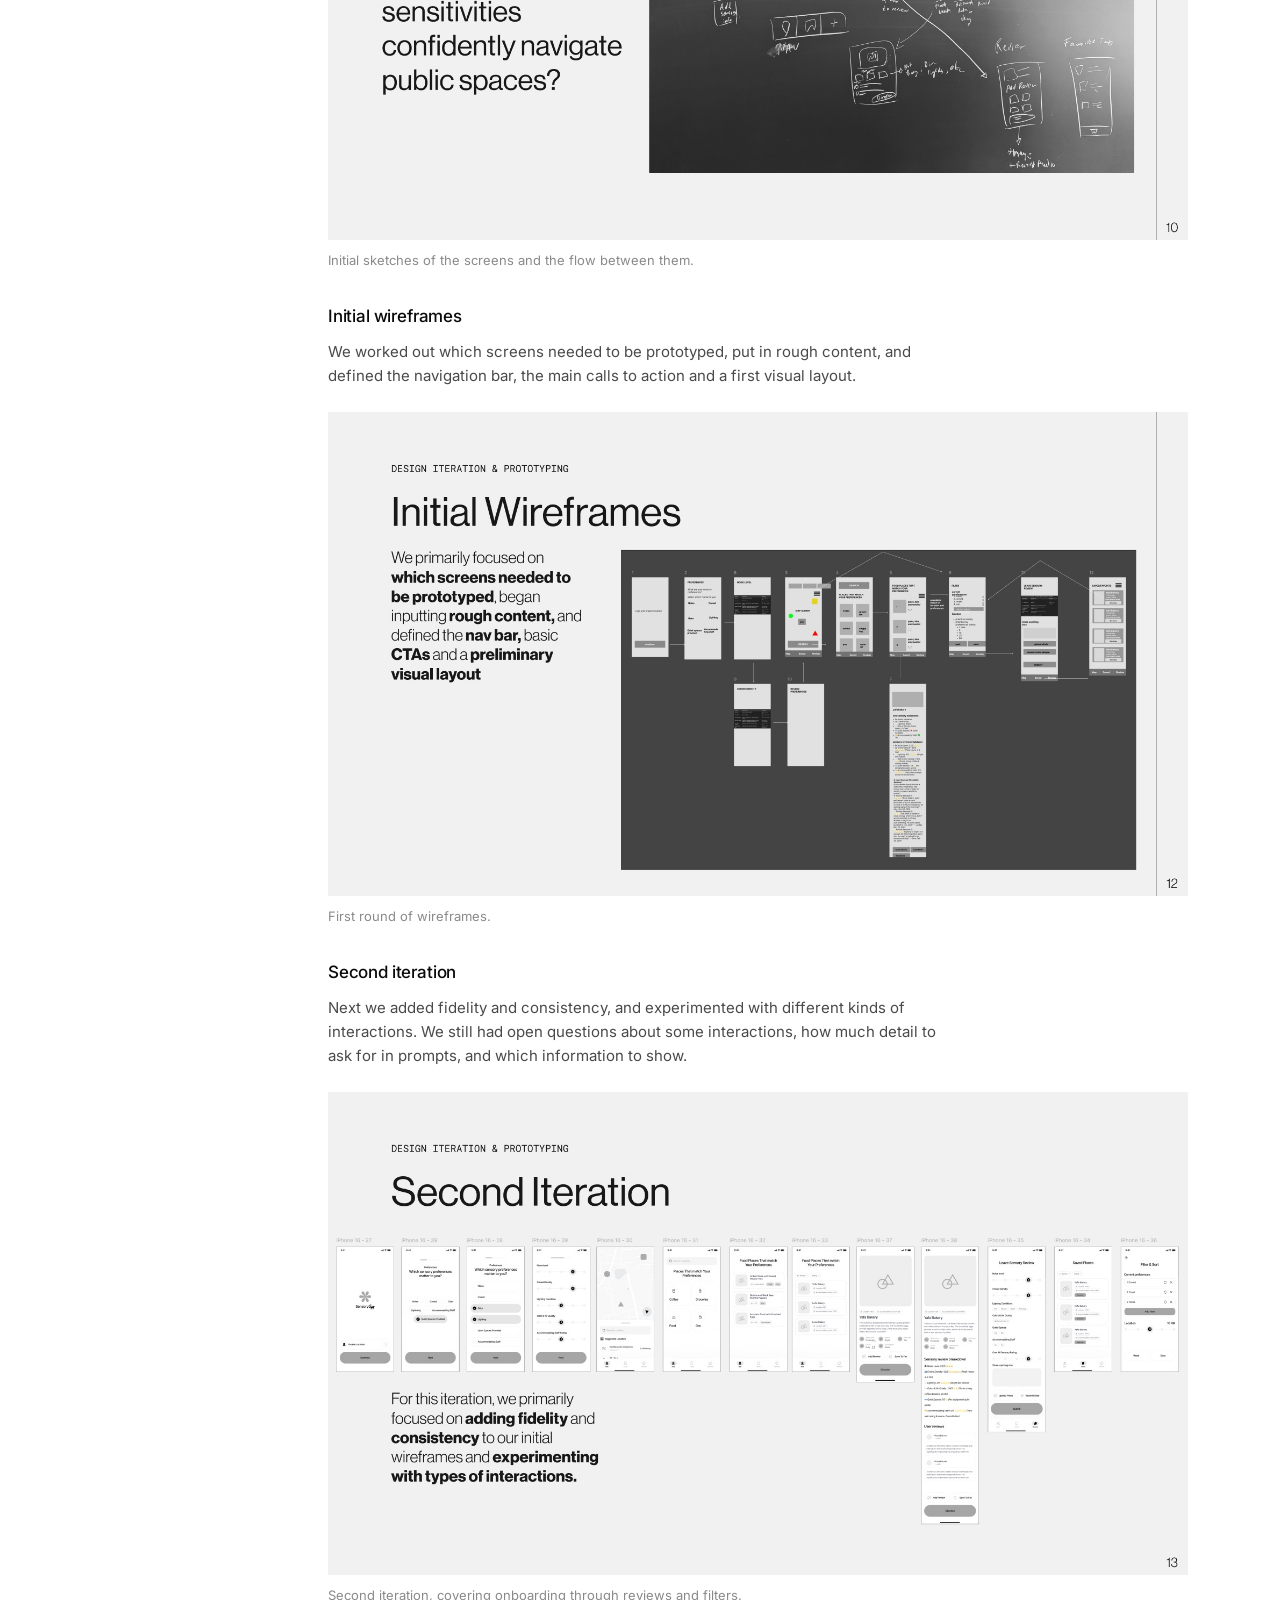
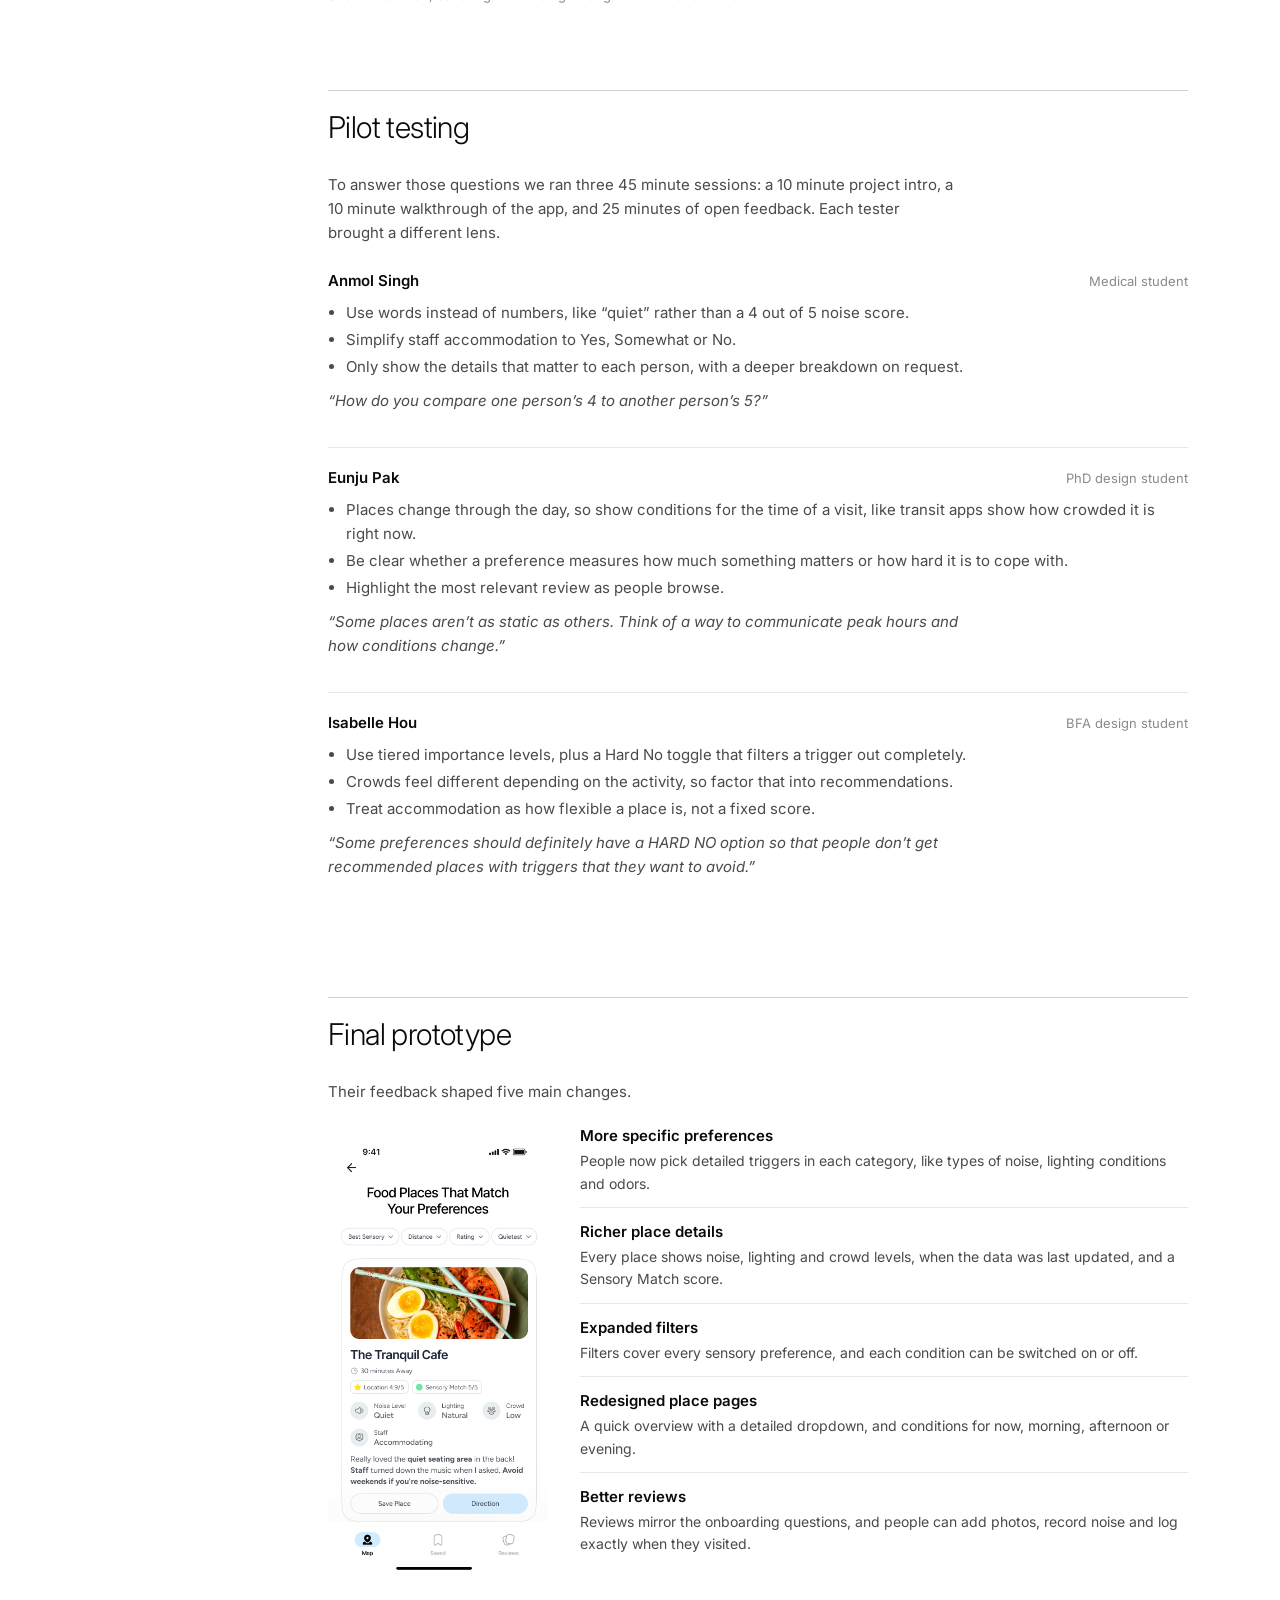
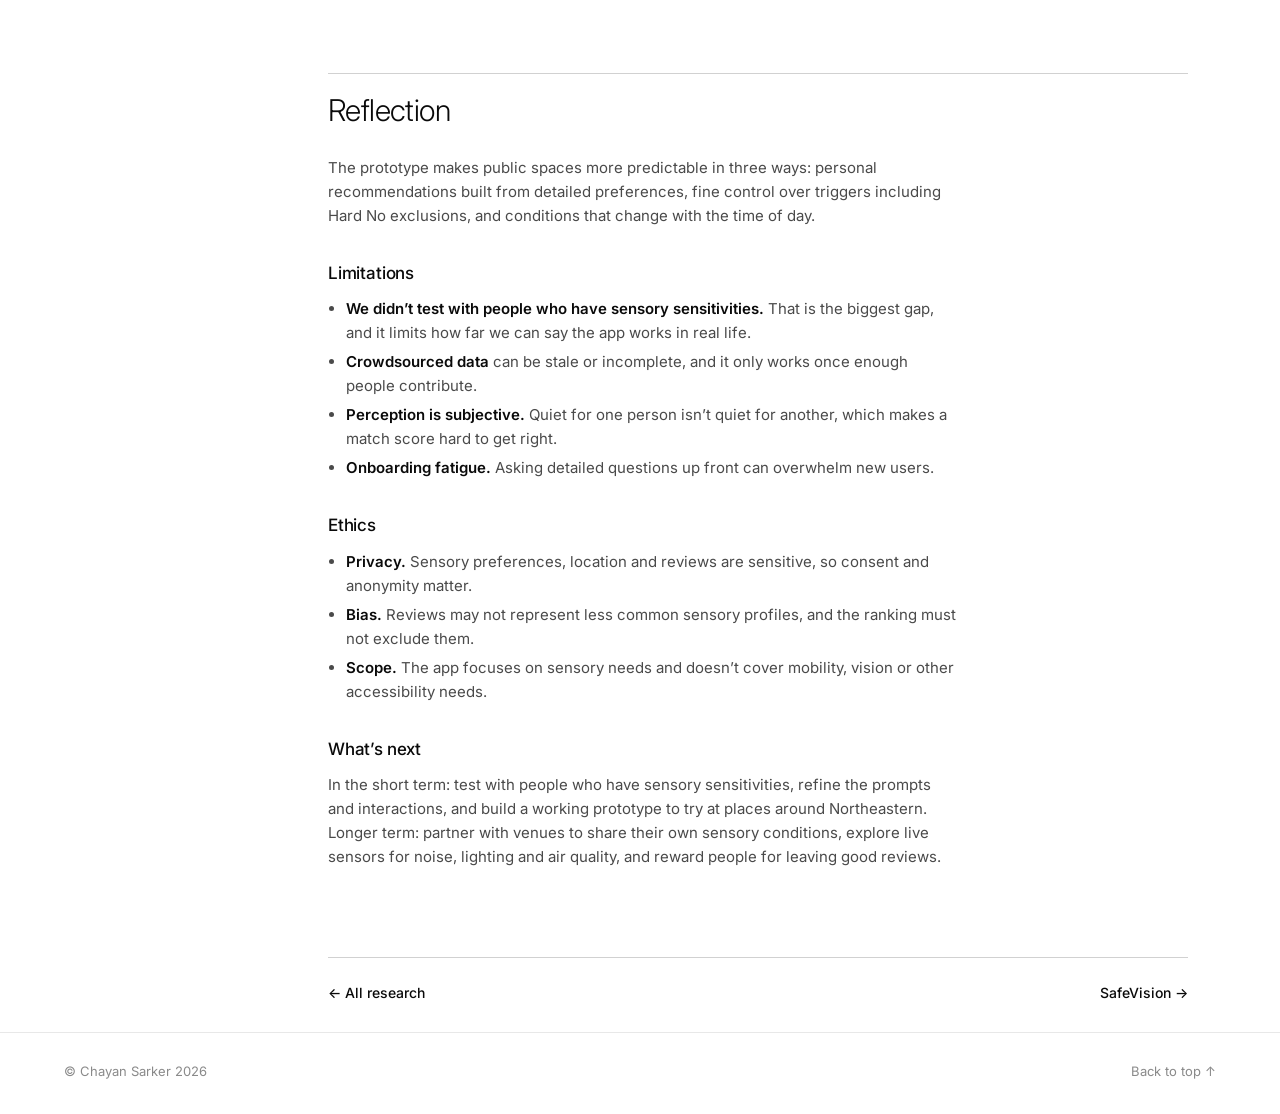
<file: work/sensease/index.html>
<!DOCTYPE html>
<html lang="en">
<head>
<meta charset="utf-8" />
<meta name="viewport" content="width=device-width, initial-scale=1" />
<title>SensEase case study, Chayan Sarker</title>
<meta name="description" content="SensEase helps people with sensory sensitivities know what a public space will feel like before they walk in." />
<link rel="icon" href="../../assets/favicon.png?v=2" type="image/png" />
<link rel="apple-touch-icon" href="../../assets/apple-touch-icon.png" />

<link rel="preconnect" href="https://fonts.googleapis.com" />
<link rel="preconnect" href="https://fonts.gstatic.com" crossorigin />
<link href="https://fonts.googleapis.com/css2?family=Inter:ital,wght@0,300;0,400;0,500;0,600;1,400&display=swap" rel="stylesheet" />
<link rel="stylesheet" href="../../home.css?v=16" />
<link rel="stylesheet" href="../../case.css?v=2" />

<script>
  (function () {
    var saved = null;
    try { saved = localStorage.getItem("theme"); } catch (e) {}
    var dark = saved ? saved === "dark" : matchMedia("(prefers-color-scheme: dark)").matches;
    document.documentElement.setAttribute("data-theme", dark ? "dark" : "light");
    try {
      var a = JSON.parse(localStorage.getItem("a11y")) || {}, r = document.documentElement;
      ["size","lh","ls","ws"].forEach(function (k) { if (a[k]) r.setAttribute("data-a11y-" + k, a[k]); });
      if (a.font) r.setAttribute("data-a11y-font", a.font);
      if (a.contrast) r.setAttribute("data-contrast", a.contrast);
      if (a.inputs) r.setAttribute("data-a11y-inputs", "on");
      if (a.motion) r.setAttribute("data-a11y-motion", "off");
    } catch (e) {}
  })();
</script>
</head>

<body id="top">

<header class="topbar">
  <div class="topbar-inner">
    <a class="brand" href="../../">Chayan Sarker</a>
    <div class="topbar-right">
      <a class="nav-link" href="../../">Home</a>
      <a class="nav-link" href="https://drive.google.com/file/d/1RV18TDG1cDBnGWZVuBGNNlk-Ste_xjFC/view?usp=sharing" target="_blank" rel="noopener">CV</a>
      <a class="hide-sm ext" href="https://www.chayan.design" target="_blank" rel="noopener">Switch to designer portfolio</a>
      <button class="theme-btn" id="a11y-btn" aria-label="Accessibility settings" aria-controls="a11y-panel" aria-expanded="false">
        <svg viewBox="0 0 24 24" fill="none" stroke="currentColor" stroke-width="1.6" stroke-linecap="round" aria-hidden="true"><circle cx="12" cy="12" r="10"/><circle cx="12" cy="6.8" r="1.4" fill="currentColor" stroke="none"/><path d="M7 9.6l5 1 5-1M12 10.6v3.4M12 14l-2.6 4.4M12 14l2.6 4.4"/></svg>
      </button>
      <button class="theme-btn" id="theme-btn" aria-label="Toggle dark mode">
        <svg viewBox="0 0 24 24" fill="none" stroke="currentColor" stroke-width="1.6" aria-hidden="true"><circle cx="12" cy="12" r="9"/><path d="M12 3a9 9 0 0 0 0 18z" fill="currentColor"/></svg>
      </button>
    </div>
  </div>
</header>

<main class="page case">
  <div class="layout">
    <nav class="toc" id="toc" data-auto aria-label="On this page"></nav>
    <div class="content">

    <header class="case-hero">
      <a class="back" href="../../#research">&larr; Research</a>
      <p class="eyebrow">Case study &middot; 2025</p>
      <h1>SensEase</h1>
      <p class="lede">A navigation app that helps people with sensory sensitivities know what a public space will feel like before they walk in.</p>
      <dl class="case-meta">
        <div><dt>Team</dt><dd>Chayan Sarker<br />Preet Singh</dd></div>
        <div><dt>Course</dt><dd>ARTG6600, Northeastern University</dd></div>
        <div><dt>Instructor</dt><dd><a href="https://www.khoury.northeastern.edu/people/maitraye-das/" target="_blank" rel="noopener">Dr. Maitraye Das</a></dd></div>
      </dl>
    </header>

    <figure class="case-cover">
      <img src="images/hero.png" width="727" height="847" alt="Two SensEase screens: the onboarding screen asking to enable location, and a list of food places ranked by how well they match the user's sensory preferences." />
    </figure>

    
    <section id="problem">
      <div class="section-head" data-num="01">The problem</div>
      <p>Public spaces like airports, malls and restaurants can be overwhelming for people with sensory sensitivities. The hardest part is unpredictability. There is no way to know what a place will be like until you are already there, which makes everyday outings stressful and exhausting.</p>
      <p>This affects autistic people, and also people with ADHD, PTSD, migraines, anxiety and more. Some places offer fixes like quiet hours, but they are inconsistent and don't reflect how noise, crowds or lighting change through the day.</p>
      <div class="stat-pair">
        <div><b>1 in 36</b><span>children in the U.S. are autistic (CDC, 2023).</span></div>
        <div><b>69 to 95%</b><span>of autistic people experience sensory sensitivities.</span></div>
      </div>
      <p><strong>The goal:</strong> a sensory friendly navigation tool with live insights about each place, ratings from other visitors, and recommendations tuned to each person's needs.</p>
    </section>

    <section id="research">
      <div class="section-head" data-num="02">Research</div>
      <p>We grounded the work in a study by Keren MacLennan and colleagues on the sensory experiences of autistic adults in public spaces. Supermarkets, restaurants, public transport and shopping centers were the most overwhelming. Outdoor spaces, museums and some entertainment venues were easier.</p>
      <p>The study describes six factors that decide whether a space enables or disables someone. We used them as the framework for everything the app measures.</p>
      <div class="card-grid">
        <div><h4>Sensoryscape</h4><p>Sounds, lights and smells that are hard to control or escape.</p></div>
        <div><h4>Space</h4><p>Layout and crowd density. Tight or busy areas cause overload.</p></div>
        <div><h4>Predictability</h4><p>Knowing what to expect. Unfamiliar or inconsistent layouts add stress.</p></div>
        <div><h4>Understanding</h4><p>How staff and the public respond to sensory needs.</p></div>
        <div><h4>Adjustments</h4><p>Flexible accommodations, like sensory friendly hours or other ways to communicate.</p></div>
        <div><h4>Recovery</h4><p>Quiet areas and the chance to take a break and regroup.</p></div>
      </div>
      <p class="figure"><small style="color: var(--muted); font-size: 12px;">Source: MacLennan et al., <em>&ldquo;It Is a Big Spider Web of Things&rdquo;: Sensory Experiences of Autistic Adults in Public Spaces.</em></small></p>
      <blockquote class="hmw">How might we empower individuals with sensory sensitivities to predict and navigate public spaces based on their unique sensory needs?</blockquote>
    </section>

    <section id="design">
      <div class="section-head" data-num="03">Designing it</div>
      <p>We started by deciding what the app needed to do. Six core features came out of that:</p>
      <div class="card-grid">
        <div><h4>Sensory preferences</h4><p>Set what matters to you: noise, crowds, odors, lighting, quiet spaces and staff.</p></div>
        <div><h4>Nearby places</h4><p>See at a glance which places around you match your needs.</p></div>
        <div><h4>Structured reviews</h4><p>Rate a place with tags, noise recordings and photos, and read reviews that matter to you.</p></div>
        <div><h4>Smart search</h4><p>Tailored suggestions for food, coffee, shopping and more.</p></div>
        <div><h4>Sensory breakdown</h4><p>Current and past conditions for each place, built from visitor reports.</p></div>
        <div><h4>Saved places</h4><p>Save places, add notes, and check the details before going back.</p></div>
      </div>

      <h3>Sketches</h3>
      <figure class="figure">
        <img src="images/sketches.jpg" width="1600" height="900" loading="lazy" alt="Whiteboard sketches of the onboarding, search, place detail, review and saved screens, with arrows showing the flow between them." />
        <figcaption>Initial sketches of the screens and the flow between them.</figcaption>
      </figure>

      <h3>Initial wireframes</h3>
      <p>We worked out which screens needed to be prototyped, put in rough content, and defined the navigation bar, the main calls to action and a first visual layout.</p>
      <figure class="figure">
        <img src="images/wireframes-1.jpg" width="1600" height="900" loading="lazy" alt="Grey low fidelity wireframes of about a dozen screens connected by flow lines." />
        <figcaption>First round of wireframes.</figcaption>
      </figure>

      <h3>Second iteration</h3>
      <p>Next we added fidelity and consistency, and experimented with different kinds of interactions. We still had open questions about some interactions, how much detail to ask for in prompts, and which information to show.</p>
      <figure class="figure">
        <img src="images/wireframes-2.jpg" width="1600" height="900" loading="lazy" alt="Thirteen higher fidelity grey screens covering preferences, map, search results, place details, reviews, saved places and filters." />
        <figcaption>Second iteration, covering onboarding through reviews and filters.</figcaption>
      </figure>
    </section>

    <section id="testing">
      <div class="section-head" data-num="04">Pilot testing</div>
      <p>To answer those questions we ran three 45 minute sessions: a 10 minute project intro, a 10 minute walkthrough of the app, and 25 minutes of open feedback. Each tester brought a different lens.</p>
      <div class="testers">
        <div class="tester">
          <div class="tester-head"><b>Anmol Singh</b><span>Medical student</span></div>
          <ul>
            <li>Use words instead of numbers, like &ldquo;quiet&rdquo; rather than a 4 out of 5 noise score.</li>
            <li>Simplify staff accommodation to Yes, Somewhat or No.</li>
            <li>Only show the details that matter to each person, with a deeper breakdown on request.</li>
          </ul>
          <p class="quote">&ldquo;How do you compare one person&rsquo;s 4 to another person&rsquo;s 5?&rdquo;</p>
        </div>
        <div class="tester">
          <div class="tester-head"><b>Eunju Pak</b><span>PhD design student</span></div>
          <ul>
            <li>Places change through the day, so show conditions for the time of a visit, like transit apps show how crowded it is right now.</li>
            <li>Be clear whether a preference measures how much something matters or how hard it is to cope with.</li>
            <li>Highlight the most relevant review as people browse.</li>
          </ul>
          <p class="quote">&ldquo;Some places aren&rsquo;t as static as others. Think of a way to communicate peak hours and how conditions change.&rdquo;</p>
        </div>
        <div class="tester">
          <div class="tester-head"><b>Isabelle Hou</b><span>BFA design student</span></div>
          <ul>
            <li>Use tiered importance levels, plus a Hard No toggle that filters a trigger out completely.</li>
            <li>Crowds feel different depending on the activity, so factor that into recommendations.</li>
            <li>Treat accommodation as how flexible a place is, not a fixed score.</li>
          </ul>
          <p class="quote">&ldquo;Some preferences should definitely have a HARD NO option so that people don&rsquo;t get recommended places with triggers that they want to avoid.&rdquo;</p>
        </div>
      </div>
    </section>

    <section id="final">
      <div class="section-head" data-num="05">Final prototype</div>
      <p>Their feedback shaped five main changes.</p>
      <div class="split">
        <img src="images/final-listing.png" width="393" height="852" loading="lazy" alt="Final design of a food place listing for The Tranquil Cafe, showing a Sensory Match of 5 out of 5, quiet noise, natural lighting, low crowd and accommodating staff." />
        <ul>
          <li><b>More specific preferences</b>People now pick detailed triggers in each category, like types of noise, lighting conditions and odors.</li>
          <li><b>Richer place details</b>Every place shows noise, lighting and crowd levels, when the data was last updated, and a Sensory Match score.</li>
          <li><b>Expanded filters</b>Filters cover every sensory preference, and each condition can be switched on or off.</li>
          <li><b>Redesigned place pages</b>A quick overview with a detailed dropdown, and conditions for now, morning, afternoon or evening.</li>
          <li><b>Better reviews</b>Reviews mirror the onboarding questions, and people can add photos, record noise and log exactly when they visited.</li>
        </ul>
      </div>
    </section>

    <section id="reflection">
      <div class="section-head" data-num="06">Reflection</div>
      <p>The prototype makes public spaces more predictable in three ways: personal recommendations built from detailed preferences, fine control over triggers including Hard No exclusions, and conditions that change with the time of day.</p>

      <h3>Limitations</h3>
      <ul class="list-plain">
        <li><b>We didn&rsquo;t test with people who have sensory sensitivities.</b> That is the biggest gap, and it limits how far we can say the app works in real life.</li>
        <li><b>Crowdsourced data</b> can be stale or incomplete, and it only works once enough people contribute.</li>
        <li><b>Perception is subjective.</b> Quiet for one person isn&rsquo;t quiet for another, which makes a match score hard to get right.</li>
        <li><b>Onboarding fatigue.</b> Asking detailed questions up front can overwhelm new users.</li>
      </ul>

      <h3>Ethics</h3>
      <ul class="list-plain">
        <li><b>Privacy.</b> Sensory preferences, location and reviews are sensitive, so consent and anonymity matter.</li>
        <li><b>Bias.</b> Reviews may not represent less common sensory profiles, and the ranking must not exclude them.</li>
        <li><b>Scope.</b> The app focuses on sensory needs and doesn&rsquo;t cover mobility, vision or other accessibility needs.</li>
      </ul>

      <h3>What&rsquo;s next</h3>
      <p>In the short term: test with people who have sensory sensitivities, refine the prompts and interactions, and build a working prototype to try at places around Northeastern. Longer term: partner with venues to share their own sensory conditions, explore live sensors for noise, lighting and air quality, and reward people for leaving good reviews.</p>
    </section>

    <nav class="case-next" aria-label="Case study navigation">
      <a href="../../#research">&larr; All research</a>
      <a href="../safevision/">SafeVision &rarr;</a>
    </nav>

    </div>
  </div>
</main>

<footer class="foot">
  <div class="foot-inner">
    <div class="foot-bottom">
      <span>&copy; Chayan Sarker <span id="year">2026</span></span>
      <a href="#top">Back to top &#8593;</a>
    </div>
  </div>
</footer>

<div class="a11y-scrim" id="a11y-scrim" hidden></div>
<aside class="a11y-panel" id="a11y-panel" role="dialog" aria-modal="true" aria-labelledby="a11y-heading" hidden>
  <div class="a11y-head">
    <h2 id="a11y-heading">Accessibility</h2>
    <button type="button" class="a11y-close" id="a11y-close" aria-label="Close accessibility settings">
      <svg viewBox="0 0 24 24" fill="none" stroke="currentColor" stroke-width="2" stroke-linecap="round" aria-hidden="true"><path d="M6 6l12 12M18 6L6 18"/></svg>
    </button>
  </div>
  <div class="a11y-body">
    <div class="a11y-group">
      <p class="a11y-title" id="a11y-size-t">Text Size</p>
      <p class="a11y-desc">Adjust text size</p>
      <div class="stepper" data-step="size" role="group" aria-labelledby="a11y-size-t">
        <button type="button" data-d="-1" aria-label="Decrease text size">&minus;</button>
        <output aria-live="polite">1</output>
        <button type="button" data-d="1" aria-label="Increase text size">+</button>
      </div>
    </div>
    <div class="a11y-group">
      <p class="a11y-title" id="a11y-lh-t">Line Spacing</p>
      <p class="a11y-desc">Adjust the spacing between lines of text</p>
      <div class="stepper" data-step="lh" role="group" aria-labelledby="a11y-lh-t">
        <button type="button" data-d="-1" aria-label="Decrease line spacing">&minus;</button>
        <output aria-live="polite">1</output>
        <button type="button" data-d="1" aria-label="Increase line spacing">+</button>
      </div>
    </div>
    <div class="a11y-group">
      <p class="a11y-title" id="a11y-ls-t">Letter Spacing</p>
      <p class="a11y-desc">Adjust the spacing between letters</p>
      <div class="stepper" data-step="ls" role="group" aria-labelledby="a11y-ls-t">
        <button type="button" data-d="-1" aria-label="Decrease letter spacing">&minus;</button>
        <output aria-live="polite">1</output>
        <button type="button" data-d="1" aria-label="Increase letter spacing">+</button>
      </div>
    </div>
    <div class="a11y-group">
      <p class="a11y-title" id="a11y-ws-t">Word Spacing</p>
      <p class="a11y-desc">Adjust the spacing between words</p>
      <div class="stepper" data-step="ws" role="group" aria-labelledby="a11y-ws-t">
        <button type="button" data-d="-1" aria-label="Decrease word spacing">&minus;</button>
        <output aria-live="polite">1</output>
        <button type="button" data-d="1" aria-label="Increase word spacing">+</button>
      </div>
    </div>
    <div class="a11y-group">
      <label class="a11y-title" for="a11y-font">Text Style</label>
      <p class="a11y-desc">Change the font used</p>
      <select id="a11y-font">
        <option value="">No Preference</option>
        <option value="atkinson">Atkinson Hyperlegible</option>
        <option value="lexend">Lexend</option>
        <option value="serif">Serif</option>
        <option value="mono">Monospace</option>
      </select>
    </div>
    <div class="a11y-group">
      <p class="a11y-title" id="a11y-contrast-t">Contrast</p>
      <p class="a11y-desc">Change text and background colours</p>
      <div class="swatches" role="radiogroup" aria-labelledby="a11y-contrast-t">
        <button type="button" role="radio" class="swatch sw-default" data-contrast-opt="" aria-label="Default" aria-checked="false">Aa</button>
        <button type="button" role="radio" class="swatch sw-high" data-contrast-opt="high" aria-label="High contrast" aria-checked="false">Aa</button>
        <button type="button" role="radio" class="swatch sw-dark" data-contrast-opt="dark" aria-label="Dark, high contrast" aria-checked="false">Aa</button>
        <button type="button" role="radio" class="swatch sw-yellow-black" data-contrast-opt="yellow-black" aria-label="Yellow on black" aria-checked="false">Aa</button>
        <button type="button" role="radio" class="swatch sw-black-yellow" data-contrast-opt="black-yellow" aria-label="Black on yellow" aria-checked="false">Aa</button>
        <button type="button" role="radio" class="swatch sw-gray" data-contrast-opt="gray" aria-label="Grayscale" aria-checked="false">Aa</button>
      </div>
    </div>
    <div class="a11y-group a11y-row">
      <div>
        <p class="a11y-title" id="a11y-inputs-t">Enhance Inputs</p>
        <p class="a11y-desc">Emphasize links, buttons, menus, and other inputs</p>
      </div>
      <button type="button" class="switch" role="switch" aria-checked="false" aria-labelledby="a11y-inputs-t" data-toggle="inputs"><span class="sw-track"></span><span class="sw-label">OFF</span></button>
    </div>
    <div class="a11y-group a11y-row">
      <div>
        <p class="a11y-title" id="a11y-motion-t">Stop Motion</p>
        <p class="a11y-desc">Pause animations and transitions</p>
      </div>
      <button type="button" class="switch" role="switch" aria-checked="false" aria-labelledby="a11y-motion-t" data-toggle="motion"><span class="sw-track"></span><span class="sw-label">OFF</span></button>
    </div>
  </div>
  <div class="a11y-foot"><button type="button" id="a11y-reset">Reset to defaults</button></div>
</aside>

  <script src="../../site.js?v=1"></script>
  <script src="../../a11y.js?v=2"></script>
</body>
</html>
</file>
<file: home.css>
/* Shared styles for every page. Case study pages add case.css on top. */
:root {
  --bg: #ffffff;
  --text: #0a0a0a;
  --soft: #4a4a4a;
  --muted: #8a8a8a;
  --line: rgba(0, 0, 0, 0.09);
  --line-strong: rgba(0, 0, 0, 0.18);
  --card: #f4f4f2;
  --chip: #eef3fb;
  --chip-ink: #2c4f86;
  --btn: #0a0a0a;
  --btn-ink: #ffffff;
  --sans: "Inter", ui-sans-serif, -apple-system, BlinkMacSystemFont, "Segoe UI", sans-serif;
}
html[data-theme="dark"] {
  --bg: #0b0b0c;
  --text: #ededed;
  --soft: #b4b4b6;
  --muted: #76767a;
  --line: rgba(255, 255, 255, 0.09);
  --line-strong: rgba(255, 255, 255, 0.2);
  --card: #151517;
  --chip: #18233a;
  --chip-ink: #a9c4f0;
  --btn: #ededed;
  --btn-ink: #0b0b0c;
}

* { box-sizing: border-box; }
html { scroll-behavior: smooth; scroll-padding-top: 80px; }
body {
  margin: 0;
  background: var(--bg);
  color: var(--text);
  font-family: var(--sans);
  font-size: 15px;
  line-height: 1.6;
  -webkit-font-smoothing: antialiased;
}
a { color: inherit; text-decoration: none; }
p { margin: 0; }
h1, h2, h3 { margin: 0; font-weight: 400; }

/* Top bar */
.topbar {
  position: sticky; top: 0; z-index: 10;
  background: color-mix(in srgb, var(--bg) 88%, transparent);
  backdrop-filter: blur(10px);
  -webkit-backdrop-filter: blur(10px);
}
.topbar-inner {
  max-width: 1216px; margin: 0 auto; padding: 0 32px;
  height: 60px; display: flex; align-items: center; justify-content: space-between;
  border-bottom: 1px solid var(--line);
}
.brand { font-weight: 500; font-size: 15px; letter-spacing: -0.01em; }
.topbar-right { display: flex; align-items: center; gap: 20px; font-size: 13px; color: var(--soft); }
.topbar-right a:hover { color: var(--text); }
.theme-btn {
  border: 0; background: none; padding: 4px; cursor: pointer; color: var(--soft);
  display: grid; place-items: center;
}
.theme-btn:hover { color: var(--text); }
.theme-btn svg { width: 16px; height: 16px; }

/* Page grid */
.page { max-width: 1216px; margin: 0 auto; padding: 0 32px; }
.intro { padding: 120px 0 40px; margin-left: 210px; }
.crumb { font-size: 13px; color: var(--muted); display: flex; gap: 8px; align-items: center; flex-wrap: wrap; }
.crumb strong { font-weight: 400; color: var(--text); }
h1 {
  font-size: clamp(42px, 6vw, 64px);
  font-weight: 300;
  letter-spacing: -0.035em;
  line-height: 1.02;
}

.sr-only { position: absolute; width: 1px; height: 1px; overflow: hidden; clip: rect(0 0 0 0); white-space: nowrap; }
.layout { padding-top: 56px; display: grid; grid-template-columns: 200px minmax(0, 1fr); column-gap: 64px; align-items: start; }
.toc {
  position: sticky; top: 100px;
  display: flex; flex-direction: column; gap: 2px;
  font-size: 13px; padding-top: 4px;
}
.toc a {
  color: var(--muted); padding-left: 10px; border-left: 2px solid transparent;
  line-height: 1.55; transition: color .15s;
}
.toc a:hover { color: var(--text); }
.toc a.active { color: var(--text); border-left-color: var(--text); }
.content { max-width: 860px; min-width: 0; }

/* Profile block */
.profile { display: grid; grid-template-columns: 320px 1fr; gap: 40px; padding-bottom: 72px; }
.portrait { width: 100%; aspect-ratio: 4 / 5; overflow: hidden; }
.portrait img { width: 100%; height: 100%; display: block; object-fit: cover; object-position: 50% 40%; }
.facts { display: grid; grid-template-columns: 1fr 1fr; gap: 28px 32px; align-content: start; }
.fact-head {
  font-size: 13px; font-weight: 500; padding-bottom: 8px; margin-bottom: 8px;
  border-bottom: 1px solid var(--line-strong);
}
.fact ul { list-style: none; margin: 0; padding: 0; font-size: 13px; color: var(--soft); line-height: 1.75; }
.fact a:hover { color: var(--text); text-decoration: underline; text-underline-offset: 3px; }
.actions { grid-column: 1 / -1; display: flex; gap: 10px; flex-wrap: wrap; }
.btn {
  display: inline-flex; align-items: center; gap: 8px;
  font-size: 13px; font-weight: 500; padding: 9px 16px; border-radius: 999px;
  border: 1px solid var(--line-strong); transition: opacity .15s, background .15s;
}
.btn.primary { background: var(--btn); color: var(--btn-ink); border-color: var(--btn); }
.btn:hover { opacity: .82; }
.stats { grid-column: 1 / -1; display: grid; grid-template-columns: repeat(3, 1fr); gap: 16px; }
.stat b { display: block; font-size: 30px; font-weight: 300; letter-spacing: -0.02em; line-height: 1.1; }
.stat span { font-size: 12px; color: var(--muted); }

/* Sections */
.sec { padding: 0 0 80px; }
.sec-head {
  display: flex; align-items: baseline; justify-content: space-between; gap: 16px; flex-wrap: wrap;
  border-top: 1px solid var(--line-strong); padding-top: 18px; margin-bottom: 32px;
}
h2 { font-size: 30px; font-weight: 300; letter-spacing: -0.02em; }
.bio p { color: var(--soft); max-width: 66ch; margin-bottom: 16px; }
.bio p:last-child { margin-bottom: 0; }
.bio a, .inline-link { color: var(--text); text-decoration: underline; text-decoration-color: var(--line-strong); text-underline-offset: 3px; }
.bio a:hover, .inline-link:hover { text-decoration-color: var(--text); }

/* Filter chips */
.filters { display: flex; gap: 6px; flex-wrap: wrap; }
.filters button {
  font: inherit; font-size: 12px; cursor: pointer;
  padding: 5px 12px; border-radius: 999px; border: 1px solid var(--line-strong);
  background: transparent; color: var(--soft);
}
.filters button[aria-pressed="true"] { background: var(--btn); color: var(--btn-ink); border-color: var(--btn); }

/* Research entries (publication style) */
.entries { list-style: none; margin: 0; padding: 0; }
.entry {
  display: grid; grid-template-columns: 110px minmax(0, 1fr) auto; gap: 24px;
  padding: 26px 0; border-bottom: 1px solid var(--line);
}
.entry:first-child { padding-top: 0; }
.entry[hidden] { display: none; }
.entry-type { font-size: 12px; color: var(--muted); }
.entry-type svg { display: block; width: 16px; height: 16px; margin-bottom: 8px; color: var(--soft); }
.entry h3 { font-size: 19px; font-weight: 500; letter-spacing: -0.01em; line-height: 1.35; margin-bottom: 6px; }
.entry h3 a:hover { text-decoration: underline; text-underline-offset: 4px; text-decoration-thickness: 1px; }
.entry .meta { font-size: 13px; color: var(--soft); }
.entry .meta b { font-weight: 600; color: var(--text); }
.entry .venue { font-size: 13px; color: var(--muted); font-style: italic; }
.entry .venue a { font-style: normal; font-weight: 500; color: var(--text); }
.tag {
  align-self: start; white-space: nowrap;
  font-size: 11px; padding: 4px 10px; border-radius: 999px;
  background: var(--chip); color: var(--chip-ink);
}
.note { font-size: 13px; color: var(--muted); margin-top: 20px; }

/* Timeline rows */
.rows { display: flex; flex-direction: column; }
.row {
  display: grid; grid-template-columns: 160px minmax(0, 1fr); gap: 24px;
  padding: 18px 0; border-bottom: 1px solid var(--line);
}
.row:first-child { padding-top: 0; }
.row:last-child { border-bottom: 0; padding-bottom: 0; }
.row .when { font-size: 13px; color: var(--muted); }
.row h3 { font-size: 16px; font-weight: 600; letter-spacing: -0.005em; }
.row h3 span { font-weight: 400; color: var(--soft); }
.row .sub { font-size: 13px; color: var(--soft); font-style: italic; }
.row p { font-size: 13px; color: var(--soft); margin-top: 2px; }
.row .small { font-size: 12px; color: var(--muted); margin-top: 4px; }

/* Project cards */
.cards { display: grid; grid-template-columns: repeat(2, 1fr); gap: 14px; }
.card {
  background: var(--card); padding: 22px 22px 20px; display: flex; flex-direction: column; gap: 6px;
  transition: transform .2s ease;
}
.card:hover { transform: translateY(-2px); }
.card .kicker { font-size: 11px; color: var(--muted); }
.card h3 { font-size: 18px; font-weight: 500; letter-spacing: -0.01em; }
.card p { font-size: 13px; color: var(--soft); }
.card .go { margin-top: auto; padding-top: 10px; font-size: 13px; font-weight: 500; }

/* Skills */
.skills { display: flex; flex-direction: column; }
.skills .row { grid-template-columns: 160px minmax(0, 1fr); }
.skills .row h3 { font-size: 13px; font-weight: 500; }

/* Footer */
.foot { border-top: 1px solid var(--line); margin-top: 20px; }
.foot-inner {
  max-width: 1216px; margin: 0 auto; padding: 28px 32px 32px;
  display: grid; grid-template-columns: 1fr 1fr 2fr; gap: 32px; font-size: 13px;
}
.foot h4 { margin: 0 0 10px; font-size: 11px; font-weight: 500; letter-spacing: .08em; text-transform: uppercase; color: var(--muted); }
.foot ul { list-style: none; margin: 0; padding: 0; line-height: 1.9; }
.foot a:hover { text-decoration: underline; text-underline-offset: 3px; }
.foot-bottom { grid-column: 1 / -1; display: flex; justify-content: space-between; gap: 12px; color: var(--muted); flex-wrap: wrap; }

.ext::after { content: " \2197"; font-size: .85em; color: var(--muted); }

/* Responsive */
@media (max-width: 1024px) {
  .intro { margin-left: 0; padding-top: 72px; }
  .layout { grid-template-columns: 1fr; }
  .toc { display: none; }
}
@media (max-width: 760px) {
  .page, .topbar-inner, .foot-inner { padding-left: 16px; padding-right: 16px; }
  .layout { padding-top: 32px; }
  .intro { padding-top: 48px; }
  .profile { grid-template-columns: 1fr; gap: 32px; }
  .portrait { max-width: 320px; }
  .entry { grid-template-columns: 1fr; gap: 8px; }
  .entry-type svg { display: none; }
  .tag { justify-self: start; }
  .row, .skills .row { grid-template-columns: 1fr; gap: 4px; }
  .cards { grid-template-columns: 1fr; }
  .foot-inner { grid-template-columns: 1fr 1fr; }
  .topbar-right .hide-sm { display: none; }
}
@media (max-width: 420px) {
  .facts { grid-template-columns: 1fr; }
}

/* ============================================================
   Accessibility settings (see a11y.js)
   ============================================================ */
:root { --focus: #2563eb; }

/* Text size: scales the page content, not the panel */
:root[data-a11y-size="2"] :is(.page, .foot) { zoom: 1.1; }
:root[data-a11y-size="3"] :is(.page, .foot) { zoom: 1.2; }
:root[data-a11y-size="4"] :is(.page, .foot) { zoom: 1.35; }
:root[data-a11y-size="5"] :is(.page, .foot) { zoom: 1.5; }

:root[data-a11y-lh="2"] :is(.page, .foot) * { line-height: 1.9 !important; }
:root[data-a11y-lh="3"] :is(.page, .foot) * { line-height: 2.2 !important; }
:root[data-a11y-lh="4"] :is(.page, .foot) * { line-height: 2.5 !important; }
:root[data-a11y-lh="5"] :is(.page, .foot) * { line-height: 2.8 !important; }

:root[data-a11y-ls="2"] :is(.page, .foot) * { letter-spacing: .04em !important; }
:root[data-a11y-ls="3"] :is(.page, .foot) * { letter-spacing: .08em !important; }
:root[data-a11y-ls="4"] :is(.page, .foot) * { letter-spacing: .12em !important; }
:root[data-a11y-ls="5"] :is(.page, .foot) * { letter-spacing: .16em !important; }

:root[data-a11y-ws="2"] :is(.page, .foot) * { word-spacing: .12em !important; }
:root[data-a11y-ws="3"] :is(.page, .foot) * { word-spacing: .24em !important; }
:root[data-a11y-ws="4"] :is(.page, .foot) * { word-spacing: .36em !important; }
:root[data-a11y-ws="5"] :is(.page, .foot) * { word-spacing: .48em !important; }

:root[data-a11y-font="atkinson"] { --sans: "Atkinson Hyperlegible", Verdana, sans-serif; }
:root[data-a11y-font="lexend"]   { --sans: "Lexend", Verdana, sans-serif; }
:root[data-a11y-font="serif"]    { --sans: Georgia, "Times New Roman", serif; }
:root[data-a11y-font="mono"]     { --sans: ui-monospace, SFMono-Regular, Menlo, monospace; }
:root[data-a11y-font] h1, :root[data-a11y-font] h2, :root[data-a11y-font] .stat b { font-weight: 400; }

/* Contrast themes */
:root[data-contrast="high"] {
  --bg: #fff; --text: #000; --soft: #000; --muted: #1f1f1f;
  --line: #000; --line-strong: #000; --card: #fff;
  --chip: #000; --chip-ink: #fff; --btn: #000; --btn-ink: #fff;
}
:root[data-contrast="dark"] {
  --bg: #000; --text: #fff; --soft: #fff; --muted: #e0e0e0;
  --line: #fff; --line-strong: #fff; --card: #000;
  --chip: #fff; --chip-ink: #000; --btn: #fff; --btn-ink: #000;
}
:root[data-contrast="yellow-black"] {
  --bg: #000; --text: #ffff00; --soft: #ffff00; --muted: #ffff00;
  --line: #ffff00; --line-strong: #ffff00; --card: #000;
  --chip: #ffff00; --chip-ink: #000; --btn: #ffff00; --btn-ink: #000;
}
:root[data-contrast="black-yellow"] {
  --bg: #ffff00; --text: #000; --soft: #000; --muted: #000;
  --line: #000; --line-strong: #000; --card: #ffff00;
  --chip: #000; --chip-ink: #ffff00; --btn: #000; --btn-ink: #ffff00;
}
:root[data-contrast="gray"] :is(.page, .foot, .topbar) { filter: grayscale(1); }
:root[data-contrast="high"] .portrait, :root[data-contrast="black-yellow"] .portrait { outline: 1px solid #000; }

/* Enhance inputs */
:root[data-a11y-inputs="on"] :is(.page, .foot, .topbar) a { text-decoration: underline !important; text-underline-offset: 3px; text-decoration-thickness: 2px !important; }
:root[data-a11y-inputs="on"] :is(.btn, .filters button, .theme-btn) { outline: 2px solid var(--text); outline-offset: 2px; }
:root[data-a11y-inputs="on"] :focus-visible { outline: 3px solid var(--focus) !important; outline-offset: 3px !important; }

/* Stop motion */
:root[data-a11y-motion="off"], :root[data-a11y-motion="off"] *, :root[data-a11y-motion="off"] *::before, :root[data-a11y-motion="off"] *::after {
  animation: none !important; transition: none !important; scroll-behavior: auto !important;
}
@media (prefers-reduced-motion: reduce) { html { scroll-behavior: auto; } }

:focus-visible { outline: 2px solid var(--focus); outline-offset: 2px; }

/* Panel */
.a11y-scrim {
  position: fixed; inset: 0; z-index: 40; background: rgba(0, 0, 0, .35);
  opacity: 0; transition: opacity .25s ease;
}
.a11y-panel {
  position: fixed; top: 0; right: 0; bottom: 0; z-index: 50;
  width: min(420px, 100vw); display: flex; flex-direction: column;
  background: #fff; color: #111; font-family: var(--sans);
  box-shadow: -12px 0 40px rgba(0, 0, 0, .15);
  transform: translateX(100%); transition: transform .25s ease;
  zoom: 1; line-height: 1.5; letter-spacing: normal; word-spacing: normal;
}
.a11y-open .a11y-scrim { opacity: 1; }
.a11y-open .a11y-panel { transform: none; }
.a11y-panel[hidden], .a11y-scrim[hidden] { display: none; }
.a11y-head { display: flex; align-items: center; justify-content: space-between; padding: 18px 24px; border-bottom: 1px solid #e6e6e6; }
.a11y-head h2 { font-size: 20px; font-weight: 500; letter-spacing: -0.01em; }
.a11y-close { border: 0; background: none; padding: 6px; cursor: pointer; color: #111; border-radius: 6px; }
.a11y-close svg { width: 20px; height: 20px; display: block; }
.a11y-close:hover { background: #f2f2f2; }
.a11y-body { flex: 1; overflow-y: auto; padding: 4px 24px 24px; }
.a11y-group { padding: 20px 0; border-bottom: 1px solid #ececec; }
.a11y-group:last-child { border-bottom: 0; }
.a11y-title { display: block; font-size: 15px; font-weight: 600; color: #111; }
.a11y-desc { font-size: 13px; color: #555; margin: 2px 0 12px; }
.a11y-row { display: flex; align-items: center; justify-content: space-between; gap: 16px; }
.a11y-row .a11y-desc { margin-bottom: 0; }

.stepper { display: inline-flex; align-items: center; border: 1px solid #ddd; border-radius: 8px; background: #fafafa; }
.stepper button { width: 40px; height: 38px; border: 0; background: none; font-size: 18px; cursor: pointer; color: #111; border-radius: 8px; }
.stepper button:hover:not(:disabled) { background: #eee; }
.stepper button:disabled { color: #bbb; cursor: default; }
.stepper output { min-width: 28px; text-align: center; font-size: 15px; font-weight: 500; }

#a11y-font {
  width: 100%; font: inherit; font-size: 14px; color: #111; background: #fafafa;
  border: 1px solid #ddd; border-radius: 8px; padding: 10px 12px;
}

.swatches { display: grid; grid-template-columns: repeat(3, 1fr); gap: 8px; }
.swatch {
  height: 46px; border-radius: 6px; border: 1px solid #ddd; cursor: pointer;
  font: 600 16px/1 var(--sans);
}
.swatch[aria-checked="true"] { outline: 2px solid var(--focus); outline-offset: 1px; border-color: var(--focus); }
.sw-default { background: #fff; color: #111; }
.sw-high { background: #fff; color: #000; border-color: #000; font-weight: 800; }
.sw-dark { background: #000; color: #fff; border-color: #000; }
.sw-yellow-black { background: #000; color: #ff0; border-color: #000; }
.sw-black-yellow { background: #ff0; color: #000; }
.sw-gray { background: #ddd; color: #777; }

.switch { display: inline-flex; align-items: center; gap: 8px; border: 0; background: none; cursor: pointer; padding: 4px; flex-shrink: 0; }
.sw-track { position: relative; width: 40px; height: 22px; border-radius: 999px; background: #d6d6d6; transition: background .2s; }
.sw-track::after { content: ""; position: absolute; top: 2px; left: 2px; width: 18px; height: 18px; border-radius: 50%; background: #fff; box-shadow: 0 1px 2px rgba(0,0,0,.25); transition: transform .2s; }
.switch[aria-checked="true"] .sw-track { background: #111; }
.switch[aria-checked="true"] .sw-track::after { transform: translateX(18px); }
.sw-label { font-size: 12px; font-weight: 600; letter-spacing: .06em; color: #333; min-width: 26px; }

.a11y-foot { padding: 16px 24px 20px; border-top: 1px solid #e6e6e6; }
#a11y-reset { width: 100%; padding: 12px; font: inherit; font-size: 14px; color: #333; background: #fff; border: 1px solid #ddd; border-radius: 8px; cursor: pointer; }
#a11y-reset:hover { background: #f5f5f5; }

.nav-link { color: var(--text); font-weight: 500; }
.nav-link:hover { text-decoration: underline; text-underline-offset: 4px; }
@media (max-width: 760px) { .topbar-right { gap: 14px; } }

/* Professor and inline links */
.entry .meta a, .case-meta dd a {
  text-decoration: underline; text-decoration-color: var(--line-strong);
  text-underline-offset: 3px; text-decoration-thickness: 1px;
}
.entry .meta a:hover, .case-meta dd a:hover { text-decoration-color: var(--text); }
</file>
<file: case.css>
/* Case study pages. Loaded after home.css and uses its tokens, so the
   pages share the home page's type, colours, header, footer and side menu. */

.case .content { max-width: 860px; }
.case section { padding: 0 0 72px; scroll-margin-top: 80px; }
.case section p { margin: 0 0 16px; color: var(--soft); max-width: 70ch; }
.case section p strong { color: var(--text); font-weight: 600; }
.case h3 { margin: 32px 0 10px; font-size: 17px; font-weight: 500; letter-spacing: -0.01em; }
.case a.link, .case section p a, .case .refs a {
  color: var(--text); text-decoration: underline; text-decoration-color: var(--line-strong); text-underline-offset: 3px;
}
.case a.link:hover, .case section p a:hover { text-decoration-color: var(--text); }

/* Small uppercase labels, same as the home page's quiet labels */
.eyebrow, .case-meta dt, .glance h4, .card-grid h4, .quote-grid cite {
  font-family: var(--sans); font-size: 11px; font-weight: 500;
  letter-spacing: .08em; text-transform: uppercase; color: var(--muted);
}

/* Hero */
.case-hero { padding: 0 0 40px; }
.back { display: inline-flex; gap: 6px; margin-bottom: 36px; font-size: 13px; color: var(--muted); }
.back:hover { color: var(--text); }
.eyebrow { margin: 0; }
.case-hero h1 {
  margin: 14px 0 18px;
  font-size: clamp(40px, 5.5vw, 60px); font-weight: 300; letter-spacing: -0.035em; line-height: 1.02;
}
.lede { margin: 0; font-size: 18px; line-height: 1.6; color: var(--soft); max-width: 60ch; }
.case-meta {
  display: grid; grid-template-columns: repeat(3, 1fr); gap: 24px 32px;
  margin: 40px 0 0; padding-top: 20px; border-top: 1px solid var(--line-strong);
}
.case-meta dt { margin-bottom: 6px; }
.case-meta dd { margin: 0; font-size: 14px; line-height: 1.55; color: var(--text); }

/* Covers */
.case-photo { margin: 0 0 40px; }
.case-photo img, .case-photo video { width: 100%; height: auto; display: block; background: var(--card); }
.case-cover { margin: 0 0 40px; padding: 32px 20px; background: #1e1e1e; display: flex; justify-content: center; }
.case-cover img { width: 100%; max-width: 320px; height: auto; display: block; }

/* At a glance */
.glance {
  display: grid; grid-template-columns: repeat(3, 1fr); gap: 14px; margin: 0 0 80px;
}
.glance div { background: var(--card); padding: 22px; }
.glance h4 { margin: 0 0 8px; }
.glance p { margin: 0; font-size: 14px; line-height: 1.6; color: var(--text); }

/* Section titles look like the home page's h2s */
.section-head {
  border-top: 1px solid var(--line-strong); padding-top: 18px; margin-bottom: 28px;
  font-size: 30px; font-weight: 300; letter-spacing: -0.02em; line-height: 1.2; color: var(--text);
}

/* Figures */
.figure { margin: 24px 0 12px; }
.figure img, .figure video { width: 100%; height: auto; display: block; }
.figure video { background: #151515; }
.figure figcaption { margin-top: 10px; font-size: 13px; color: var(--muted); }
.figure.tall { max-width: 380px; margin-left: auto; margin-right: auto; }
.figure.tall figcaption { text-align: center; }
.figure.diagram img { border: 0; mix-blend-mode: multiply; }
html[data-theme="dark"] .figure.diagram img { filter: invert(1) hue-rotate(180deg); mix-blend-mode: screen; }

/* Numbers */
.stat-pair { display: grid; grid-template-columns: 1fr 1fr; gap: 14px; margin: 24px 0; }
.stat-pair.three { grid-template-columns: repeat(3, 1fr); }
.stat-pair div { padding-top: 14px; border-top: 1px solid var(--line-strong); }
.stat-pair b { display: block; font-size: 36px; font-weight: 300; letter-spacing: -0.02em; line-height: 1.1; }
.stat-pair span { display: block; margin-top: 8px; font-size: 13px; color: var(--soft); line-height: 1.5; }

.card-grid { display: grid; grid-template-columns: 1fr 1fr; gap: 14px; margin: 24px 0 12px; }
.card-grid > div { background: var(--card); padding: 20px; }
.card-grid h4 { margin: 0 0 6px; color: var(--text); }
.card-grid p { margin: 0 !important; font-size: 14px; line-height: 1.6; }

.hmw {
  margin: 28px 0 12px; padding: 6px 0 6px 20px; border-left: 2px solid var(--text);
  font-size: 22px; font-weight: 300; line-height: 1.45; letter-spacing: -0.01em; color: var(--text);
}

/* Testing notes */
.testers { margin: 20px 0 12px; }
.tester { padding: 18px 0; border-top: 1px solid var(--line); }
.tester:first-child { border-top: 0; padding-top: 4px; }
.tester-head { display: flex; justify-content: space-between; gap: 12px; align-items: baseline; }
.tester-head b { font-weight: 600; }
.tester-head span { font-size: 13px; color: var(--muted); text-align: right; }
.tester ul { margin: 8px 0 10px; padding-left: 18px; color: var(--soft); }
.tester li { margin: 3px 0; }
.quote { margin: 0; font-size: 15px; color: var(--text); font-style: italic; }

.split { display: grid; grid-template-columns: 220px 1fr; gap: 32px; align-items: start; margin-top: 20px; }
.split img { width: 100%; height: auto; display: block; }
.split ul { margin: 0; padding: 0; list-style: none; }
.split li { padding: 12px 0; border-top: 1px solid var(--line); color: var(--soft); font-size: 14px; }
.split li:first-child { border-top: 0; padding-top: 0; }
.split li b { display: block; color: var(--text); font-weight: 600; font-size: 15px; margin-bottom: 2px; }

.list-plain { margin: 8px 0 16px; padding-left: 18px; color: var(--soft); max-width: 70ch; }
.list-plain li { margin: 5px 0; }
.list-plain b { color: var(--text); font-weight: 600; }

.chips { display: flex; flex-wrap: wrap; gap: 6px; margin: 16px 0 8px; }
.chips span { padding: 4px 12px; border-radius: 999px; background: var(--chip); color: var(--chip-ink); font-size: 12px; }

.qa { margin: 16px 0 20px; }
.qa div { padding: 14px 0; border-top: 1px solid var(--line); }
.qa div:first-child { border-top: 0; padding-top: 2px; }
.qa dt { font-weight: 600; font-size: 14px; }
.qa dd { margin: 4px 0 0; font-size: 14px; color: var(--soft); font-style: italic; }

.quote-grid { display: grid; grid-template-columns: repeat(3, 1fr); gap: 14px; margin: 12px 0 14px; }
.quote-grid blockquote { margin: 0; padding: 18px; background: var(--card); font-size: 14px; line-height: 1.6; color: var(--text); }
.quote-grid cite { display: block; margin-top: 12px; font-style: normal; }

.insights { list-style: none; margin: 20px 0 12px; padding: 0; counter-reset: ins; }
.insights li {
  counter-increment: ins; position: relative; padding: 14px 0 14px 40px;
  border-top: 1px solid var(--line); color: var(--soft); font-size: 14px;
}
.insights li:first-child { border-top: 0; }
.insights li::before { content: "0" counter(ins); position: absolute; left: 0; top: 15px; font-size: 13px; color: var(--muted); }
.insights b { display: block; color: var(--text); font-weight: 600; font-size: 15px; margin-bottom: 2px; }

.flow { display: grid; grid-template-columns: 1fr auto 1fr auto 1fr; align-items: stretch; gap: 10px; margin: 20px 0 12px; }
.flow .state { padding: 16px; background: var(--card); }
.flow .state b { display: flex; align-items: center; gap: 8px; font-size: 15px; font-weight: 600; }
.flow .state b::before { content: ""; width: 8px; height: 8px; border-radius: 50%; background: var(--c); }
.flow .state p { margin: 6px 0 0 !important; font-size: 13px; line-height: 1.5; }
.flow .arrow { align-self: center; color: var(--muted); }
.flow-note { font-size: 13px; color: var(--muted); }

.refs { margin: 8px 0 0; padding-left: 18px; font-size: 13px; color: var(--soft); }
.refs li { margin: 6px 0; }
.refs a { overflow-wrap: anywhere; }

mark.todo { background: rgba(255, 210, 0, .32); color: inherit; padding: 0 3px; }

/* Previous / next */
.case-next {
  display: flex; justify-content: space-between; gap: 12px;
  padding: 24px 0 8px; border-top: 1px solid var(--line-strong); font-size: 14px; font-weight: 500;
}
.case-next a:hover { text-decoration: underline; text-underline-offset: 4px; }

/* Accessibility settings reach the case content too */
:root[data-contrast] .case-cover { outline: 1px solid var(--line-strong); }

@media (max-width: 760px) {
  .case-meta { grid-template-columns: 1fr 1fr; }
  .glance, .card-grid, .stat-pair, .stat-pair.three, .quote-grid { grid-template-columns: 1fr; }
  .flow { grid-template-columns: 1fr; }
  .flow .arrow { transform: rotate(90deg); justify-self: center; }
  .split { grid-template-columns: 1fr; }
  .split img { max-width: 240px; margin: 0 auto; }
  .lede { font-size: 16px; }
}

/* Rough how it works sketches (SafeVision) */
.figure.sketch { max-width: 720px; margin-left: auto; margin-right: auto; }
.figure.sketch img { border-radius: 10px; border: 1px solid var(--line); }
.sketch-title { margin: 36px 0 4px; color: var(--text); font-weight: 600; }

/* SafeVision pipeline diagram and decision rule */
.pipeline-fig { margin: 24px 0 28px; }
.pipeline { list-style: none; margin: 0; padding: 0; display: flex; flex-wrap: wrap; gap: 22px 26px; }
.pipeline li { position: relative; flex: 1 1 110px; min-width: 110px; padding: 12px 12px 12px; background: var(--card); border-radius: 8px; }
.pipeline li:not(:last-child)::after { content: "\2192"; position: absolute; right: -19px; top: 50%; transform: translateY(-50%); color: var(--muted); font-size: 14px; }
.pipeline span { display: block; font-size: 11px; color: var(--muted); margin-bottom: 4px; }
.pipeline b { display: block; font-size: 14px; font-weight: 600; color: var(--text); line-height: 1.3; }
.pipeline small { display: block; margin-top: 3px; font-size: 12px; color: var(--soft); line-height: 1.4; }
.pipeline .out { background: transparent; border: 1px solid var(--line-strong); flex-basis: 150px; }
.pipeline .out b { display: flex; flex-wrap: wrap; align-items: center; gap: 5px; }
.pipeline .out i { width: 8px; height: 8px; border-radius: 50%; background: var(--c); display: inline-block; }
.pipeline .out em { font-style: normal; font-weight: 400; color: var(--muted); }
.pipeline-fig figcaption { margin-top: 10px; font-size: 13px; color: var(--muted); }
.rule { display: grid; grid-template-columns: repeat(3, 1fr); gap: 10px; margin: 16px 0 20px; }
.rule div { padding: 14px 16px; border-left: 2px solid #e0452f; background: var(--card); }
.rule b { display: block; font-size: 15px; font-weight: 600; color: var(--text); }
.rule span { display: block; margin-top: 4px; font-size: 13px; color: var(--soft); line-height: 1.45; }
@media (max-width: 760px) {
  .rule { grid-template-columns: 1fr; }
  .pipeline li { flex-basis: 40%; }
  .pipeline li:nth-child(2n)::after { display: none; }
}

/* SafeVision exploded parts view */
.parts { display: grid; grid-template-columns: 1fr; gap: 24px; margin: 20px 0 32px; }
.parts-fig { margin: 0; }
.parts-fig img { width: 100%; height: auto; display: block; border-radius: 10px; border: 1px solid var(--line); }
.parts-list { list-style: none; margin: 0; padding: 0; counter-reset: part; display: grid; grid-template-columns: repeat(3, 1fr); gap: 6px 24px; }
.parts-list li { counter-increment: part; position: relative; padding: 0 0 14px 38px; }
.parts-list li::before { content: counter(part); position: absolute; left: 0; top: 1px; width: 24px; height: 24px; border-radius: 50%; background: var(--text); color: var(--bg); font-size: 12px; font-weight: 600; display: grid; place-items: center; }
.parts-list b { display: block; font-size: 15px; font-weight: 600; color: var(--text); }
.parts-list span { display: block; margin-top: 2px; font-size: 13.5px; line-height: 1.5; color: var(--soft); }
@media (max-width: 760px) { .parts-list { grid-template-columns: 1fr 1fr; } }
@media (max-width: 460px) { .parts-list { grid-template-columns: 1fr; } }

/* SafeVision loop sketch */
.figure.sketch-wide { max-width: 960px; margin: 20px auto 32px; }
.figure.sketch-wide img { width: 100%; height: auto; border-radius: 10px; border: 1px solid var(--line); }
</file>
